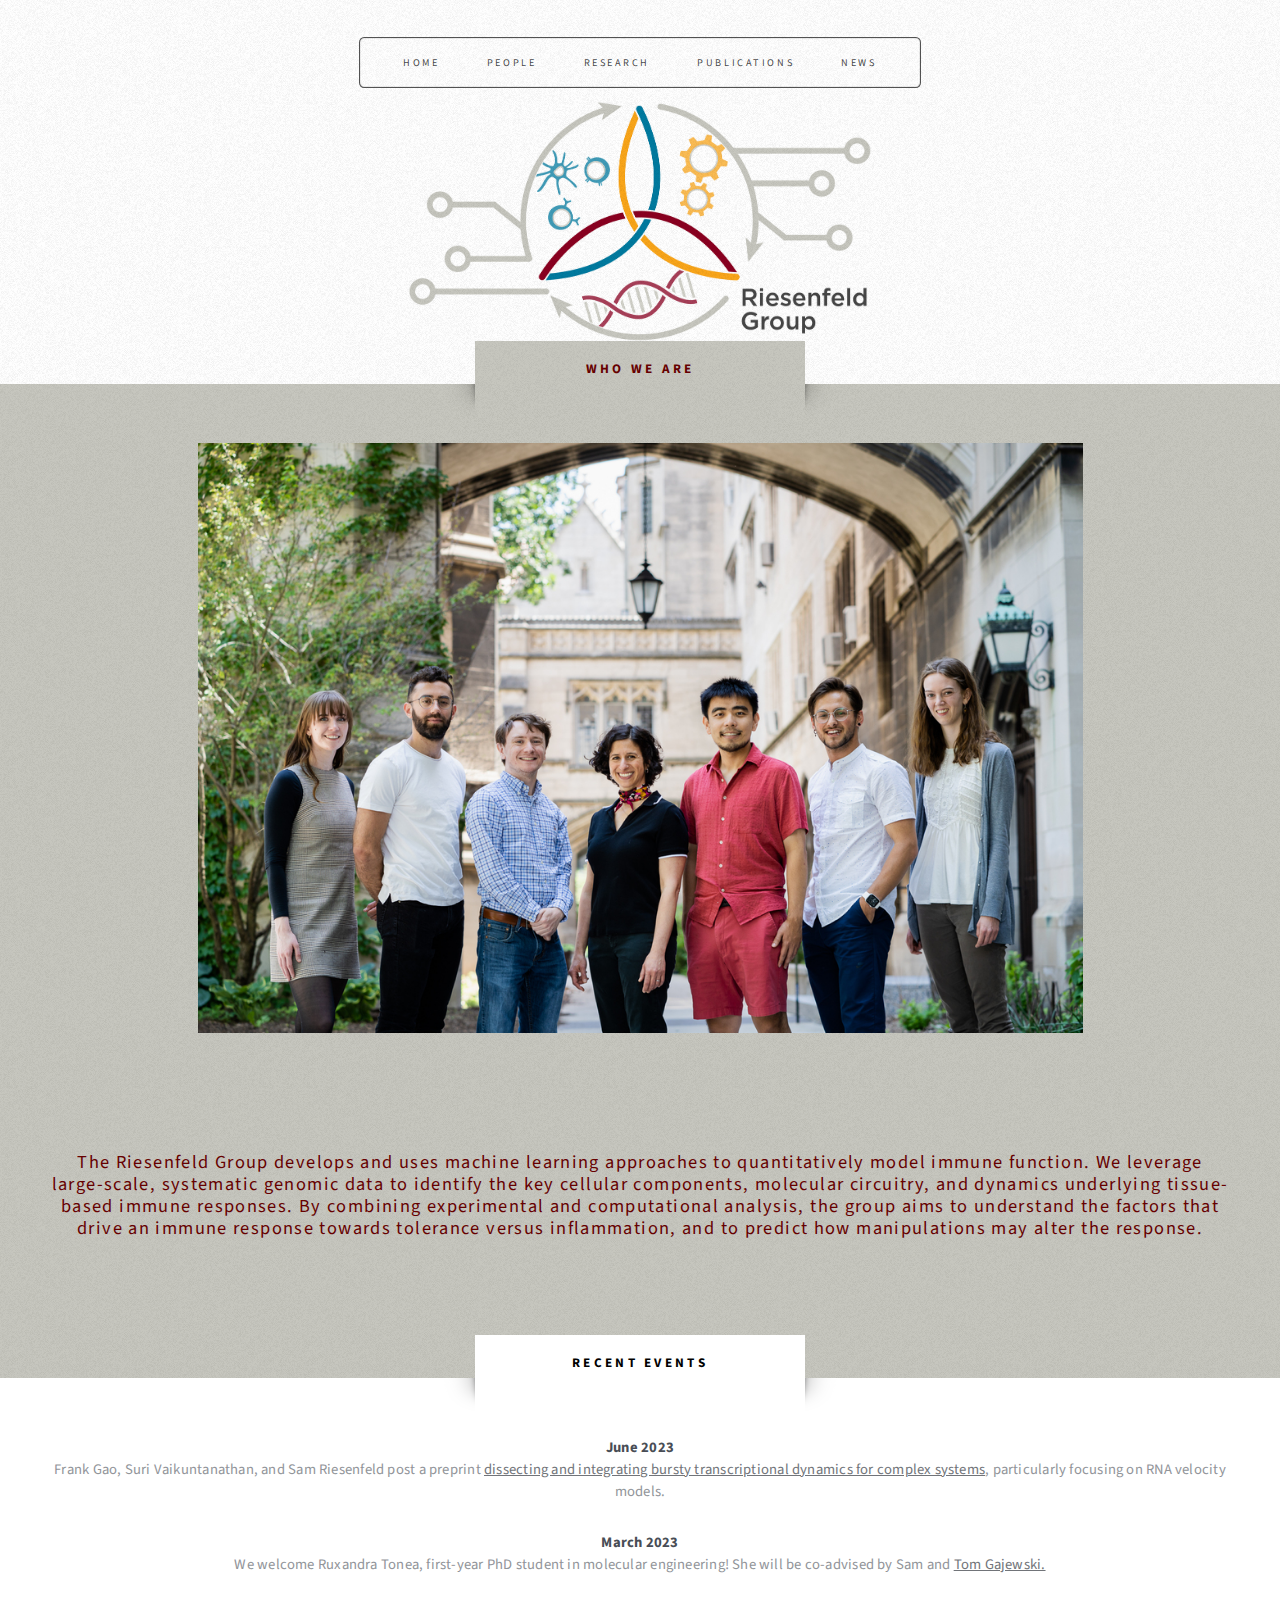
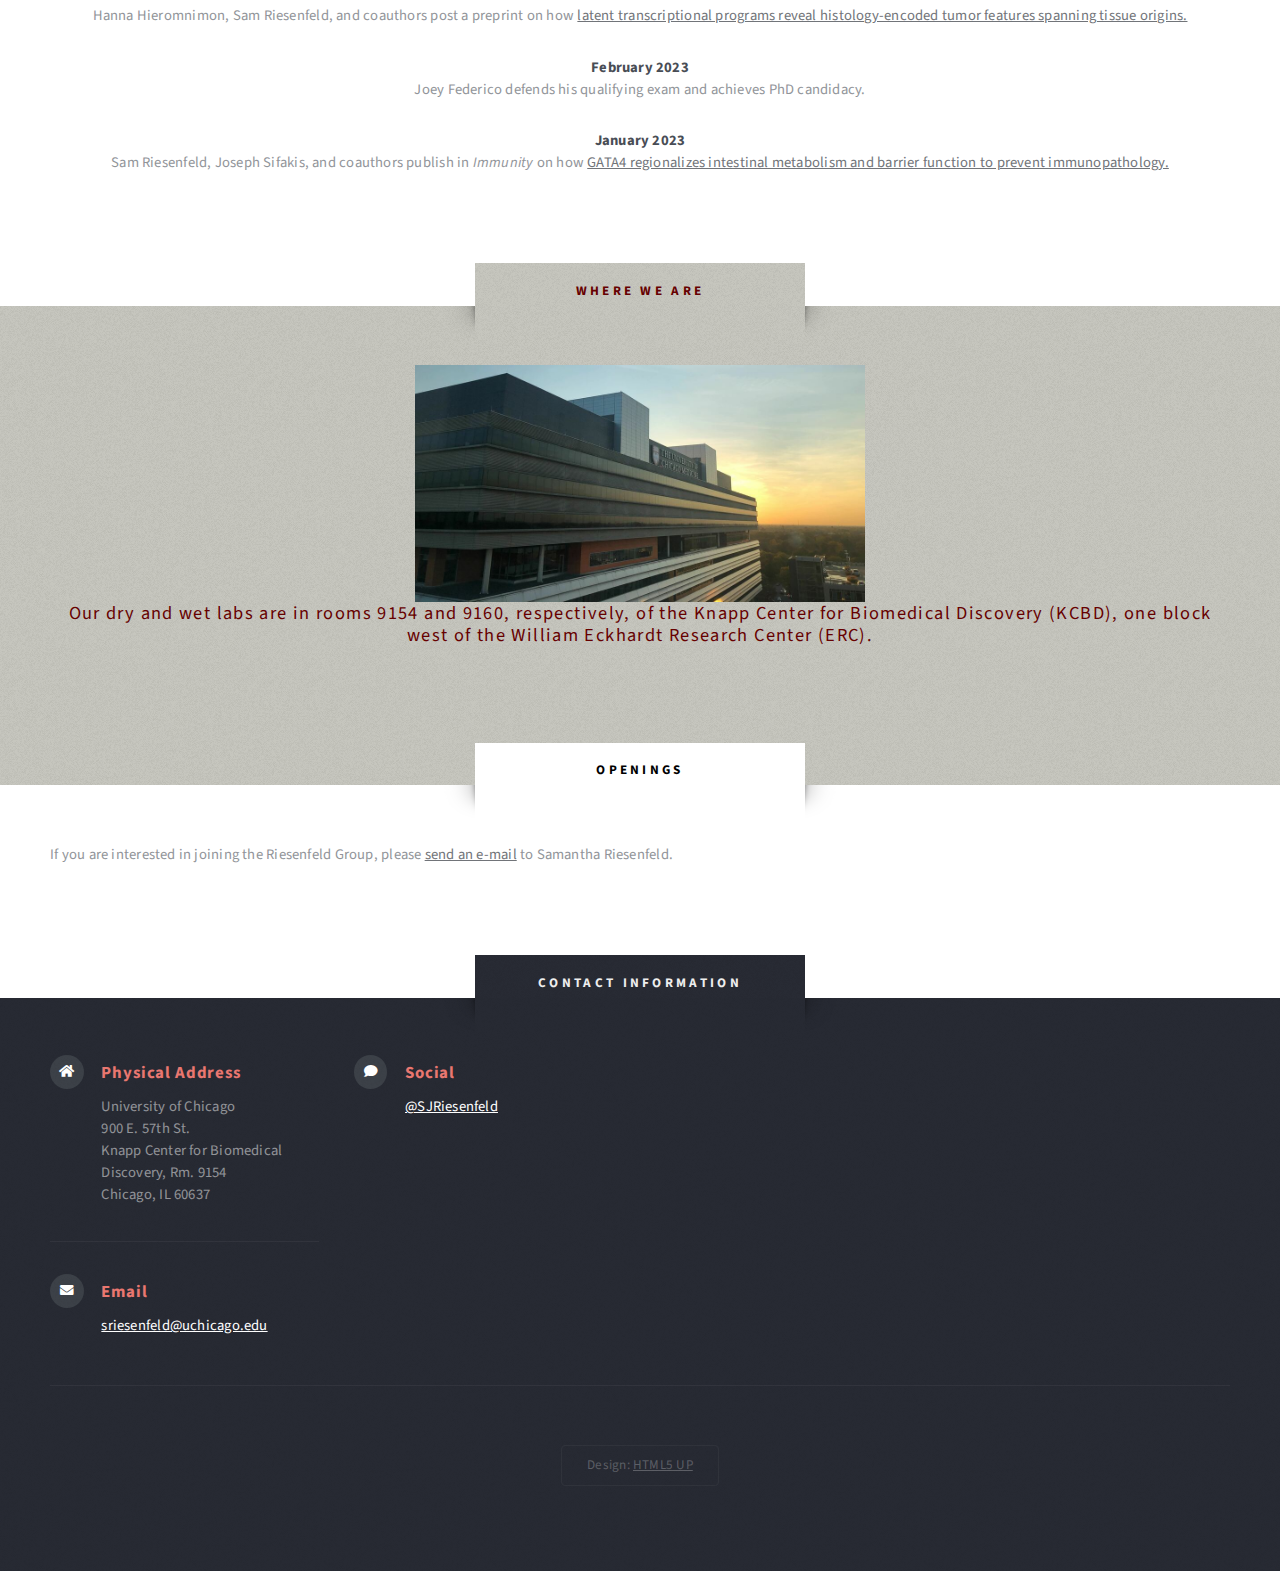
<file: index.html>
<!DOCTYPE HTML>
<!--
	Escape Velocity by HTML5 UP
	html5up.net | @ajlkn
	Free for personal and commercial use under the CCA 3.0 license (html5up.net/license)
-->
<html>
	<head>
		<title>The Riesenfeld Group at UChicago</title>
		<meta charset="utf-8" />
		<meta name="viewport" content="width=device-width, initial-scale=1, user-scalable=no" />
		<link rel="stylesheet" href="assets/css/main.css" />
		<link rel="icon" type="image/x-icon" href="favicon.ico">
	</head>
	<body class="homepage is-preload">
		<div id="page-wrapper">

			<!-- Header -->
				<section id="header" class="wrapper">

					<!-- Logo -->
						<div id="logo"></div>

					<!-- Nav -->
						<nav id="nav">
							<ul>
								<!-- comment out dropdown
								<li class="current"><a href="index.html">Home</a></li>
								<li>
									<a href="#">Dropdown</a>
									<ul>
										<li><a href="#">Lorem ipsum</a></li>
										<li><a href="#">Magna veroeros</a></li>
										<li><a href="#">Etiam nisl</a></li>
										<li>
											<a href="#">Sed consequat</a>
											<ul>
												<li><a href="#">Lorem dolor</a></li>
												<li><a href="#">Amet consequat</a></li>
												<li><a href="#">Magna phasellus</a></li>
												<li><a href="#">Etiam nisl</a></li>
												<li><a href="#">Sed feugiat</a></li>
											</ul>
										</li>
										<li><a href="#">Nisl tempus</a></li>
									</ul>
								</li>
								-->
								<li><a href="index.html">Home</a></li>
								<li><a href="people.html">People</a></li>
								<li><a href="research.html">Research</a></li>
								<li><a href="publications.html">Publications</a></li>
								<li><a href="news.html">News</a></li>
							</ul>
						</nav>

				</section>

			<!-- Intro -->
				<section id="intro" class="wrapper style1">
					<div class="title">Who we are</div>
					<div class="container">
						<div id="content">
							<article class="box post">
								<a class="image featured">
									<img src="images/group_smol.jpg" alt="" />
								</a>
							</article>
						</div>
						<p class="style1">The Riesenfeld Group develops and uses machine learning approaches to quantitatively model immune function. We leverage large-scale, systematic genomic data to identify the key cellular components, molecular circuitry, and dynamics underlying tissue-based immune responses. By combining experimental and computational analysis, the group aims to understand the factors that drive an immune response towards tolerance versus inflammation, and to predict how manipulations may alter the response.</p>
						<!-- remove excess text
						<p class="style2">
							Escape Velocity is a free responsive<br class="mobile-hide" />
							site template by <a href="http://html5up.net" class="nobr">HTML5 UP</a>
						</p>
						<p class="style3">It's <strong>responsive</strong>, built on <strong>HTML5</strong> and <strong>CSS3</strong>, and released for
						free under the <a href="http://html5up.net/license">Creative Commons Attribution 3.0 license</a>, so use it for any of
						your personal or commercial projects &ndash; just be sure to credit us!</p>
						-->

						<!-- remove button
						<ul class="actions">
							<li><a href="#" class="button style3 large">Proceed</a></li>
						</ul>
						--->
					</div>
				</section>

			<!-- Dynamically populated news-->
				<section id="intro" class="wrapper style2">
					<div class="title">Recent Events</div>
					<div class="container">
						<h2>June 2023</h2>
<p>Frank Gao, Suri Vaikuntanathan, and Sam Riesenfeld post a preprint <a href=https://doi.org/10.1101/2023.06.13.544828>dissecting and integrating bursty transcriptional dynamics for complex systems</a>, particularly focusing on RNA velocity models.</p>
<h2>March 2023</h2>
<p>We welcome Ruxandra Tonea, first-year PhD student in molecular engineering! She will be co-advised by Sam and <a href=https://pathology.uchicago.edu/faculty/thomas-f-gajewski-md-phd>Tom Gajewski.</a></p>
<p>Hanna Hieromnimon, Sam Riesenfeld, and coauthors post a preprint on how <a href=https://doi.org/10.1101/2023.03.22.533810>latent transcriptional programs reveal histology-encoded tumor features spanning tissue origins.</a></p>
<h2>February 2023</h2>
<p>Joey Federico defends his qualifying exam and achieves PhD candidacy.</p>
<h2>January 2023</h2>
<p>Sam Riesenfeld, Joseph Sifakis, and coauthors publish in <i>Immunity</i> on how <a href=https://www.cell.com/immunity/fulltext/S1074-7613(22)00645-8>GATA4 regionalizes intestinal metabolism and barrier function to prevent immunopathology.</a></p>

					</div>
				</section>

			<!-- Main -->
				<!-- Intro (not actually, but same style) -->
				<section id="intro" class="wrapper style1">
					<div class="title">Where we are</div>
					<div class="container">
						<!-- <a href="#" class="image left"> -->
						<a class="image centered">
							<img src="images/from_window_cropped.jpg" alt="" />
						</a>
						<p class="style1">Our dry and wet labs are in rooms 9154 and 9160, respectively, of the Knapp Center for Biomedical Discovery (KCBD), one block west of the William Eckhardt Research Center (ERC).</p>
					</div>
				</section>

				<!-- Main (not actually, but same style) -->
				<section id="main" class="wrapper style2">
					<div class="title">Openings</div>
					<div class="container">
						<p class="style1">If you are interested in joining the Riesenfeld Group, please <a href="mailto: sriesenfeld@uchicago.edu">send an e-mail</a> to Samantha Riesenfeld.</p>
					</div>
				</section>

			<!-- Highlights -->
			<!-- remove highlights
				<section id="highlights" class="wrapper style3">
					<div class="title">The Endorsements</div>
					<div class="container">
						<div class="row aln-center">
							<div class="col-4 col-12-medium">
								<section class="highlight">
									<a href="#" class="image featured"><img src="images/pic02.jpg" alt="" /></a>
									<h3><a href="#">Aliquam diam consequat</a></h3>
									<p>Eget mattis at, laoreet vel amet sed velit aliquam diam ante, dolor aliquet sit amet vulputate mattis amet laoreet lorem.</p>
									<ul class="actions">
										<li><a href="#" class="button style1">Learn More</a></li>
									</ul>
								</section>
							</div>
							<div class="col-4 col-12-medium">
								<section class="highlight">
									<a href="#" class="image featured"><img src="images/pic03.jpg" alt="" /></a>
									<h3><a href="#">Nisl adipiscing sed lorem</a></h3>
									<p>Eget mattis at, laoreet vel amet sed velit aliquam diam ante, dolor aliquet sit amet vulputate mattis amet laoreet lorem.</p>
									<ul class="actions">
										<li><a href="#" class="button style1">Learn More</a></li>
									</ul>
								</section>
							</div>
							<div class="col-4 col-12-medium">
								<section class="highlight">
									<a href="#" class="image featured"><img src="images/pic04.jpg" alt="" /></a>
									<h3><a href="#">Mattis tempus lorem</a></h3>
									<p>Eget mattis at, laoreet vel amet sed velit aliquam diam ante, dolor aliquet sit amet vulputate mattis amet laoreet lorem.</p>
									<ul class="actions">
										<li><a href="#" class="button style1">Learn More</a></li>
									</ul>
								</section>
							</div>
						</div>
					</div>
				</section>
			-->

			<!-- Footer -->
				<section id="footer" class="wrapper">
					<div class="title">Contact Information</div>
					<div class="container">
						<div class="row">
							<div class="col-6 col-12-medium">

								<!-- Contact -->
									<section class="feature-list small">
										<div class="row">
											<div class="col-6 col-12-small">
												<section>
													<h3 class="icon solid fa-home">Physical Address</h3>
													<p>
														University of Chicago<br />
														900 E. 57th St.<br />
														Knapp Center for Biomedical Discovery, Rm. 9154<br />
														Chicago, IL 60637
													</p>
												</section>
											</div>
											<div class="col-6 col-12-small">
												<section>
													<h3 class="icon solid fa-comment">Social</h3>
													<p>
														<a href="#">@SJRiesenfeld</a><br />
													</p>
												</section>
											</div>
											<div class="col-6 col-12-small">
												<section>
													<h3 class="icon solid fa-envelope">Email</h3>
													<p>
														<a href="mailto: sriesenfeld@uchicago.edu">sriesenfeld@uchicago.edu</a>
													</p>
												</section>
											</div>
											<div class="col-6 col-12-small">
											</div>
										</div>
									</section>

							</div>
						</div>
						<div id="copyright">
							<ul>
								<li>Design: <a href="http://html5up.net">HTML5 UP</a></li>
							</ul>
						</div>
					</div>
				</section>

		</div>

		<!-- Scripts -->
			<script src="assets/js/jquery.min.js"></script>
			<script src="assets/js/jquery.dropotron.min.js"></script>
			<script src="assets/js/browser.min.js"></script>
			<script src="assets/js/breakpoints.min.js"></script>
			<script src="assets/js/util.js"></script>
			<script src="assets/js/main.js"></script>

	</body>
</html>
</file>
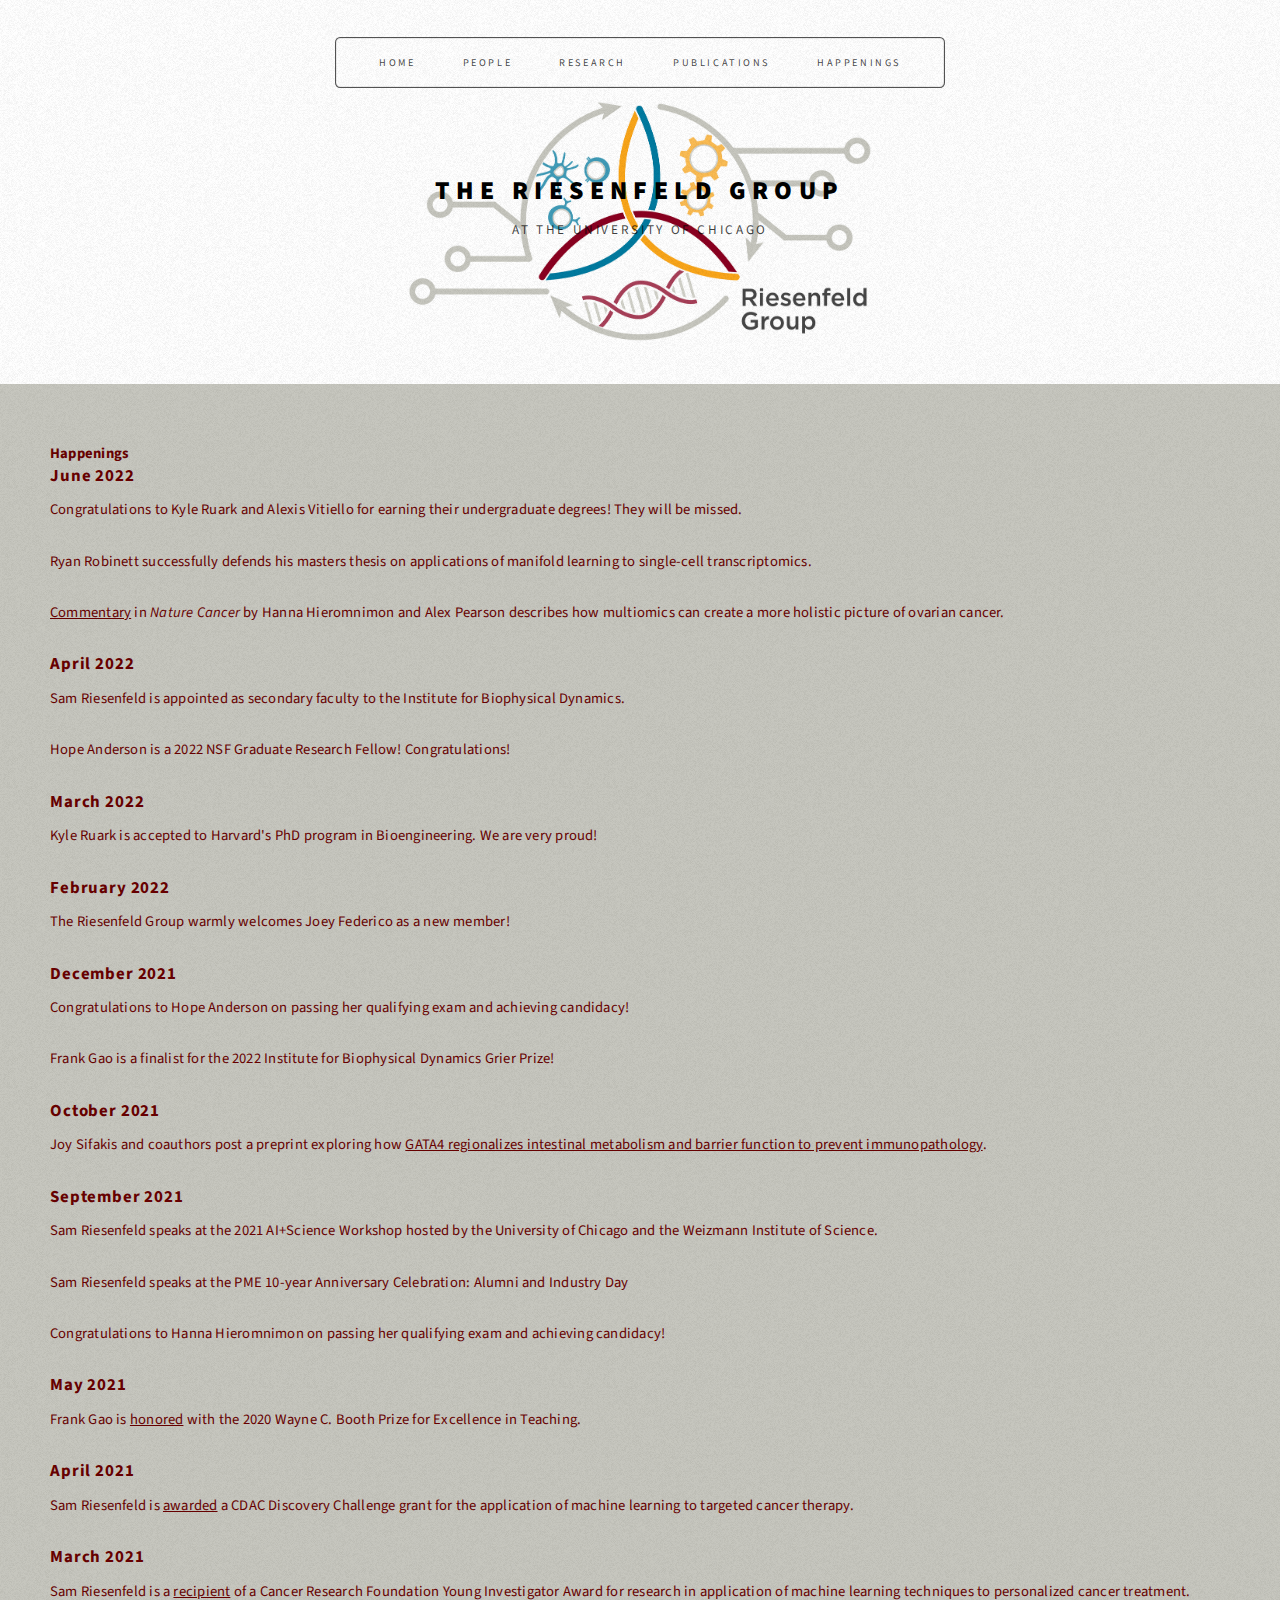
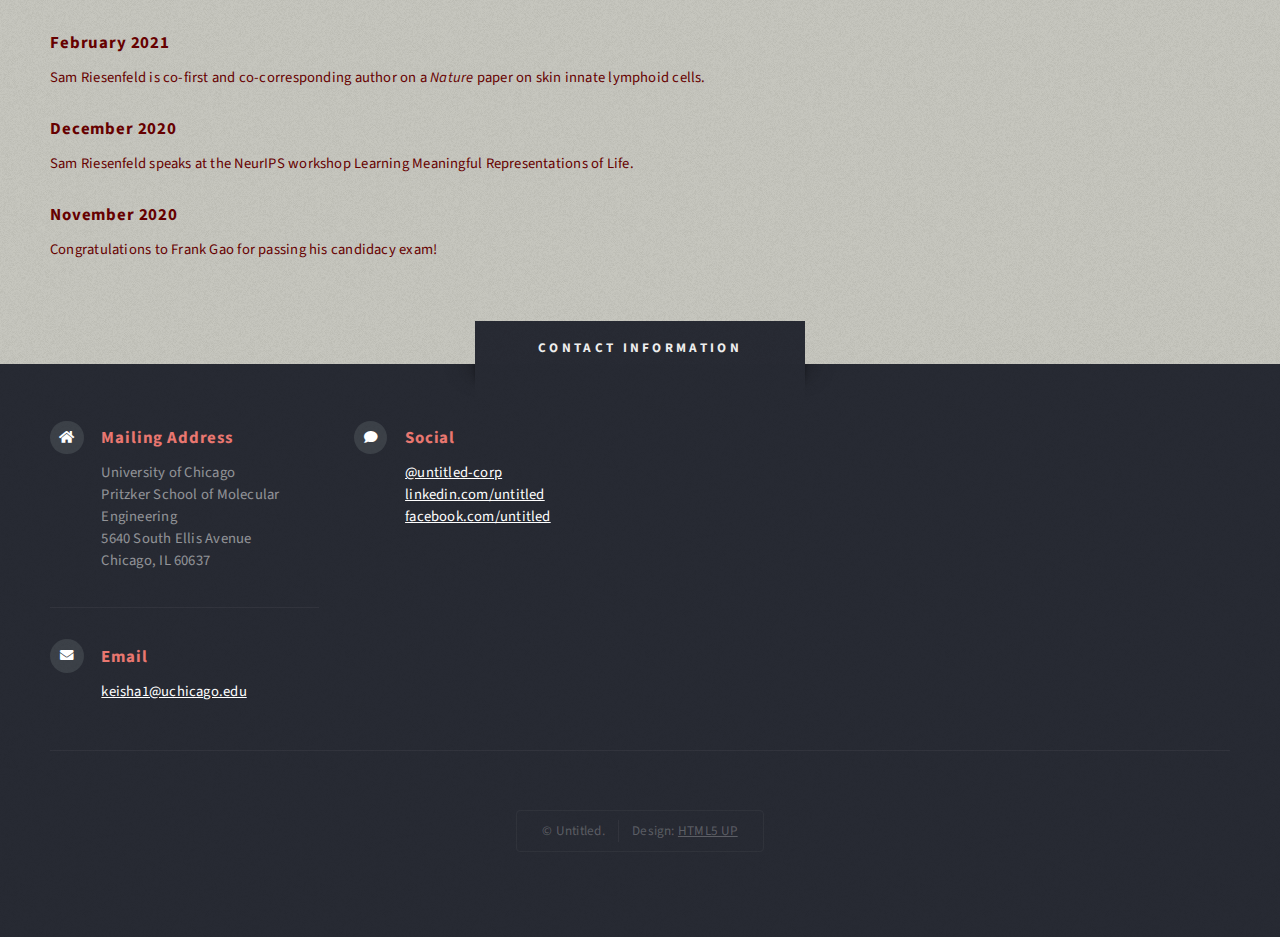
<file: happenings.html>
<!DOCTYPE HTML>
<!--
	Escape Velocity by HTML5 UP
	html5up.net | @ajlkn
	Free for personal and commercial use under the CCA 3.0 license (html5up.net/license)
-->
<html>
	<head>
		<title>The Riesenfeld Group at UChicago---Happenings</title>
		<meta charset="utf-8" />
		<meta name="viewport" content="width=device-width, initial-scale=1, user-scalable=no" />
		<link rel="stylesheet" href="assets/css/main.css" />
		<link rel="icon" type="image/x-icon" href="favicon.ico">
	</head>
	<body class="homepage is-preload">
		<div id="page-wrapper">

			<!-- Header -->
				<section id="header" class="wrapper">

					<!-- Logo -->
						<div id="logo">
							<h1><a href="index.html">The Riesenfeld Group</a></h1>
							<p>at the University of Chicago</p>
						</div>

					<!-- Nav -->
						<nav id="nav">
							<ul>
								<li><a href="index.html">Home</a></li>
								<li><a href="people.html">People</a></li>
								<li><a href="research.html">Research</a></li>
								<li><a href="publications.html">Publications</a></li>
								<li><a href="happenings.html">Happenings</a></li>
							</ul>
						</nav>

				</section>

			<!-- Main -->
				<div id="main" class="wrapper style1">
					<!--<div class="title">Happenings</div>-->
					<div class="container">
						<h1 class=style1>Happenings</h1>
						<!-- Content -->
							<div id="content">
								<article class="box post">
									<h2>June 2022</h2>
<p>Congratulations to Kyle Ruark and Alexis Vitiello for earning their undergraduate degrees! They will be missed.</p>
<p>Ryan Robinett successfully defends his masters thesis on applications of manifold learning to single-cell transcriptomics.</p>
<p><a href=https://www.nature.com/articles/s43018-022-00397-8>Commentary</a> in <i>Nature Cancer</i> by Hanna Hieromnimon and Alex Pearson describes how multiomics can create a more holistic picture of ovarian cancer.</p>
<h2>April 2022</h2>
<p>Sam Riesenfeld is appointed as secondary faculty to the Institute for Biophysical Dynamics.</p>
<p>Hope Anderson is a 2022 NSF Graduate Research Fellow! Congratulations!</p>
<h2>March 2022</h2>
<p>Kyle Ruark is accepted to Harvard's PhD program in Bioengineering. We are very proud!</p>
<h2>February 2022</h2>
<p>The Riesenfeld Group warmly welcomes Joey Federico as a new member!</p>
<h2>December 2021</h2>
<p>Congratulations to Hope Anderson on passing her qualifying exam and achieving candidacy!</p>
<p>Frank Gao is a finalist for the 2022 Institute for Biophysical Dynamics Grier Prize!</p>
<h2>October 2021</h2>
<p>Joy Sifakis and coauthors post a preprint exploring how <a href=https://www.biorxiv.org/content/10.1101/2021.10.28.466194v2>GATA4 regionalizes intestinal metabolism and barrier function to prevent immunopathology</a>.</p>
<h2>September 2021</h2>
<p>Sam Riesenfeld speaks at the 2021 AI+Science Workshop hosted by the University of Chicago and the Weizmann Institute of Science.</p>
<p>Sam Riesenfeld speaks at the PME 10-year Anniversary Celebration: Alumni and Industry Day</p>
<p>Congratulations to Hanna Hieromnimon on passing her qualifying exam and achieving candidacy!</p>
<h2>May 2021</h2>
<p>Frank Gao is <a href=https://physicalsciences.uchicago.edu/news/article/graduate-students-recognized-for-exceptional-teaching-of-undergraduates/>honored</a> with the 2020 Wayne C. Booth Prize for Excellence in Teaching.</p>
<h2>April 2021</h2>
<p>Sam Riesenfeld is <a href=https://datascience.uchicago.edu/news/cdac-discovery-challenge-awardees-train-data-science-on-medicine-clean-water-and-education/>awarded</a> a CDAC Discovery Challenge grant for the application of machine learning to targeted cancer therapy.</p>
<h2>March 2021</h2>
<p>Sam Riesenfeld is a <a href=https://pme.uchicago.edu/news/huanhuan-joyce-chen-and-samantha-riesenfeld-named-crf-young-investigators>recipient</a> of a Cancer Research Foundation Young Investigator Award for research in application of machine learning techniques to personalized cancer treatment.</p>
<h2>February 2021</h2>
<p>Sam Riesenfeld is co-first and co-corresponding author on a <i>Nature</i> paper on skin innate lymphoid cells.</p>
<h2>December 2020</h2>
<p>Sam Riesenfeld speaks at the NeurIPS workshop Learning Meaningful Representations of Life.</p>
<h2>November 2020</h2>
<p>Congratulations to Frank Gao for passing his candidacy exam!</p>

								</article>
							</div>

					</div>
				</div>

			<!-- Footer -->
				<section id="footer" class="wrapper">
					<div class="title">Contact Information</div>
					<div class="container">
						<div class="row">
							<div class="col-6 col-12-medium">

								<!-- Contact -->
									<section class="feature-list small">
										<div class="row">
											<div class="col-6 col-12-small">
												<section>
													<h3 class="icon solid fa-home">Mailing Address</h3>
													<p>
														University of Chicago<br />
														Pritzker School of Molecular Engineering<br />
														5640 South Ellis Avenue<br />
														Chicago, IL 60637
													</p>
												</section>
											</div>
											<div class="col-6 col-12-small">
												<section>
													<h3 class="icon solid fa-comment">Social</h3>
													<p>
														<a href="#">@untitled-corp</a><br />
														<a href="#">linkedin.com/untitled</a><br />
														<a href="#">facebook.com/untitled</a>
													</p>
												</section>
											</div>
											<div class="col-6 col-12-small">
												<section>
													<h3 class="icon solid fa-envelope">Email</h3>
													<p>
														<a href="#">keisha1@uchicago.edu</a>
													</p>
												</section>
											</div>
										</div>
									</section>

							</div>
						</div>
						<div id="copyright">
							<ul>
								<li>&copy; Untitled.</li><li>Design: <a href="http://html5up.net">HTML5 UP</a></li>
							</ul>
						</div>
					</div>
				</section>

		</div>

		<!-- Scripts -->
			<script src="assets/js/jquery.min.js"></script>
			<script src="assets/js/jquery.dropotron.min.js"></script>
			<script src="assets/js/browser.min.js"></script>
			<script src="assets/js/breakpoints.min.js"></script>
			<script src="assets/js/util.js"></script>
			<script src="assets/js/main.js"></script>

	</body>
</html>
</file>
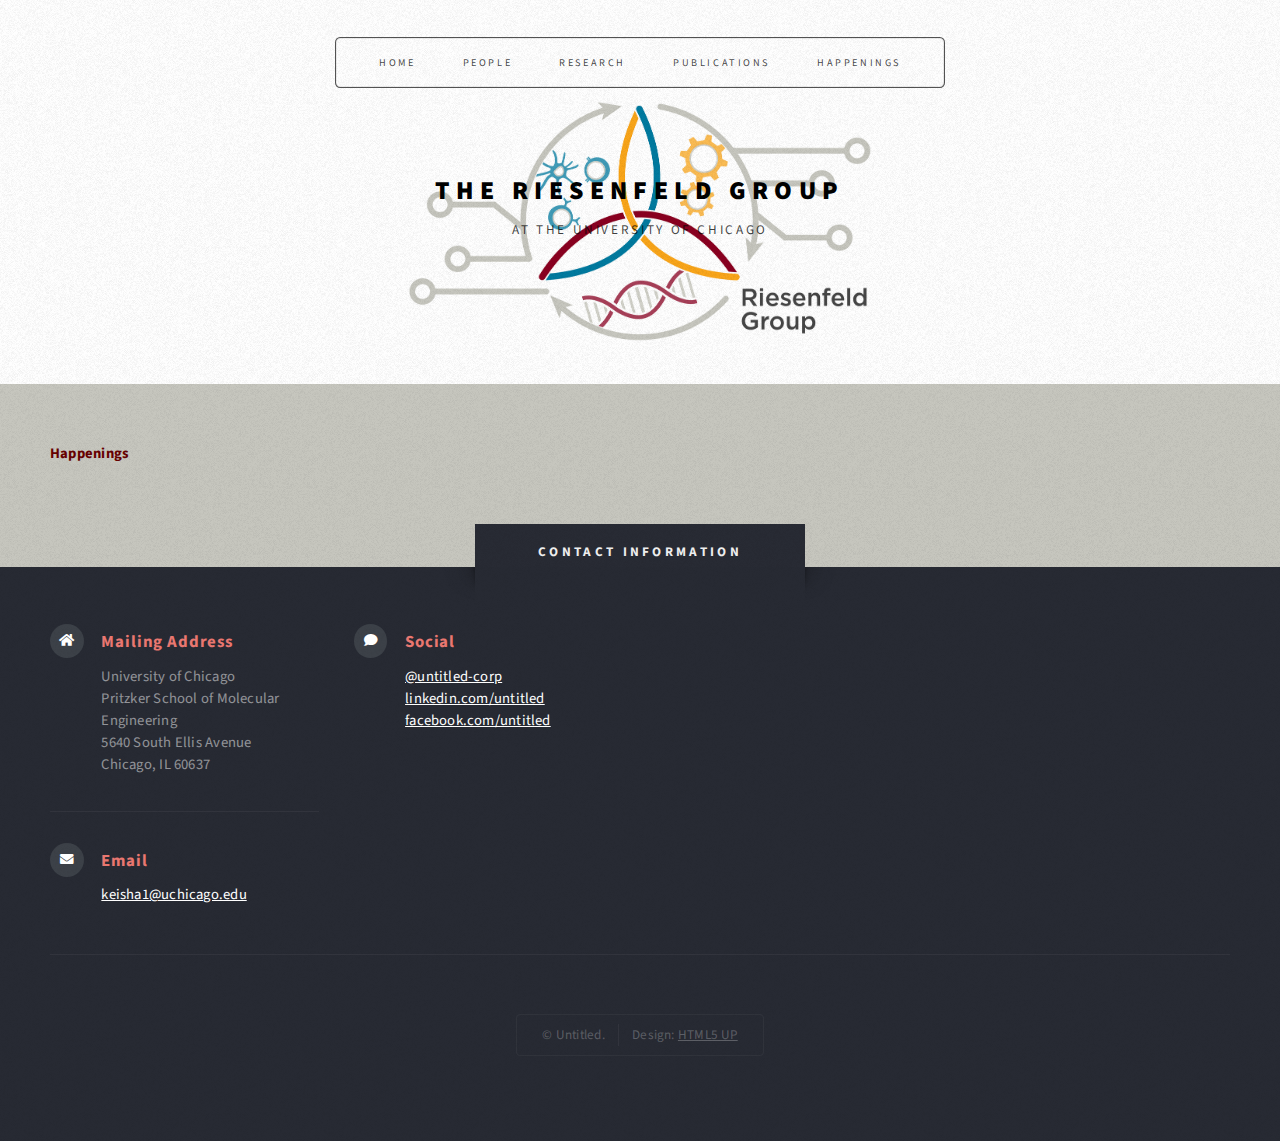
<file: happenings_pre.html>
<!DOCTYPE HTML>
<!--
	Escape Velocity by HTML5 UP
	html5up.net | @ajlkn
	Free for personal and commercial use under the CCA 3.0 license (html5up.net/license)
-->
<html>
	<head>
		<title>The Riesenfeld Group at UChicago---Happenings</title>
		<meta charset="utf-8" />
		<meta name="viewport" content="width=device-width, initial-scale=1, user-scalable=no" />
		<link rel="stylesheet" href="assets/css/main.css" />
		<link rel="icon" type="image/x-icon" href="favicon.ico">
	</head>
	<body class="homepage is-preload">
		<div id="page-wrapper">

			<!-- Header -->
				<section id="header" class="wrapper">

					<!-- Logo -->
						<div id="logo">
							<h1><a href="index.html">The Riesenfeld Group</a></h1>
							<p>at the University of Chicago</p>
						</div>

					<!-- Nav -->
						<nav id="nav">
							<ul>
								<li><a href="index.html">Home</a></li>
								<li><a href="people.html">People</a></li>
								<li><a href="research.html">Research</a></li>
								<li><a href="publications.html">Publications</a></li>
								<li><a href="happenings.html">Happenings</a></li>
							</ul>
						</nav>

				</section>

			<!-- Main -->
				<div id="main" class="wrapper style1">
					<!--<div class="title">Happenings</div>-->
					<div class="container">
						<h1 class=style1>Happenings</h1>
						<!-- Content -->
							<div id="content">
								<article class="box post">
									<!-- REPLACE ME -->
								</article>
							</div>

					</div>
				</div>

			<!-- Footer -->
				<section id="footer" class="wrapper">
					<div class="title">Contact Information</div>
					<div class="container">
						<div class="row">
							<div class="col-6 col-12-medium">

								<!-- Contact -->
									<section class="feature-list small">
										<div class="row">
											<div class="col-6 col-12-small">
												<section>
													<h3 class="icon solid fa-home">Mailing Address</h3>
													<p>
														University of Chicago<br />
														Pritzker School of Molecular Engineering<br />
														5640 South Ellis Avenue<br />
														Chicago, IL 60637
													</p>
												</section>
											</div>
											<div class="col-6 col-12-small">
												<section>
													<h3 class="icon solid fa-comment">Social</h3>
													<p>
														<a href="#">@untitled-corp</a><br />
														<a href="#">linkedin.com/untitled</a><br />
														<a href="#">facebook.com/untitled</a>
													</p>
												</section>
											</div>
											<div class="col-6 col-12-small">
												<section>
													<h3 class="icon solid fa-envelope">Email</h3>
													<p>
														<a href="#">keisha1@uchicago.edu</a>
													</p>
												</section>
											</div>
										</div>
									</section>

							</div>
						</div>
						<div id="copyright">
							<ul>
								<li>&copy; Untitled.</li><li>Design: <a href="http://html5up.net">HTML5 UP</a></li>
							</ul>
						</div>
					</div>
				</section>

		</div>

		<!-- Scripts -->
			<script src="assets/js/jquery.min.js"></script>
			<script src="assets/js/jquery.dropotron.min.js"></script>
			<script src="assets/js/browser.min.js"></script>
			<script src="assets/js/breakpoints.min.js"></script>
			<script src="assets/js/util.js"></script>
			<script src="assets/js/main.js"></script>

	</body>
</html>
</file>
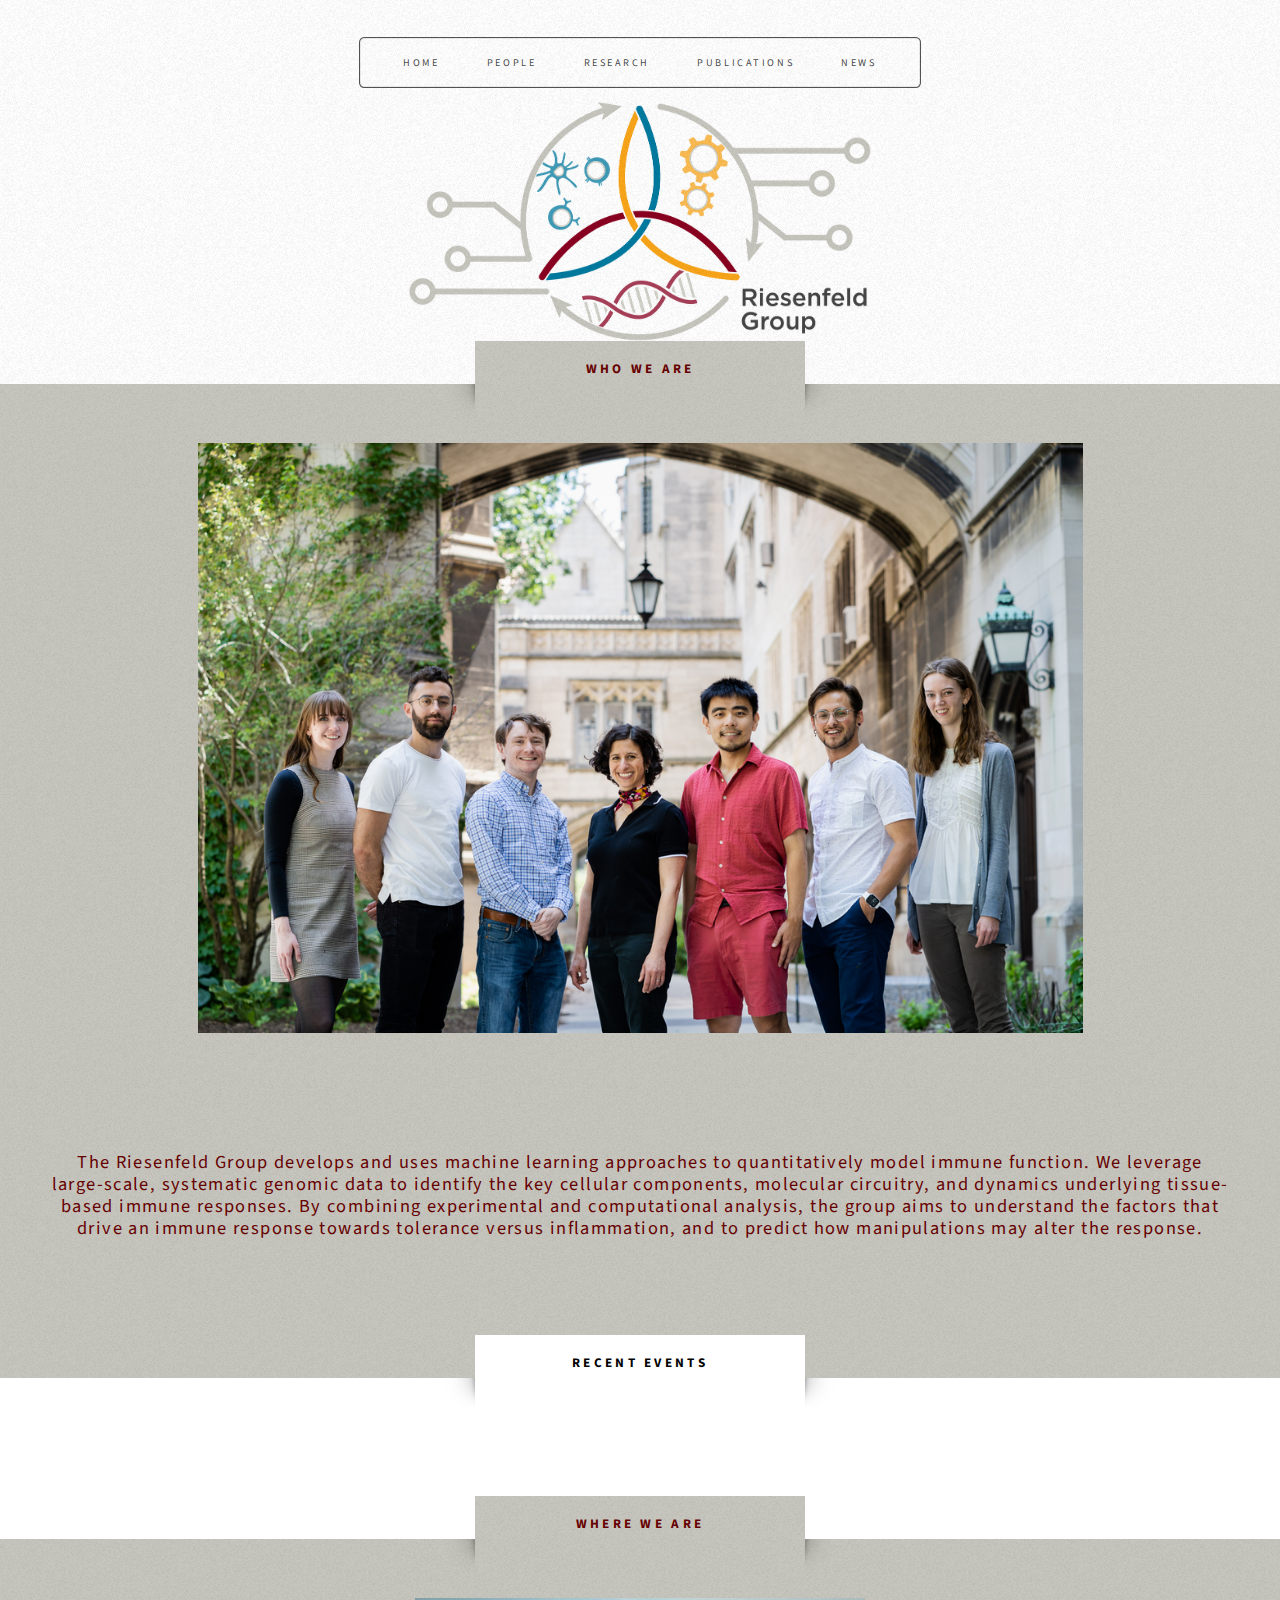
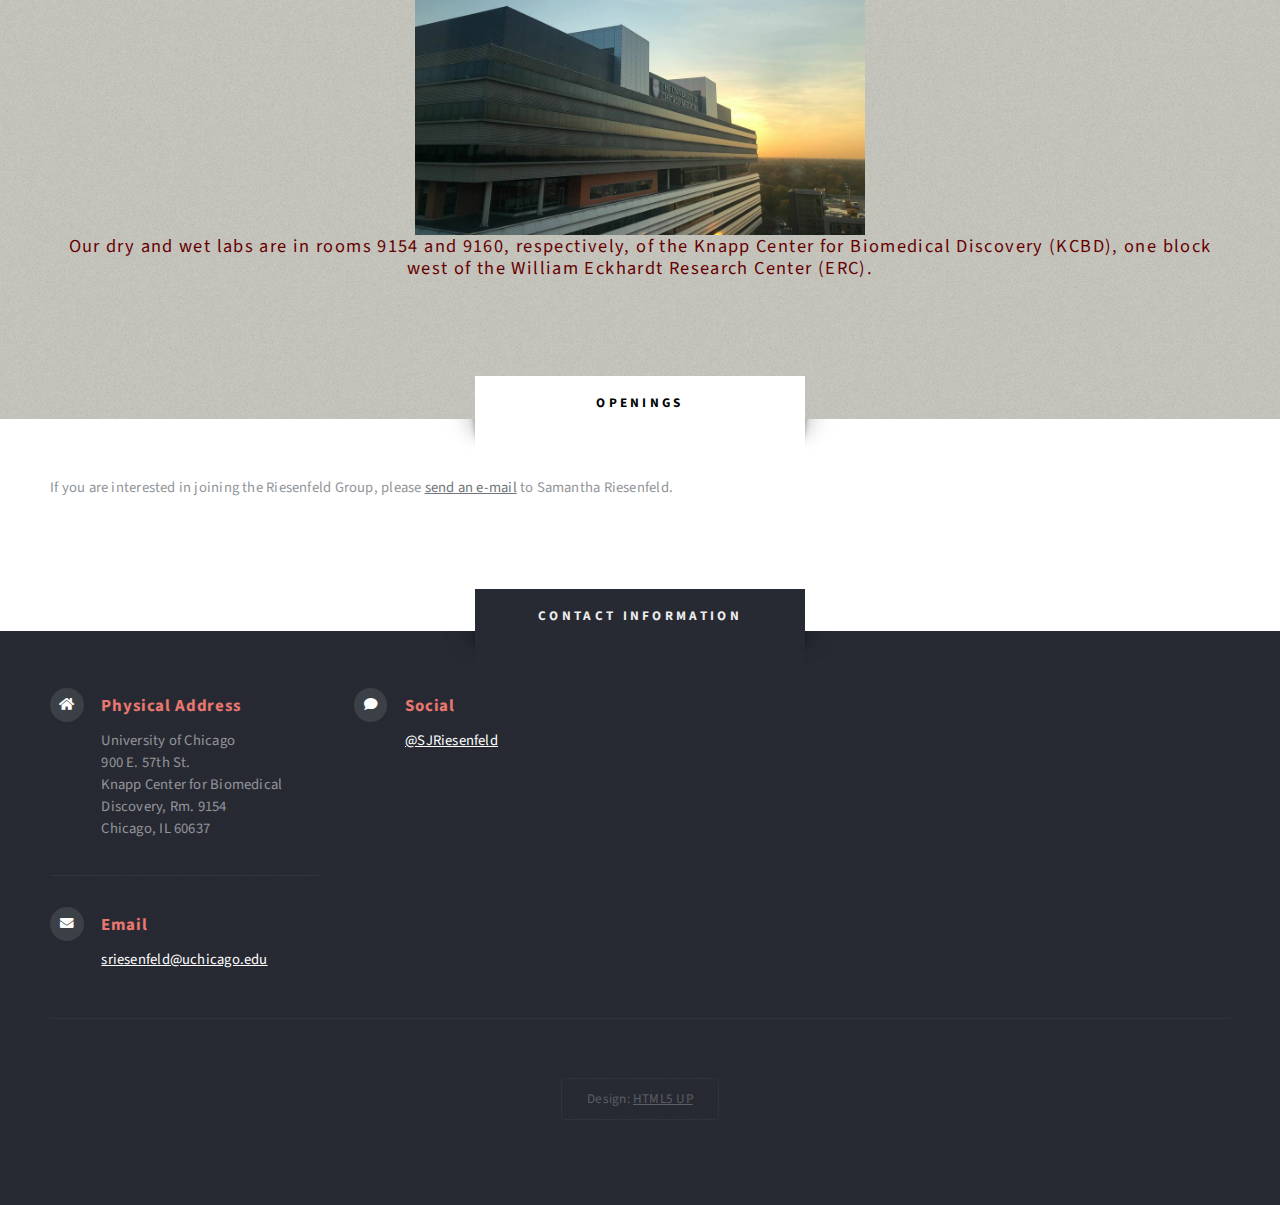
<file: index_pre.html>
<!DOCTYPE HTML>
<!--
	Escape Velocity by HTML5 UP
	html5up.net | @ajlkn
	Free for personal and commercial use under the CCA 3.0 license (html5up.net/license)
-->
<html>
	<head>
		<title>The Riesenfeld Group at UChicago</title>
		<meta charset="utf-8" />
		<meta name="viewport" content="width=device-width, initial-scale=1, user-scalable=no" />
		<link rel="stylesheet" href="assets/css/main.css" />
		<link rel="icon" type="image/x-icon" href="favicon.ico">
	</head>
	<body class="homepage is-preload">
		<div id="page-wrapper">

			<!-- Header -->
				<section id="header" class="wrapper">

					<!-- Logo -->
						<div id="logo"></div>

					<!-- Nav -->
						<nav id="nav">
							<ul>
								<!-- comment out dropdown
								<li class="current"><a href="index.html">Home</a></li>
								<li>
									<a href="#">Dropdown</a>
									<ul>
										<li><a href="#">Lorem ipsum</a></li>
										<li><a href="#">Magna veroeros</a></li>
										<li><a href="#">Etiam nisl</a></li>
										<li>
											<a href="#">Sed consequat</a>
											<ul>
												<li><a href="#">Lorem dolor</a></li>
												<li><a href="#">Amet consequat</a></li>
												<li><a href="#">Magna phasellus</a></li>
												<li><a href="#">Etiam nisl</a></li>
												<li><a href="#">Sed feugiat</a></li>
											</ul>
										</li>
										<li><a href="#">Nisl tempus</a></li>
									</ul>
								</li>
								-->
								<li><a href="index.html">Home</a></li>
								<li><a href="people.html">People</a></li>
								<li><a href="research.html">Research</a></li>
								<li><a href="publications.html">Publications</a></li>
								<li><a href="news.html">News</a></li>
							</ul>
						</nav>

				</section>

			<!-- Intro -->
				<section id="intro" class="wrapper style1">
					<div class="title">Who we are</div>
					<div class="container">
						<div id="content">
							<article class="box post">
								<a class="image featured">
									<img src="images/group_smol.jpg" alt="" />
								</a>
							</article>
						</div>
						<p class="style1">The Riesenfeld Group develops and uses machine learning approaches to quantitatively model immune function. We leverage large-scale, systematic genomic data to identify the key cellular components, molecular circuitry, and dynamics underlying tissue-based immune responses. By combining experimental and computational analysis, the group aims to understand the factors that drive an immune response towards tolerance versus inflammation, and to predict how manipulations may alter the response.</p>
						<!-- remove excess text
						<p class="style2">
							Escape Velocity is a free responsive<br class="mobile-hide" />
							site template by <a href="http://html5up.net" class="nobr">HTML5 UP</a>
						</p>
						<p class="style3">It's <strong>responsive</strong>, built on <strong>HTML5</strong> and <strong>CSS3</strong>, and released for
						free under the <a href="http://html5up.net/license">Creative Commons Attribution 3.0 license</a>, so use it for any of
						your personal or commercial projects &ndash; just be sure to credit us!</p>
						-->

						<!-- remove button
						<ul class="actions">
							<li><a href="#" class="button style3 large">Proceed</a></li>
						</ul>
						--->
					</div>
				</section>

			<!-- Dynamically populated news-->
				<section id="intro" class="wrapper style2">
					<div class="title">Recent Events</div>
					<div class="container">
						<!-- REPLACE ME -->
					</div>
				</section>

			<!-- Main -->
				<!-- Intro (not actually, but same style) -->
				<section id="intro" class="wrapper style1">
					<div class="title">Where we are</div>
					<div class="container">
						<!-- <a href="#" class="image left"> -->
						<a class="image centered">
							<img src="images/from_window_cropped.jpg" alt="" />
						</a>
						<p class="style1">Our dry and wet labs are in rooms 9154 and 9160, respectively, of the Knapp Center for Biomedical Discovery (KCBD), one block west of the William Eckhardt Research Center (ERC).</p>
					</div>
				</section>

				<!-- Main (not actually, but same style) -->
				<section id="main" class="wrapper style2">
					<div class="title">Openings</div>
					<div class="container">
						<p class="style1">If you are interested in joining the Riesenfeld Group, please <a href="mailto: sriesenfeld@uchicago.edu">send an e-mail</a> to Samantha Riesenfeld.</p>
					</div>
				</section>

			<!-- Highlights -->
			<!-- remove highlights
				<section id="highlights" class="wrapper style3">
					<div class="title">The Endorsements</div>
					<div class="container">
						<div class="row aln-center">
							<div class="col-4 col-12-medium">
								<section class="highlight">
									<a href="#" class="image featured"><img src="images/pic02.jpg" alt="" /></a>
									<h3><a href="#">Aliquam diam consequat</a></h3>
									<p>Eget mattis at, laoreet vel amet sed velit aliquam diam ante, dolor aliquet sit amet vulputate mattis amet laoreet lorem.</p>
									<ul class="actions">
										<li><a href="#" class="button style1">Learn More</a></li>
									</ul>
								</section>
							</div>
							<div class="col-4 col-12-medium">
								<section class="highlight">
									<a href="#" class="image featured"><img src="images/pic03.jpg" alt="" /></a>
									<h3><a href="#">Nisl adipiscing sed lorem</a></h3>
									<p>Eget mattis at, laoreet vel amet sed velit aliquam diam ante, dolor aliquet sit amet vulputate mattis amet laoreet lorem.</p>
									<ul class="actions">
										<li><a href="#" class="button style1">Learn More</a></li>
									</ul>
								</section>
							</div>
							<div class="col-4 col-12-medium">
								<section class="highlight">
									<a href="#" class="image featured"><img src="images/pic04.jpg" alt="" /></a>
									<h3><a href="#">Mattis tempus lorem</a></h3>
									<p>Eget mattis at, laoreet vel amet sed velit aliquam diam ante, dolor aliquet sit amet vulputate mattis amet laoreet lorem.</p>
									<ul class="actions">
										<li><a href="#" class="button style1">Learn More</a></li>
									</ul>
								</section>
							</div>
						</div>
					</div>
				</section>
			-->

			<!-- Footer -->
				<section id="footer" class="wrapper">
					<div class="title">Contact Information</div>
					<div class="container">
						<div class="row">
							<div class="col-6 col-12-medium">

								<!-- Contact -->
									<section class="feature-list small">
										<div class="row">
											<div class="col-6 col-12-small">
												<section>
													<h3 class="icon solid fa-home">Physical Address</h3>
													<p>
														University of Chicago<br />
														900 E. 57th St.<br />
														Knapp Center for Biomedical Discovery, Rm. 9154<br />
														Chicago, IL 60637
													</p>
												</section>
											</div>
											<div class="col-6 col-12-small">
												<section>
													<h3 class="icon solid fa-comment">Social</h3>
													<p>
														<a href="#">@SJRiesenfeld</a><br />
													</p>
												</section>
											</div>
											<div class="col-6 col-12-small">
												<section>
													<h3 class="icon solid fa-envelope">Email</h3>
													<p>
														<a href="mailto: sriesenfeld@uchicago.edu">sriesenfeld@uchicago.edu</a>
													</p>
												</section>
											</div>
											<div class="col-6 col-12-small">
											</div>
										</div>
									</section>

							</div>
						</div>
						<div id="copyright">
							<ul>
								<li>Design: <a href="http://html5up.net">HTML5 UP</a></li>
							</ul>
						</div>
					</div>
				</section>

		</div>

		<!-- Scripts -->
			<script src="assets/js/jquery.min.js"></script>
			<script src="assets/js/jquery.dropotron.min.js"></script>
			<script src="assets/js/browser.min.js"></script>
			<script src="assets/js/breakpoints.min.js"></script>
			<script src="assets/js/util.js"></script>
			<script src="assets/js/main.js"></script>

	</body>
</html>
</file>
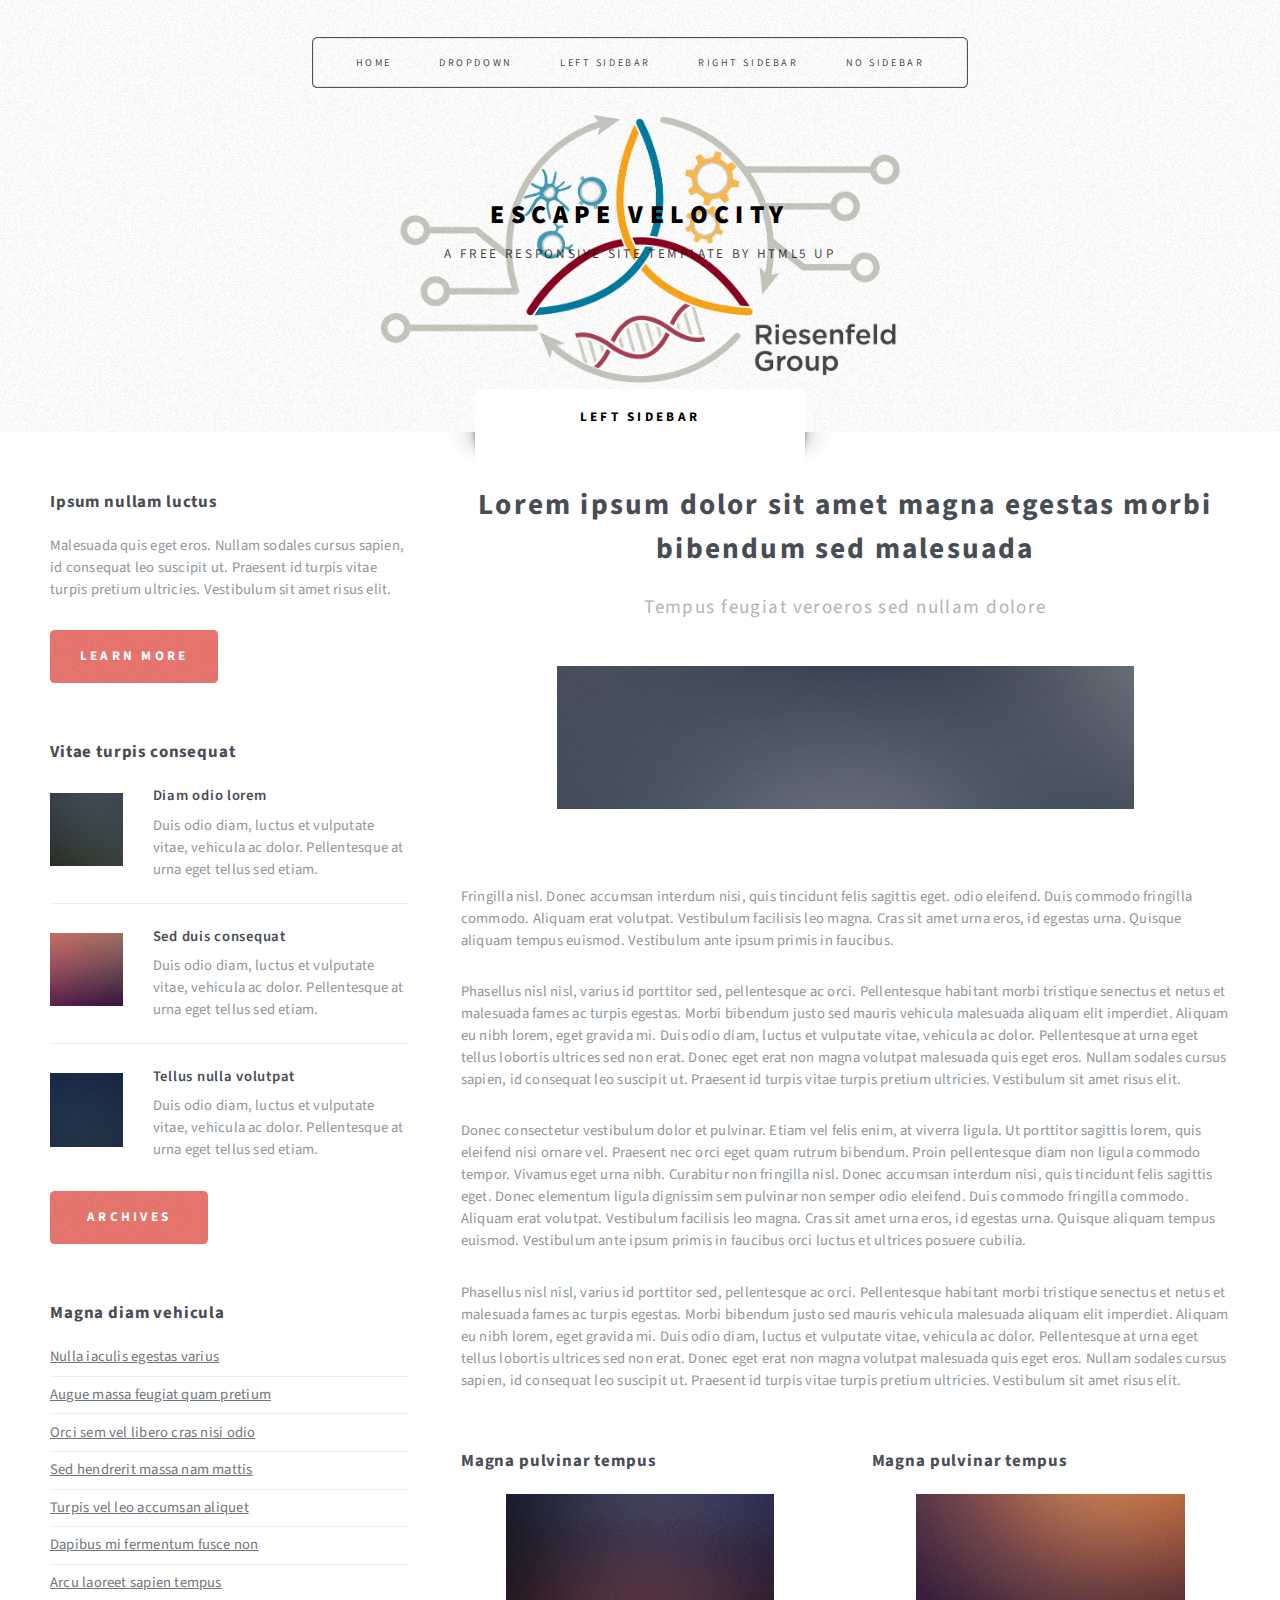
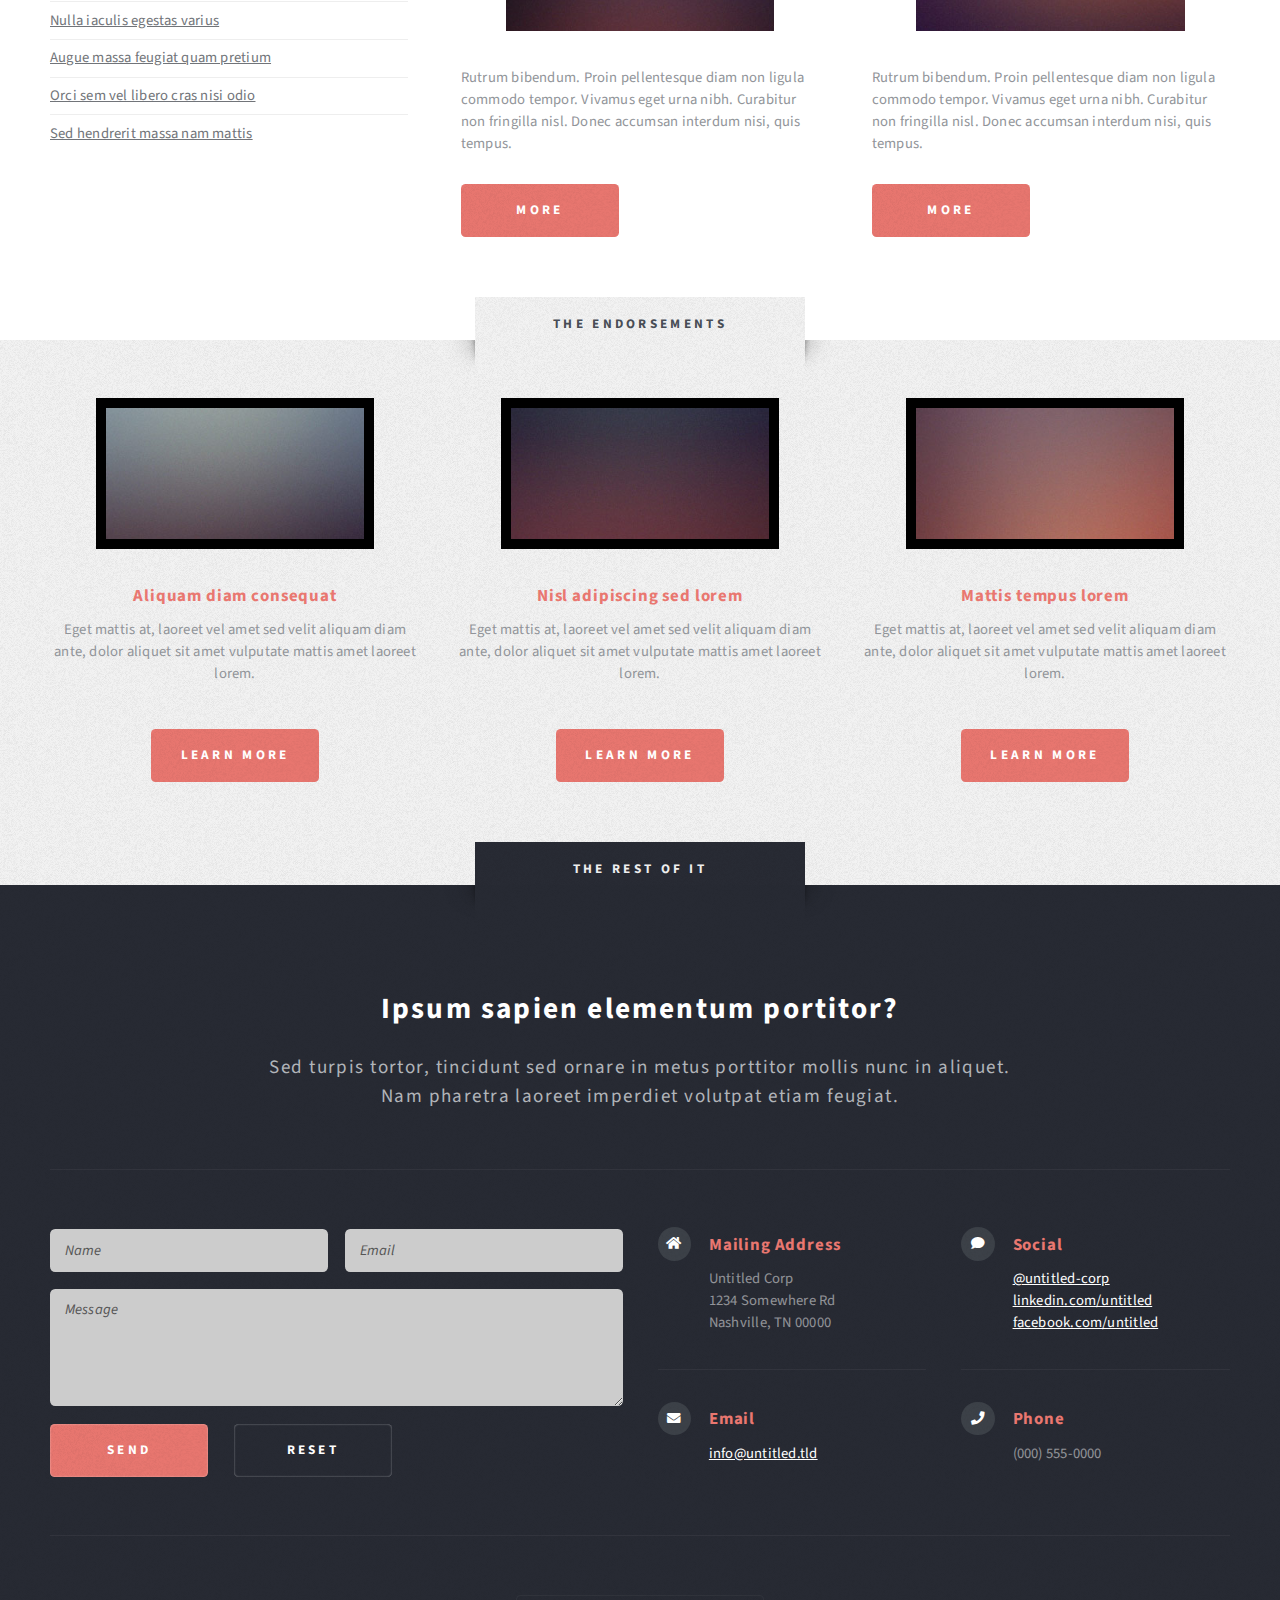
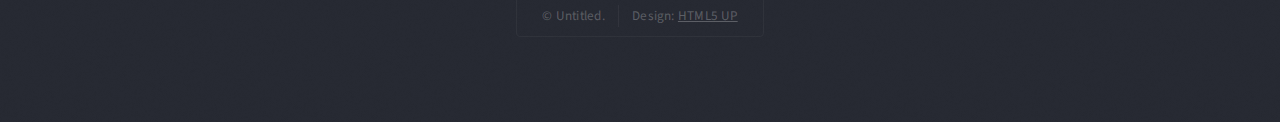
<file: left-sidebar.html>
<!DOCTYPE HTML>
<!--
	Escape Velocity by HTML5 UP
	html5up.net | @ajlkn
	Free for personal and commercial use under the CCA 3.0 license (html5up.net/license)
-->
<html>
	<head>
		<title>Left Sidebar - Escape Velocity by HTML5 UP</title>
		<meta charset="utf-8" />
		<meta name="viewport" content="width=device-width, initial-scale=1, user-scalable=no" />
		<link rel="stylesheet" href="assets/css/main.css" />
	</head>
	<body class="left-sidebar is-preload">
		<div id="page-wrapper">

			<!-- Header -->
				<section id="header" class="wrapper">

					<!-- Logo -->
						<div id="logo">
							<h1><a href="index.html">Escape Velocity</a></h1>
							<p>A free responsive site template by HTML5 UP</p>
						</div>

					<!-- Nav -->
						<nav id="nav">
							<ul>
								<li><a href="index.html">Home</a></li>
								<li>
									<a href="#">Dropdown</a>
									<ul>
										<li><a href="#">Lorem ipsum</a></li>
										<li><a href="#">Magna veroeros</a></li>
										<li><a href="#">Etiam nisl</a></li>
										<li>
											<a href="#">Sed consequat</a>
											<ul>
												<li><a href="#">Lorem dolor</a></li>
												<li><a href="#">Amet consequat</a></li>
												<li><a href="#">Magna phasellus</a></li>
												<li><a href="#">Etiam nisl</a></li>
												<li><a href="#">Sed feugiat</a></li>
											</ul>
										</li>
										<li><a href="#">Nisl tempus</a></li>
									</ul>
								</li>
								<li class="current"><a href="left-sidebar.html">Left Sidebar</a></li>
								<li><a href="right-sidebar.html">Right Sidebar</a></li>
								<li><a href="no-sidebar.html">No Sidebar</a></li>
							</ul>
						</nav>

				</section>

			<!-- Main -->
				<section id="main" class="wrapper style2">
					<div class="title">Left Sidebar</div>
					<div class="container">
						<div class="row gtr-150">
							<div class="col-4 col-12-medium">

								<!-- Sidebar -->
									<div id="sidebar">
										<section class="box">
											<header>
												<h2>Ipsum nullam luctus</h2>
											</header>
											<p>Malesuada quis eget eros. Nullam sodales cursus sapien, id consequat
											leo suscipit ut. Praesent id turpis vitae turpis pretium ultricies. Vestibulum sit
											amet risus elit.</p>
											<a href="#" class="button style1">Learn More</a>
										</section>
										<section class="box">
											<header>
												<h2>Vitae turpis consequat</h2>
											</header>
											<ul class="style2">
												<li>
													<article class="box post-excerpt">
														<a href="#" class="image left"><img src="images/pic08.jpg" alt="" /></a>
														<h3><a href="#">Diam odio lorem</a></h3>
														<p>Duis odio diam, luctus et vulputate vitae, vehicula ac dolor. Pellentesque at urna eget tellus sed etiam.</p>
													</article>
												</li>
												<li>
													<article class="box post-excerpt">
														<a href="#" class="image left"><img src="images/pic09.jpg" alt="" /></a>
														<h3><a href="#">Sed duis consequat</a></h3>
														<p>Duis odio diam, luctus et vulputate vitae, vehicula ac dolor. Pellentesque at urna eget tellus sed etiam.</p>
													</article>
												</li>
												<li>
													<article class="box post-excerpt">
														<a href="#" class="image left"><img src="images/pic10.jpg" alt="" /></a>
														<h3><a href="#">Tellus nulla volutpat</a></h3>
														<p>Duis odio diam, luctus et vulputate vitae, vehicula ac dolor. Pellentesque at urna eget tellus sed etiam.</p>
													</article>
												</li>
											</ul>
											<a href="#" class="button style1">Archives</a>
										</section>
										<section class="box">
											<header>
												<h2>Magna diam vehicula</h2>
											</header>
											<ul class="style3">
												<li><a href="#">Nulla iaculis egestas varius</a></li>
												<li><a href="#">Augue massa feugiat quam pretium</a></li>
												<li><a href="#">Orci sem vel libero cras nisi odio</a></li>
												<li><a href="#">Sed hendrerit massa nam mattis</a></li>
												<li><a href="#">Turpis vel leo accumsan aliquet</a></li>
												<li><a href="#">Dapibus mi fermentum fusce non</a></li>
												<li><a href="#">Arcu laoreet sapien tempus</a></li>
												<li><a href="#">Nulla iaculis egestas varius</a></li>
												<li><a href="#">Augue massa feugiat quam pretium</a></li>
												<li><a href="#">Orci sem vel libero cras nisi odio</a></li>
												<li><a href="#">Sed hendrerit massa nam mattis</a></li>
											</ul>
										</section>
									</div>

							</div>
							<div class="col-8 col-12-medium imp-medium">

								<!-- Content -->
									<div id="content">
										<article class="box post">
											<header class="style1">
												<h2>Lorem ipsum dolor sit amet magna egestas morbi bibendum sed malesuada</h2>
												<p>Tempus feugiat veroeros sed nullam dolore</p>
											</header>
											<a href="#" class="image featured">
												<img src="images/pic01.jpg" alt="" />
											</a>
											<p>Fringilla nisl. Donec accumsan interdum nisi, quis tincidunt felis sagittis eget.
											odio eleifend. Duis commodo fringilla commodo. Aliquam erat volutpat. Vestibulum
											facilisis leo magna. Cras sit amet urna eros, id egestas urna. Quisque aliquam
											tempus euismod. Vestibulum ante ipsum primis in faucibus.</p>
											<p>Phasellus nisl nisl, varius id porttitor sed, pellentesque ac orci. Pellentesque
											habitant morbi tristique senectus et netus et malesuada fames ac turpis egestas. Morbi
											bibendum justo sed mauris vehicula malesuada aliquam elit imperdiet. Aliquam eu nibh
											lorem, eget gravida mi. Duis odio diam, luctus et vulputate vitae, vehicula ac dolor.
											Pellentesque at urna eget tellus lobortis ultrices sed non erat. Donec eget erat non
											magna volutpat malesuada quis eget eros. Nullam sodales cursus sapien, id consequat
											leo suscipit ut. Praesent id turpis vitae turpis pretium ultricies. Vestibulum sit
											amet risus elit.</p>
											<p>Donec consectetur vestibulum dolor et pulvinar. Etiam vel felis enim, at viverra
											ligula. Ut porttitor sagittis lorem, quis eleifend nisi ornare vel. Praesent nec orci
											eget quam rutrum bibendum. Proin pellentesque diam non ligula commodo tempor. Vivamus
											eget urna nibh. Curabitur non fringilla nisl. Donec accumsan interdum nisi, quis
											tincidunt felis sagittis eget. Donec elementum ligula dignissim sem pulvinar non semper
											odio eleifend. Duis commodo fringilla commodo. Aliquam erat volutpat. Vestibulum
											facilisis leo magna. Cras sit amet urna eros, id egestas urna. Quisque aliquam
											tempus euismod. Vestibulum ante ipsum primis in faucibus orci luctus et ultrices
											posuere cubilia.</p>
											<p>Phasellus nisl nisl, varius id porttitor sed, pellentesque ac orci. Pellentesque
											habitant morbi tristique senectus et netus et malesuada fames ac turpis egestas. Morbi
											bibendum justo sed mauris vehicula malesuada aliquam elit imperdiet. Aliquam eu nibh
											lorem, eget gravida mi. Duis odio diam, luctus et vulputate vitae, vehicula ac dolor.
											Pellentesque at urna eget tellus lobortis ultrices sed non erat. Donec eget erat non
											magna volutpat malesuada quis eget eros. Nullam sodales cursus sapien, id consequat
											leo suscipit ut. Praesent id turpis vitae turpis pretium ultricies. Vestibulum sit
											amet risus elit.</p>
										</article>
										<div class="row gtr-150">
											<div class="col-6 col-12-small">
												<section class="box">
													<header>
														<h2>Magna pulvinar tempus</h2>
													</header>
													<a href="#" class="image featured"><img src="images/pic05.jpg" alt="" /></a>
													<p>Rutrum bibendum. Proin pellentesque diam non ligula commodo tempor. Vivamus
													eget urna nibh. Curabitur non fringilla nisl. Donec accumsan interdum nisi, quis
													tempus.</p>
													<a href="#" class="button style1">More</a>
												</section>
											</div>
											<div class="col-6 col-12-small">
												<section class="box">
													<header>
														<h2>Magna pulvinar tempus</h2>
													</header>
													<a href="#" class="image featured"><img src="images/pic06.jpg" alt="" /></a>
													<p>Rutrum bibendum. Proin pellentesque diam non ligula commodo tempor. Vivamus
													eget urna nibh. Curabitur non fringilla nisl. Donec accumsan interdum nisi, quis
													tempus.</p>
													<a href="#" class="button style1">More</a>
												</section>
											</div>
										</div>
									</div>

							</div>
						</div>
					</div>
				</section>

			<!-- Highlights -->
				<section id="highlights" class="wrapper style3">
					<div class="title">The Endorsements</div>
					<div class="container">
						<div class="row aln-center">
							<div class="col-4 col-12-medium">
								<section class="highlight">
									<a href="#" class="image featured"><img src="images/pic02.jpg" alt="" /></a>
									<h3><a href="#">Aliquam diam consequat</a></h3>
									<p>Eget mattis at, laoreet vel amet sed velit aliquam diam ante, dolor aliquet sit amet vulputate mattis amet laoreet lorem.</p>
									<ul class="actions">
										<li><a href="#" class="button style1">Learn More</a></li>
									</ul>
								</section>
							</div>
							<div class="col-4 col-12-medium">
								<section class="highlight">
									<a href="#" class="image featured"><img src="images/pic03.jpg" alt="" /></a>
									<h3><a href="#">Nisl adipiscing sed lorem</a></h3>
									<p>Eget mattis at, laoreet vel amet sed velit aliquam diam ante, dolor aliquet sit amet vulputate mattis amet laoreet lorem.</p>
									<ul class="actions">
										<li><a href="#" class="button style1">Learn More</a></li>
									</ul>
								</section>
							</div>
							<div class="col-4 col-12-medium">
								<section class="highlight">
									<a href="#" class="image featured"><img src="images/pic04.jpg" alt="" /></a>
									<h3><a href="#">Mattis tempus lorem</a></h3>
									<p>Eget mattis at, laoreet vel amet sed velit aliquam diam ante, dolor aliquet sit amet vulputate mattis amet laoreet lorem.</p>
									<ul class="actions">
										<li><a href="#" class="button style1">Learn More</a></li>
									</ul>
								</section>
							</div>
						</div>
					</div>
				</section>

			<!-- Footer -->
				<section id="footer" class="wrapper">
					<div class="title">The Rest Of It</div>
					<div class="container">
						<header class="style1">
							<h2>Ipsum sapien elementum portitor?</h2>
							<p>
								Sed turpis tortor, tincidunt sed ornare in metus porttitor mollis nunc in aliquet.<br />
								Nam pharetra laoreet imperdiet volutpat etiam feugiat.
							</p>
						</header>
						<div class="row">
							<div class="col-6 col-12-medium">

								<!-- Contact Form -->
									<section>
										<form method="post" action="#">
											<div class="row gtr-50">
												<div class="col-6 col-12-small">
													<input type="text" name="name" id="contact-name" placeholder="Name" />
												</div>
												<div class="col-6 col-12-small">
													<input type="text" name="email" id="contact-email" placeholder="Email" />
												</div>
												<div class="col-12">
													<textarea name="message" id="contact-message" placeholder="Message" rows="4"></textarea>
												</div>
												<div class="col-12">
													<ul class="actions">
														<li><input type="submit" class="style1" value="Send" /></li>
														<li><input type="reset" class="style2" value="Reset" /></li>
													</ul>
												</div>
											</div>
										</form>
									</section>

							</div>
							<div class="col-6 col-12-medium">

								<!-- Contact -->
									<section class="feature-list small">
										<div class="row">
											<div class="col-6 col-12-small">
												<section>
													<h3 class="icon solid fa-home">Mailing Address</h3>
													<p>
														Untitled Corp<br />
														1234 Somewhere Rd<br />
														Nashville, TN 00000
													</p>
												</section>
											</div>
											<div class="col-6 col-12-small">
												<section>
													<h3 class="icon solid fa-comment">Social</h3>
													<p>
														<a href="#">@untitled-corp</a><br />
														<a href="#">linkedin.com/untitled</a><br />
														<a href="#">facebook.com/untitled</a>
													</p>
												</section>
											</div>
											<div class="col-6 col-12-small">
												<section>
													<h3 class="icon solid fa-envelope">Email</h3>
													<p>
														<a href="#">info@untitled.tld</a>
													</p>
												</section>
											</div>
											<div class="col-6 col-12-small">
												<section>
													<h3 class="icon solid fa-phone">Phone</h3>
													<p>
														(000) 555-0000
													</p>
												</section>
											</div>
										</div>
									</section>

							</div>
						</div>
						<div id="copyright">
							<ul>
								<li>&copy; Untitled.</li><li>Design: <a href="http://html5up.net">HTML5 UP</a></li>
							</ul>
						</div>
					</div>
				</section>

		</div>

		<!-- Scripts -->
			<script src="assets/js/jquery.min.js"></script>
			<script src="assets/js/jquery.dropotron.min.js"></script>
			<script src="assets/js/browser.min.js"></script>
			<script src="assets/js/breakpoints.min.js"></script>
			<script src="assets/js/util.js"></script>
			<script src="assets/js/main.js"></script>

	</body>
</html>
</file>
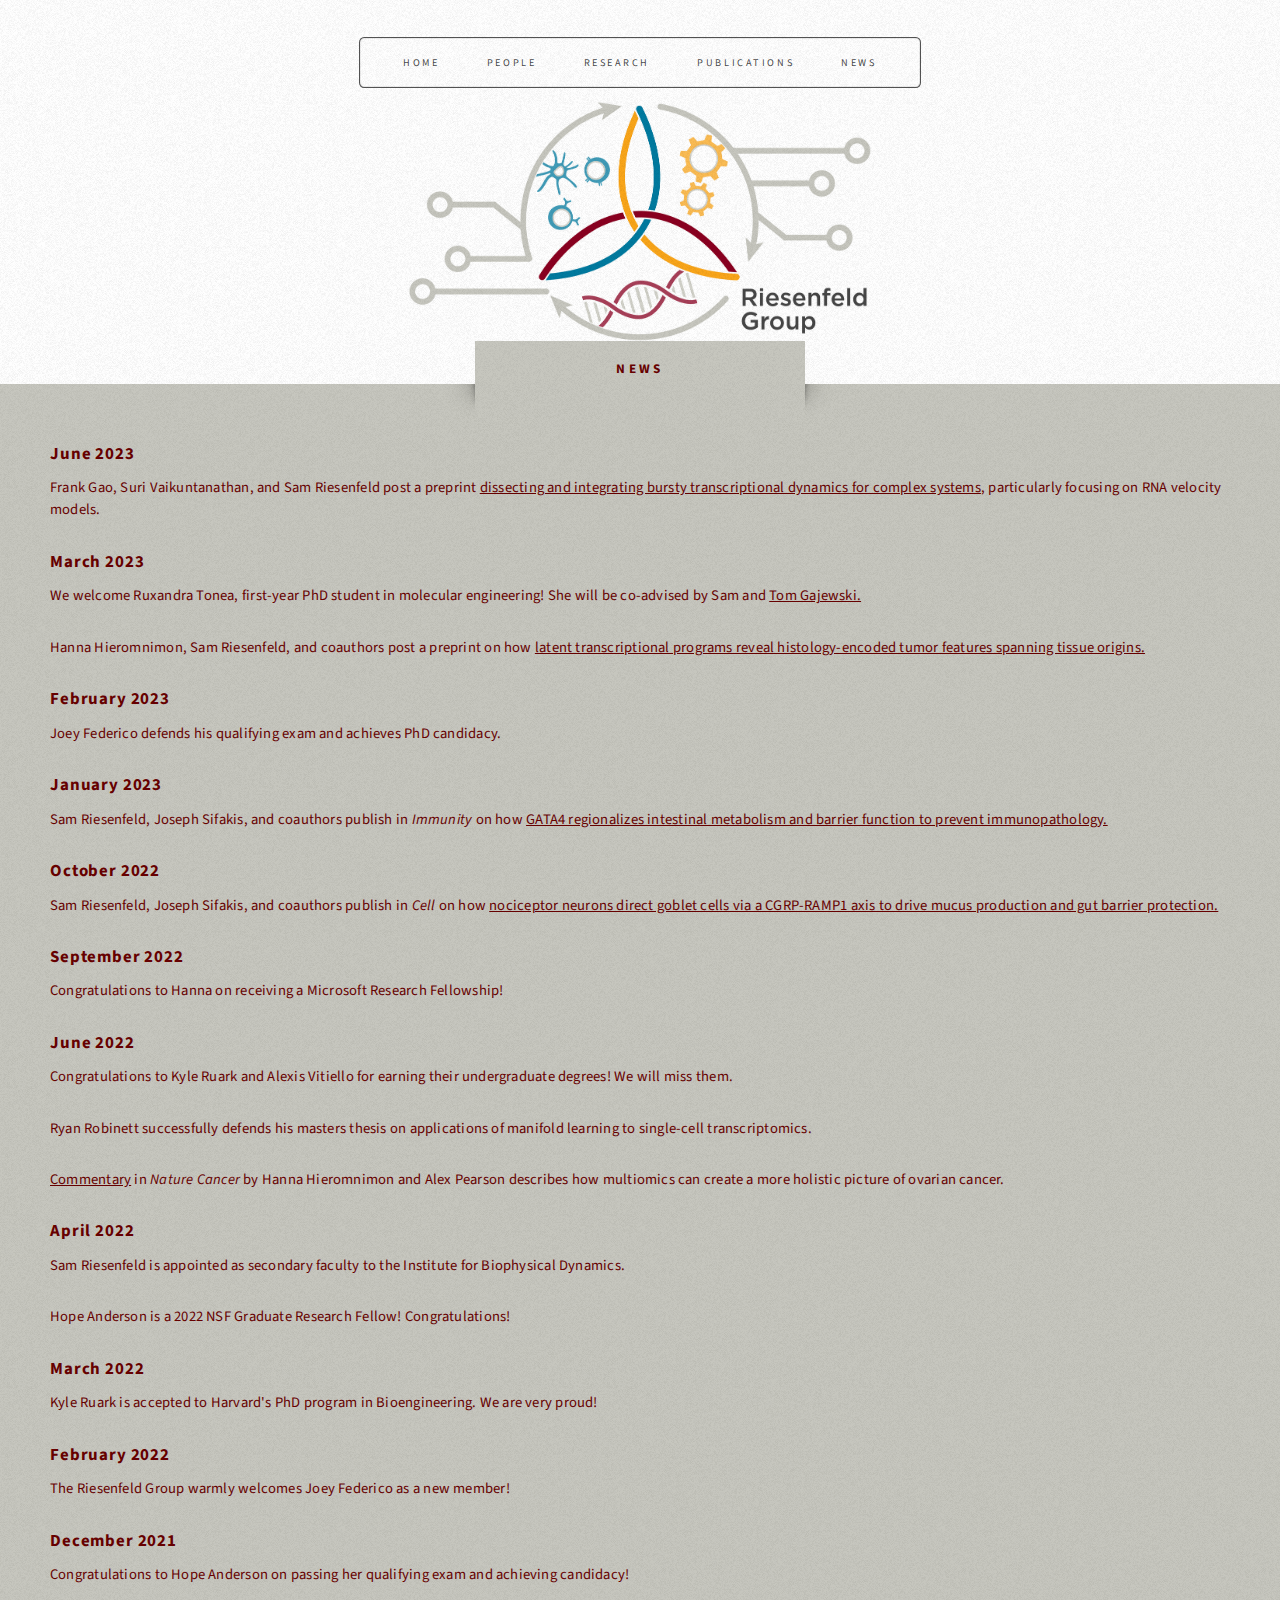
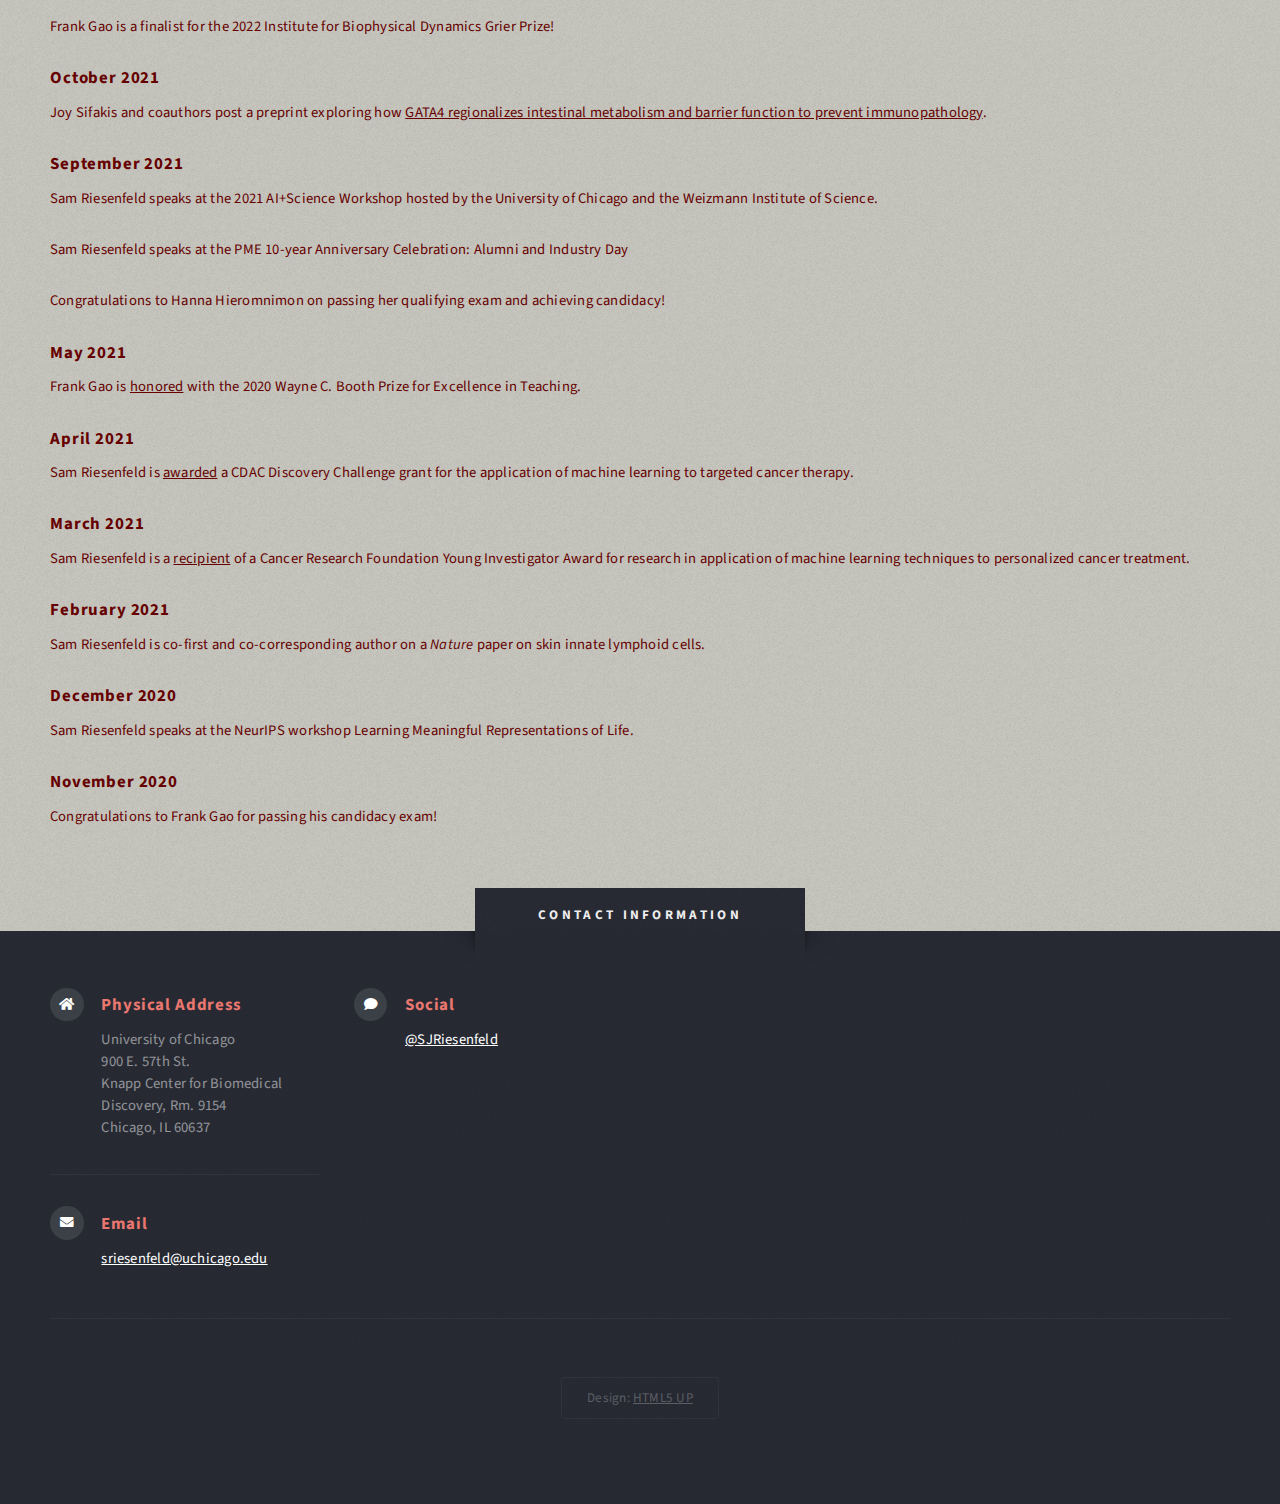
<file: news.html>
<!DOCTYPE HTML>
<!--
	Escape Velocity by HTML5 UP
	html5up.net | @ajlkn
	Free for personal and commercial use under the CCA 3.0 license (html5up.net/license)
-->
<html>
	<head>
		<title>The Riesenfeld Group at UChicago---News</title>
		<meta charset="utf-8" />
		<meta name="viewport" content="width=device-width, initial-scale=1, user-scalable=no" />
		<link rel="stylesheet" href="assets/css/main.css" />
		<link rel="icon" type="image/x-icon" href="favicon.ico">
	</head>
	<body class="homepage is-preload">
		<div id="page-wrapper">

			<!-- Header -->
				<section id="header" class="wrapper">

					<!-- Logo -->
						<div id="logo"></div>

					<!-- Nav -->
						<nav id="nav">
							<ul>
								<li><a href="index.html">Home</a></li>
								<li><a href="people.html">People</a></li>
								<li><a href="research.html">Research</a></li>
								<li><a href="publications.html">Publications</a></li>
								<li><a href="news.html">News</a></li>
							</ul>
						</nav>

				</section>

			<!-- Main -->
				<div id="main" class="wrapper style1">
					<div class="title">News</div>
					<div class="container">
						<!-- <h1 class=style1>Happenings</h1> -->
						<!-- Content -->
							<div id="content">
								<article class="box post">
									<h2>June 2023</h2>
<p>Frank Gao, Suri Vaikuntanathan, and Sam Riesenfeld post a preprint <a href=https://doi.org/10.1101/2023.06.13.544828>dissecting and integrating bursty transcriptional dynamics for complex systems</a>, particularly focusing on RNA velocity models.</p>
<h2>March 2023</h2>
<p>We welcome Ruxandra Tonea, first-year PhD student in molecular engineering! She will be co-advised by Sam and <a href=https://pathology.uchicago.edu/faculty/thomas-f-gajewski-md-phd>Tom Gajewski.</a></p>
<p>Hanna Hieromnimon, Sam Riesenfeld, and coauthors post a preprint on how <a href=https://doi.org/10.1101/2023.03.22.533810>latent transcriptional programs reveal histology-encoded tumor features spanning tissue origins.</a></p>
<h2>February 2023</h2>
<p>Joey Federico defends his qualifying exam and achieves PhD candidacy.</p>
<h2>January 2023</h2>
<p>Sam Riesenfeld, Joseph Sifakis, and coauthors publish in <i>Immunity</i> on how <a href=https://www.cell.com/immunity/fulltext/S1074-7613(22)00645-8>GATA4 regionalizes intestinal metabolism and barrier function to prevent immunopathology.</a></p>
<h2>October 2022</h2>
<p>Sam Riesenfeld, Joseph Sifakis, and coauthors publish in <i>Cell</i> on how <a href=https://doi.org/10.1016/j.cell.2022.09.024>nociceptor neurons direct goblet cells via a CGRP-RAMP1 axis to drive mucus production and gut barrier protection.</a></p>
<h2>September 2022</h2>
<p>Congratulations to Hanna on receiving a Microsoft Research Fellowship!</p>
<h2>June 2022</h2>
<p>Congratulations to Kyle Ruark and Alexis Vitiello for earning their undergraduate degrees! We will miss them.</p>
<p>Ryan Robinett successfully defends his masters thesis on applications of manifold learning to single-cell transcriptomics.</p>
<p><a href=https://www.nature.com/articles/s43018-022-00397-8>Commentary</a> in <i>Nature Cancer</i> by Hanna Hieromnimon and Alex Pearson describes how multiomics can create a more holistic picture of ovarian cancer.</p>
<h2>April 2022</h2>
<p>Sam Riesenfeld is appointed as secondary faculty to the Institute for Biophysical Dynamics.</p>
<p>Hope Anderson is a 2022 NSF Graduate Research Fellow! Congratulations!</p>
<h2>March 2022</h2>
<p>Kyle Ruark is accepted to Harvard's PhD program in Bioengineering. We are very proud!</p>
<h2>February 2022</h2>
<p>The Riesenfeld Group warmly welcomes Joey Federico as a new member!</p>
<h2>December 2021</h2>
<p>Congratulations to Hope Anderson on passing her qualifying exam and achieving candidacy!</p>
<p>Frank Gao is a finalist for the 2022 Institute for Biophysical Dynamics Grier Prize!</p>
<h2>October 2021</h2>
<p>Joy Sifakis and coauthors post a preprint exploring how <a href=https://www.biorxiv.org/content/10.1101/2021.10.28.466194v2>GATA4 regionalizes intestinal metabolism and barrier function to prevent immunopathology</a>.</p>
<h2>September 2021</h2>
<p>Sam Riesenfeld speaks at the 2021 AI+Science Workshop hosted by the University of Chicago and the Weizmann Institute of Science.</p>
<p>Sam Riesenfeld speaks at the PME 10-year Anniversary Celebration: Alumni and Industry Day</p>
<p>Congratulations to Hanna Hieromnimon on passing her qualifying exam and achieving candidacy!</p>
<h2>May 2021</h2>
<p>Frank Gao is <a href=https://physicalsciences.uchicago.edu/news/article/graduate-students-recognized-for-exceptional-teaching-of-undergraduates/>honored</a> with the 2020 Wayne C. Booth Prize for Excellence in Teaching.</p>
<h2>April 2021</h2>
<p>Sam Riesenfeld is <a href=https://datascience.uchicago.edu/news/cdac-discovery-challenge-awardees-train-data-science-on-medicine-clean-water-and-education/>awarded</a> a CDAC Discovery Challenge grant for the application of machine learning to targeted cancer therapy.</p>
<h2>March 2021</h2>
<p>Sam Riesenfeld is a <a href=https://pme.uchicago.edu/news/huanhuan-joyce-chen-and-samantha-riesenfeld-named-crf-young-investigators>recipient</a> of a Cancer Research Foundation Young Investigator Award for research in application of machine learning techniques to personalized cancer treatment.</p>
<h2>February 2021</h2>
<p>Sam Riesenfeld is co-first and co-corresponding author on a <i>Nature</i> paper on skin innate lymphoid cells.</p>
<h2>December 2020</h2>
<p>Sam Riesenfeld speaks at the NeurIPS workshop Learning Meaningful Representations of Life.</p>
<h2>November 2020</h2>
<p>Congratulations to Frank Gao for passing his candidacy exam!</p>

								</article>
							</div>

					</div>
				</div>

			<!-- Footer -->
				<section id="footer" class="wrapper">
					<div class="title">Contact Information</div>
					<div class="container">
						<div class="row">
							<div class="col-6 col-12-medium">

								<!-- Contact -->
									<section class="feature-list small">
										<div class="row">
											<div class="col-6 col-12-small">
												<section>
													<h3 class="icon solid fa-home">Physical Address</h3>
													<p>
														University of Chicago<br />
														900 E. 57th St.<br />
														Knapp Center for Biomedical Discovery, Rm. 9154<br />
														Chicago, IL 60637
													</p>
												</section>
											</div>
											<div class="col-6 col-12-small">
												<section>
													<h3 class="icon solid fa-comment">Social</h3>
													<p>
														<a href="#">@SJRiesenfeld</a><br />
													</p>
												</section>
											</div>
											<div class="col-6 col-12-small">
												<section>
													<h3 class="icon solid fa-envelope">Email</h3>
													<p>
														<a href="mailto: sriesenfeld@uchicago.edu">sriesenfeld@uchicago.edu</a>
													</p>
												</section>
											</div>
										</div>
									</section>

							</div>
						</div>
						<div id="copyright">
							<ul>
								<li>Design: <a href="http://html5up.net">HTML5 UP</a></li>
							</ul>
						</div>
					</div>
				</section>

		</div>

		<!-- Scripts -->
			<script src="assets/js/jquery.min.js"></script>
			<script src="assets/js/jquery.dropotron.min.js"></script>
			<script src="assets/js/browser.min.js"></script>
			<script src="assets/js/breakpoints.min.js"></script>
			<script src="assets/js/util.js"></script>
			<script src="assets/js/main.js"></script>

	</body>
</html>
</file>
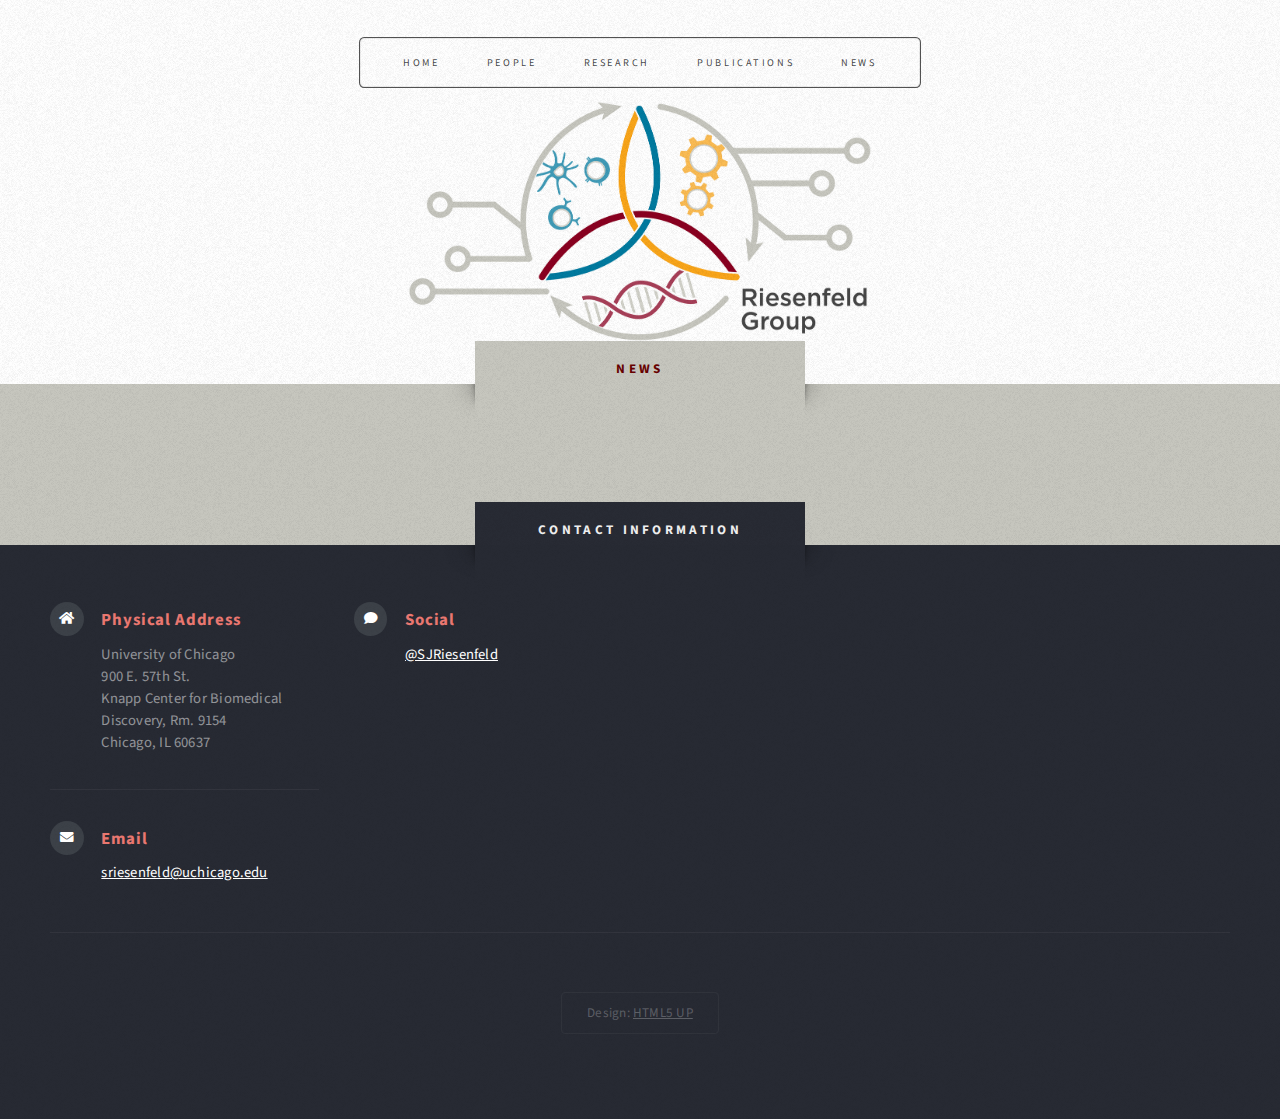
<file: news_pre.html>
<!DOCTYPE HTML>
<!--
	Escape Velocity by HTML5 UP
	html5up.net | @ajlkn
	Free for personal and commercial use under the CCA 3.0 license (html5up.net/license)
-->
<html>
	<head>
		<title>The Riesenfeld Group at UChicago---News</title>
		<meta charset="utf-8" />
		<meta name="viewport" content="width=device-width, initial-scale=1, user-scalable=no" />
		<link rel="stylesheet" href="assets/css/main.css" />
		<link rel="icon" type="image/x-icon" href="favicon.ico">
	</head>
	<body class="homepage is-preload">
		<div id="page-wrapper">

			<!-- Header -->
				<section id="header" class="wrapper">

					<!-- Logo -->
						<div id="logo"></div>

					<!-- Nav -->
						<nav id="nav">
							<ul>
								<li><a href="index.html">Home</a></li>
								<li><a href="people.html">People</a></li>
								<li><a href="research.html">Research</a></li>
								<li><a href="publications.html">Publications</a></li>
								<li><a href="news.html">News</a></li>
							</ul>
						</nav>

				</section>

			<!-- Main -->
				<div id="main" class="wrapper style1">
					<div class="title">News</div>
					<div class="container">
						<!-- <h1 class=style1>Happenings</h1> -->
						<!-- Content -->
							<div id="content">
								<article class="box post">
									<!-- REPLACE ME -->
								</article>
							</div>

					</div>
				</div>

			<!-- Footer -->
				<section id="footer" class="wrapper">
					<div class="title">Contact Information</div>
					<div class="container">
						<div class="row">
							<div class="col-6 col-12-medium">

								<!-- Contact -->
									<section class="feature-list small">
										<div class="row">
											<div class="col-6 col-12-small">
												<section>
													<h3 class="icon solid fa-home">Physical Address</h3>
													<p>
														University of Chicago<br />
														900 E. 57th St.<br />
														Knapp Center for Biomedical Discovery, Rm. 9154<br />
														Chicago, IL 60637
													</p>
												</section>
											</div>
											<div class="col-6 col-12-small">
												<section>
													<h3 class="icon solid fa-comment">Social</h3>
													<p>
														<a href="#">@SJRiesenfeld</a><br />
													</p>
												</section>
											</div>
											<div class="col-6 col-12-small">
												<section>
													<h3 class="icon solid fa-envelope">Email</h3>
													<p>
														<a href="mailto: sriesenfeld@uchicago.edu">sriesenfeld@uchicago.edu</a>
													</p>
												</section>
											</div>
										</div>
									</section>

							</div>
						</div>
						<div id="copyright">
							<ul>
								<li>Design: <a href="http://html5up.net">HTML5 UP</a></li>
							</ul>
						</div>
					</div>
				</section>

		</div>

		<!-- Scripts -->
			<script src="assets/js/jquery.min.js"></script>
			<script src="assets/js/jquery.dropotron.min.js"></script>
			<script src="assets/js/browser.min.js"></script>
			<script src="assets/js/breakpoints.min.js"></script>
			<script src="assets/js/util.js"></script>
			<script src="assets/js/main.js"></script>

	</body>
</html>
</file>
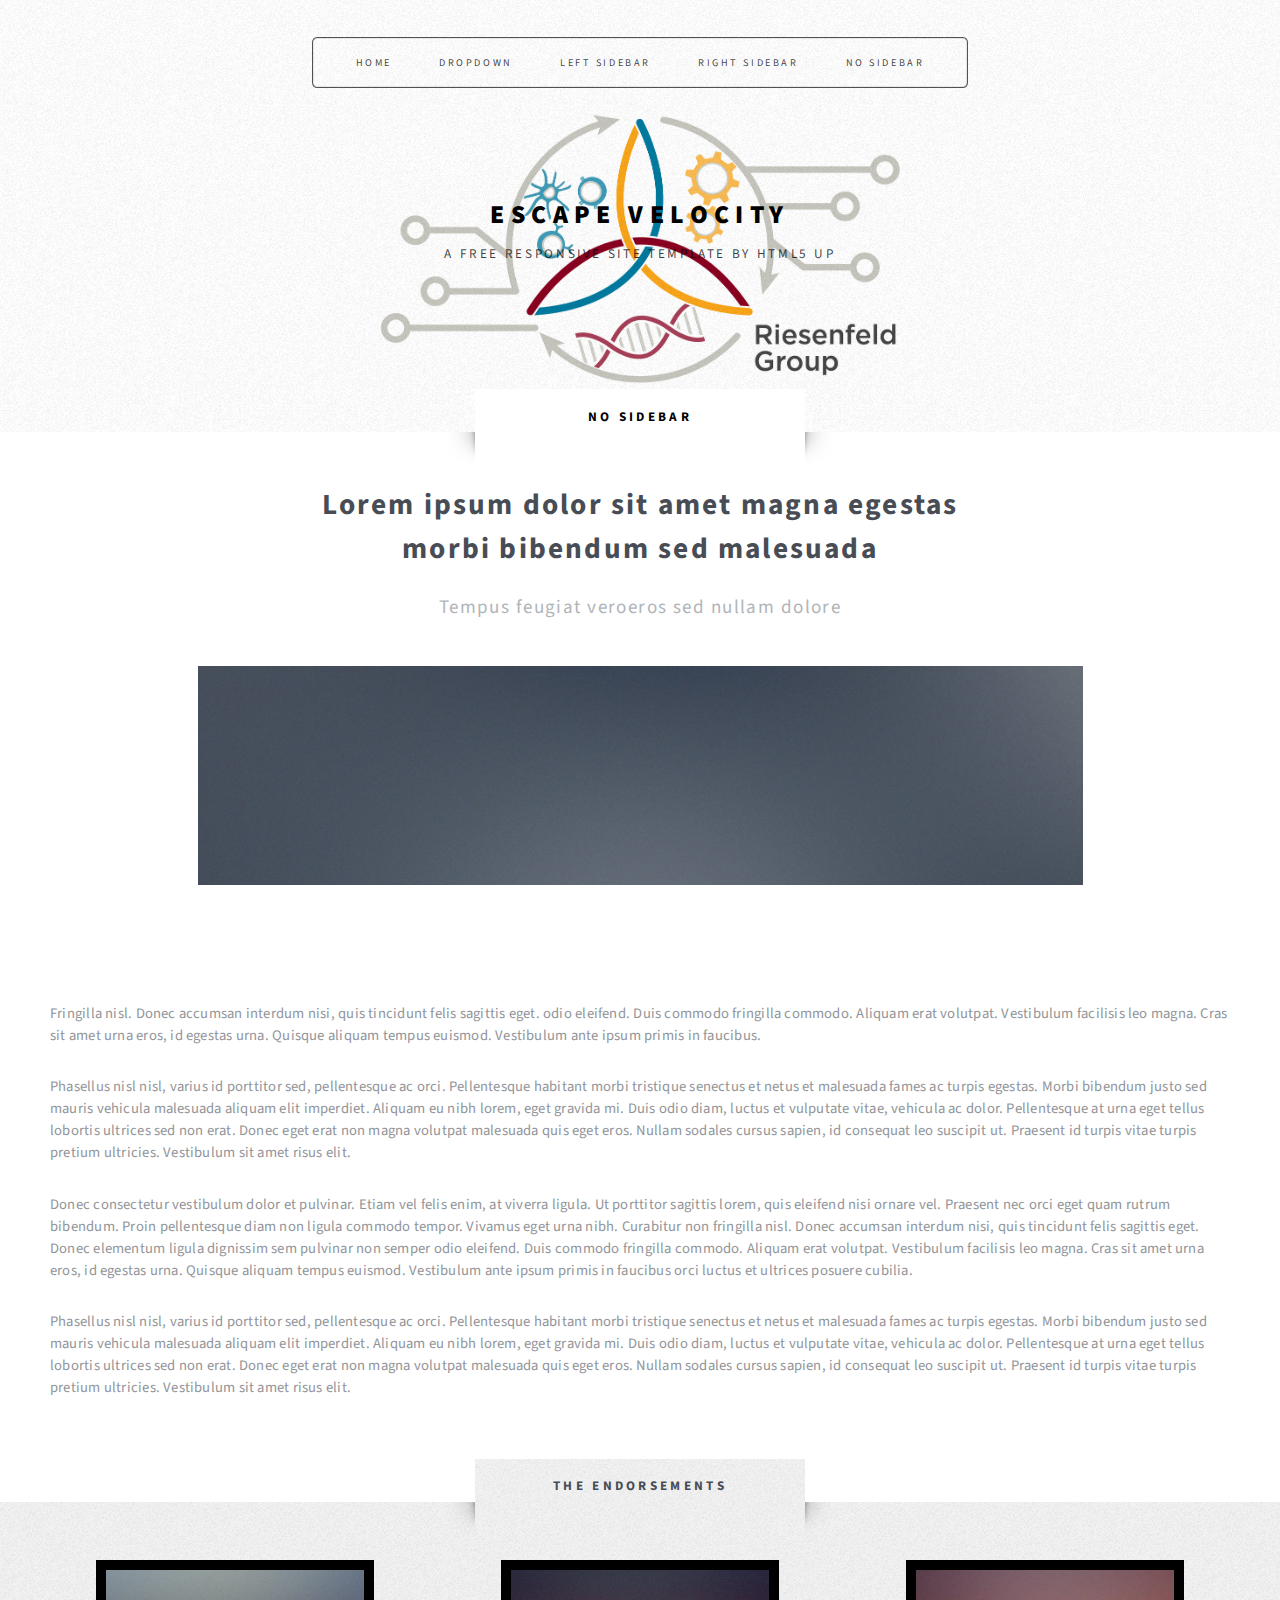
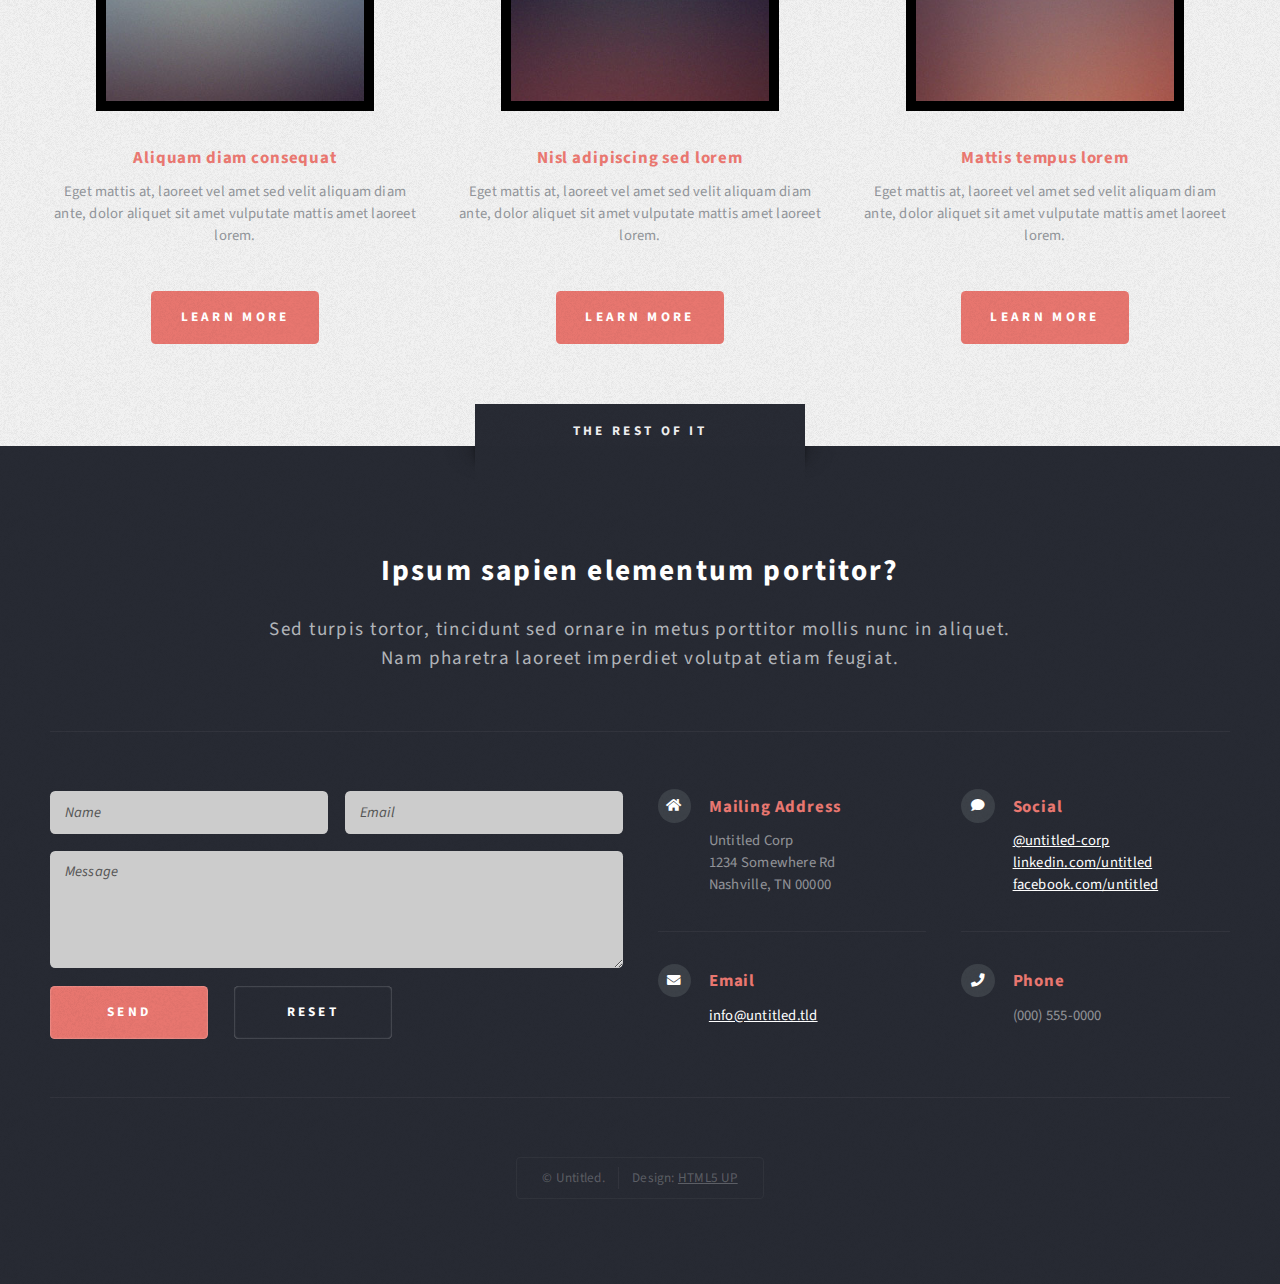
<file: no-sidebar.html>
<!DOCTYPE HTML>
<!--
	Escape Velocity by HTML5 UP
	html5up.net | @ajlkn
	Free for personal and commercial use under the CCA 3.0 license (html5up.net/license)
-->
<html>
	<head>
		<title>No Sidebar - Escape Velocity by HTML5 UP</title>
		<meta charset="utf-8" />
		<meta name="viewport" content="width=device-width, initial-scale=1, user-scalable=no" />
		<link rel="stylesheet" href="assets/css/main.css" />
	</head>
	<body class="no-sidebar is-preload">
		<div id="page-wrapper">

			<!-- Header -->
				<section id="header" class="wrapper">

					<!-- Logo -->
						<div id="logo">
							<h1><a href="index.html">Escape Velocity</a></h1>
							<p>A free responsive site template by HTML5 UP</p>
						</div>

					<!-- Nav -->
						<nav id="nav">
							<ul>
								<li><a href="index.html">Home</a></li>
								<li>
									<a href="#">Dropdown</a>
									<ul>
										<li><a href="#">Lorem ipsum</a></li>
										<li><a href="#">Magna veroeros</a></li>
										<li><a href="#">Etiam nisl</a></li>
										<li>
											<a href="#">Sed consequat</a>
											<ul>
												<li><a href="#">Lorem dolor</a></li>
												<li><a href="#">Amet consequat</a></li>
												<li><a href="#">Magna phasellus</a></li>
												<li><a href="#">Etiam nisl</a></li>
												<li><a href="#">Sed feugiat</a></li>
											</ul>
										</li>
										<li><a href="#">Nisl tempus</a></li>
									</ul>
								</li>
								<li><a href="left-sidebar.html">Left Sidebar</a></li>
								<li><a href="right-sidebar.html">Right Sidebar</a></li>
								<li class="current"><a href="no-sidebar.html">No Sidebar</a></li>
							</ul>
						</nav>

				</section>

			<!-- Main -->
				<div id="main" class="wrapper style2">
					<div class="title">No Sidebar</div>
					<div class="container">

						<!-- Content -->
							<div id="content">
								<article class="box post">
									<header class="style1">
										<h2>Lorem ipsum dolor sit amet magna egestas<br class="mobile-hide" />
										morbi bibendum sed malesuada</h2>
										<p>Tempus feugiat veroeros sed nullam dolore</p>
									</header>
									<a href="#" class="image featured">
										<img src="images/pic01.jpg" alt="" />
									</a>
									<p>Fringilla nisl. Donec accumsan interdum nisi, quis tincidunt felis sagittis eget.
									odio eleifend. Duis commodo fringilla commodo. Aliquam erat volutpat. Vestibulum
									facilisis leo magna. Cras sit amet urna eros, id egestas urna. Quisque aliquam
									tempus euismod. Vestibulum ante ipsum primis in faucibus.</p>
									<p>Phasellus nisl nisl, varius id porttitor sed, pellentesque ac orci. Pellentesque
									habitant morbi tristique senectus et netus et malesuada fames ac turpis egestas. Morbi
									bibendum justo sed mauris vehicula malesuada aliquam elit imperdiet. Aliquam eu nibh
									lorem, eget gravida mi. Duis odio diam, luctus et vulputate vitae, vehicula ac dolor.
									Pellentesque at urna eget tellus lobortis ultrices sed non erat. Donec eget erat non
									magna volutpat malesuada quis eget eros. Nullam sodales cursus sapien, id consequat
									leo suscipit ut. Praesent id turpis vitae turpis pretium ultricies. Vestibulum sit
									amet risus elit.</p>
									<p>Donec consectetur vestibulum dolor et pulvinar. Etiam vel felis enim, at viverra
									ligula. Ut porttitor sagittis lorem, quis eleifend nisi ornare vel. Praesent nec orci
									eget quam rutrum bibendum. Proin pellentesque diam non ligula commodo tempor. Vivamus
									eget urna nibh. Curabitur non fringilla nisl. Donec accumsan interdum nisi, quis
									tincidunt felis sagittis eget. Donec elementum ligula dignissim sem pulvinar non semper
									odio eleifend. Duis commodo fringilla commodo. Aliquam erat volutpat. Vestibulum
									facilisis leo magna. Cras sit amet urna eros, id egestas urna. Quisque aliquam
									tempus euismod. Vestibulum ante ipsum primis in faucibus orci luctus et ultrices
									posuere cubilia.</p>
									<p>Phasellus nisl nisl, varius id porttitor sed, pellentesque ac orci. Pellentesque
									habitant morbi tristique senectus et netus et malesuada fames ac turpis egestas. Morbi
									bibendum justo sed mauris vehicula malesuada aliquam elit imperdiet. Aliquam eu nibh
									lorem, eget gravida mi. Duis odio diam, luctus et vulputate vitae, vehicula ac dolor.
									Pellentesque at urna eget tellus lobortis ultrices sed non erat. Donec eget erat non
									magna volutpat malesuada quis eget eros. Nullam sodales cursus sapien, id consequat
									leo suscipit ut. Praesent id turpis vitae turpis pretium ultricies. Vestibulum sit
									amet risus elit.</p>
								</article>
							</div>

					</div>
				</div>

			<!-- Highlights -->
				<section id="highlights" class="wrapper style3">
					<div class="title">The Endorsements</div>
					<div class="container">
						<div class="row aln-center">
							<div class="col-4 col-12-medium">
								<section class="highlight">
									<a href="#" class="image featured"><img src="images/pic02.jpg" alt="" /></a>
									<h3><a href="#">Aliquam diam consequat</a></h3>
									<p>Eget mattis at, laoreet vel amet sed velit aliquam diam ante, dolor aliquet sit amet vulputate mattis amet laoreet lorem.</p>
									<ul class="actions">
										<li><a href="#" class="button style1">Learn More</a></li>
									</ul>
								</section>
							</div>
							<div class="col-4 col-12-medium">
								<section class="highlight">
									<a href="#" class="image featured"><img src="images/pic03.jpg" alt="" /></a>
									<h3><a href="#">Nisl adipiscing sed lorem</a></h3>
									<p>Eget mattis at, laoreet vel amet sed velit aliquam diam ante, dolor aliquet sit amet vulputate mattis amet laoreet lorem.</p>
									<ul class="actions">
										<li><a href="#" class="button style1">Learn More</a></li>
									</ul>
								</section>
							</div>
							<div class="col-4 col-12-medium">
								<section class="highlight">
									<a href="#" class="image featured"><img src="images/pic04.jpg" alt="" /></a>
									<h3><a href="#">Mattis tempus lorem</a></h3>
									<p>Eget mattis at, laoreet vel amet sed velit aliquam diam ante, dolor aliquet sit amet vulputate mattis amet laoreet lorem.</p>
									<ul class="actions">
										<li><a href="#" class="button style1">Learn More</a></li>
									</ul>
								</section>
							</div>
						</div>
					</div>
				</section>

			<!-- Footer -->
				<section id="footer" class="wrapper">
					<div class="title">The Rest Of It</div>
					<div class="container">
						<header class="style1">
							<h2>Ipsum sapien elementum portitor?</h2>
							<p>
								Sed turpis tortor, tincidunt sed ornare in metus porttitor mollis nunc in aliquet.<br />
								Nam pharetra laoreet imperdiet volutpat etiam feugiat.
							</p>
						</header>
						<div class="row">
							<div class="col-6 col-12-medium">

								<!-- Contact Form -->
									<section>
										<form method="post" action="#">
											<div class="row gtr-50">
												<div class="col-6 col-12-small">
													<input type="text" name="name" id="contact-name" placeholder="Name" />
												</div>
												<div class="col-6 col-12-small">
													<input type="text" name="email" id="contact-email" placeholder="Email" />
												</div>
												<div class="col-12">
													<textarea name="message" id="contact-message" placeholder="Message" rows="4"></textarea>
												</div>
												<div class="col-12">
													<ul class="actions">
														<li><input type="submit" class="style1" value="Send" /></li>
														<li><input type="reset" class="style2" value="Reset" /></li>
													</ul>
												</div>
											</div>
										</form>
									</section>

							</div>
							<div class="col-6 col-12-medium">

								<!-- Contact -->
									<section class="feature-list small">
										<div class="row">
											<div class="col-6 col-12-small">
												<section>
													<h3 class="icon solid fa-home">Mailing Address</h3>
													<p>
														Untitled Corp<br />
														1234 Somewhere Rd<br />
														Nashville, TN 00000
													</p>
												</section>
											</div>
											<div class="col-6 col-12-small">
												<section>
													<h3 class="icon solid fa-comment">Social</h3>
													<p>
														<a href="#">@untitled-corp</a><br />
														<a href="#">linkedin.com/untitled</a><br />
														<a href="#">facebook.com/untitled</a>
													</p>
												</section>
											</div>
											<div class="col-6 col-12-small">
												<section>
													<h3 class="icon solid fa-envelope">Email</h3>
													<p>
														<a href="#">info@untitled.tld</a>
													</p>
												</section>
											</div>
											<div class="col-6 col-12-small">
												<section>
													<h3 class="icon solid fa-phone">Phone</h3>
													<p>
														(000) 555-0000
													</p>
												</section>
											</div>
										</div>
									</section>

							</div>
						</div>
						<div id="copyright">
							<ul>
								<li>&copy; Untitled.</li><li>Design: <a href="http://html5up.net">HTML5 UP</a></li>
							</ul>
						</div>
					</div>
				</section>

		</div>

		<!-- Scripts -->
			<script src="assets/js/jquery.min.js"></script>
			<script src="assets/js/jquery.dropotron.min.js"></script>
			<script src="assets/js/browser.min.js"></script>
			<script src="assets/js/breakpoints.min.js"></script>
			<script src="assets/js/util.js"></script>
			<script src="assets/js/main.js"></script>

	</body>
</html>
</file>
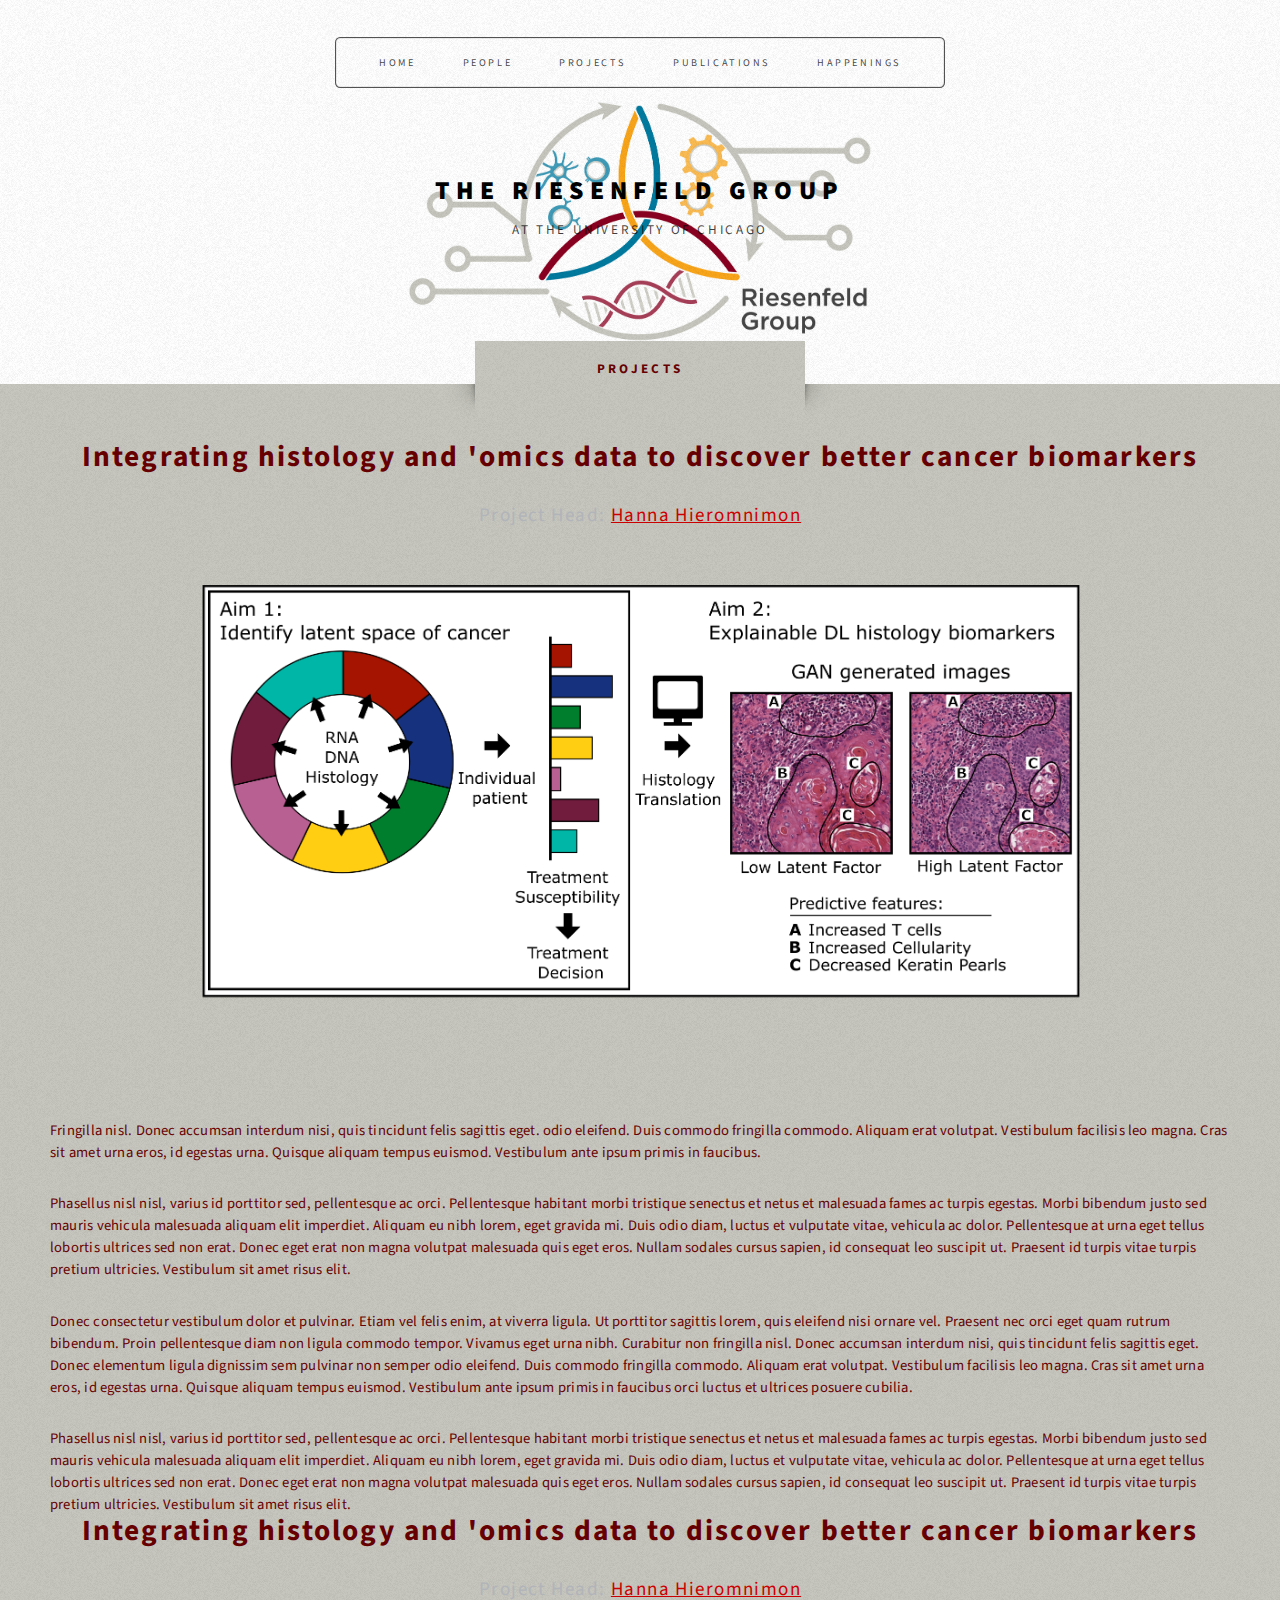
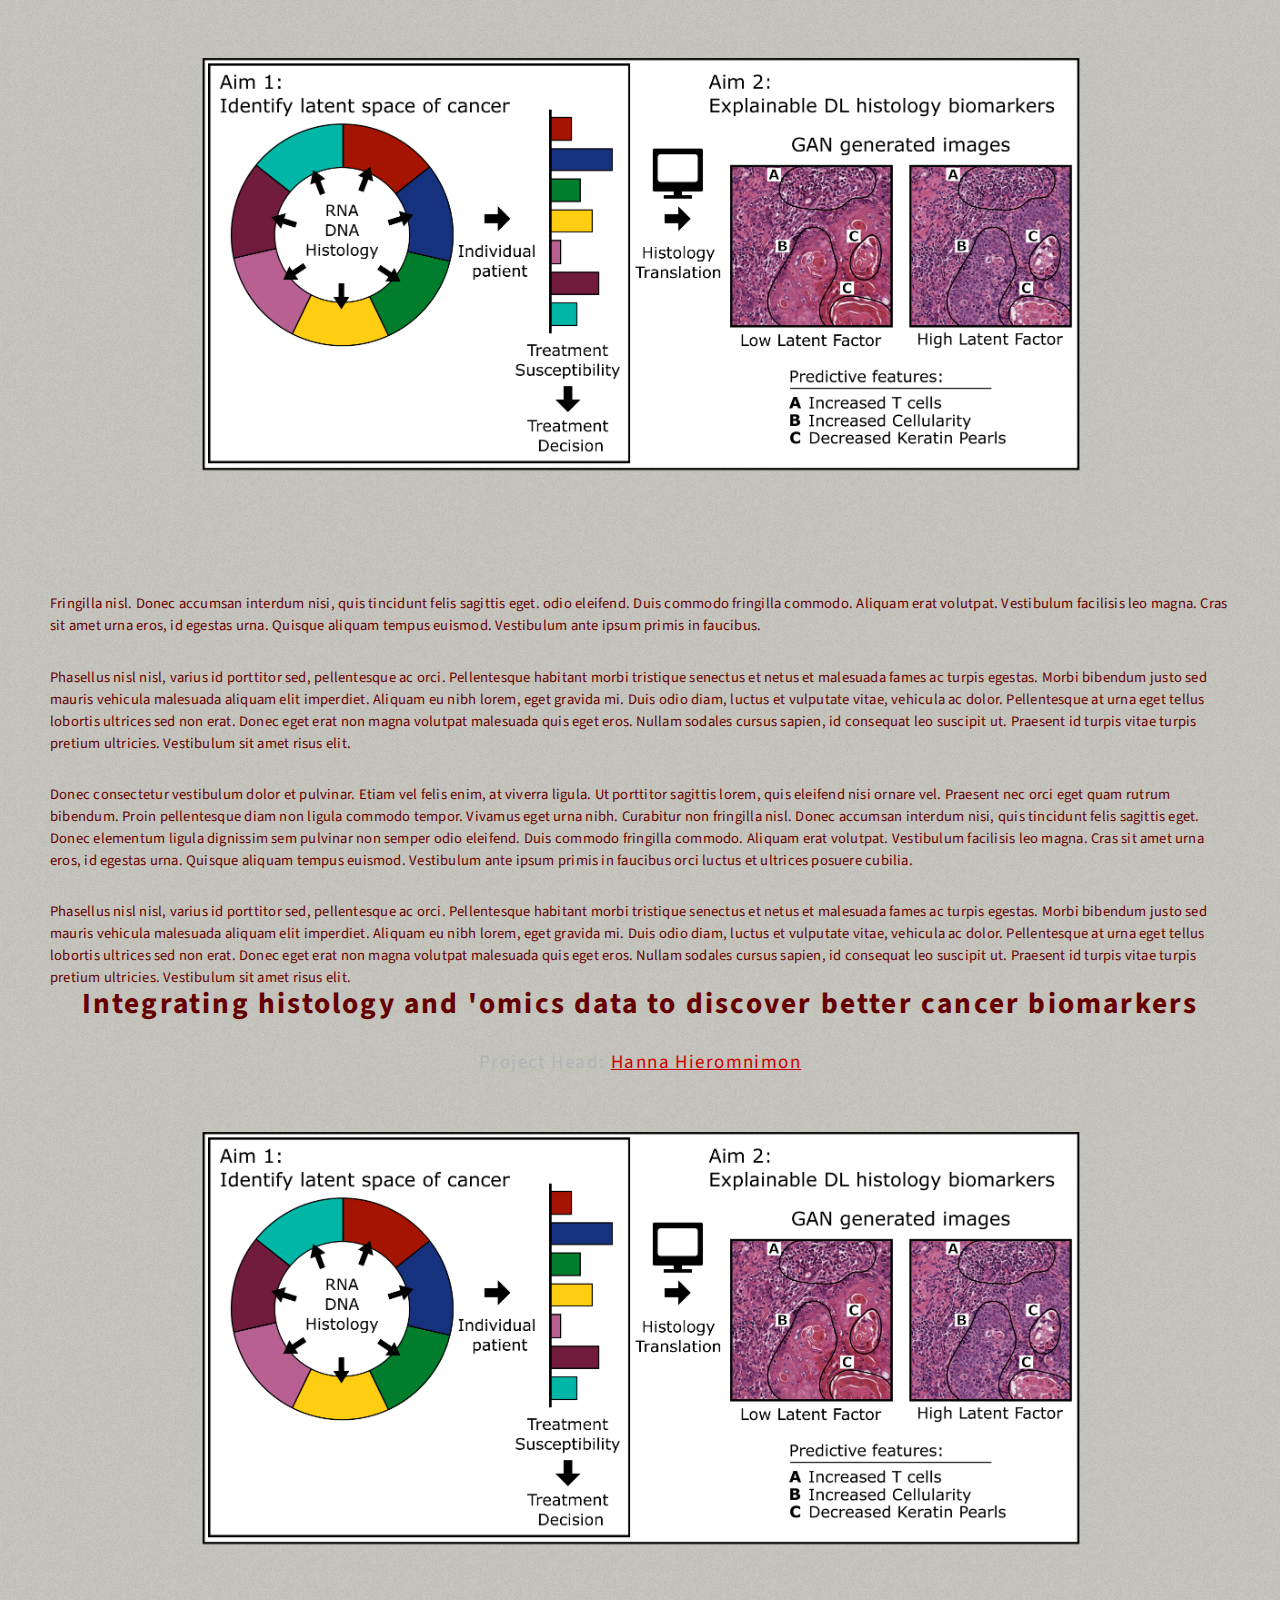
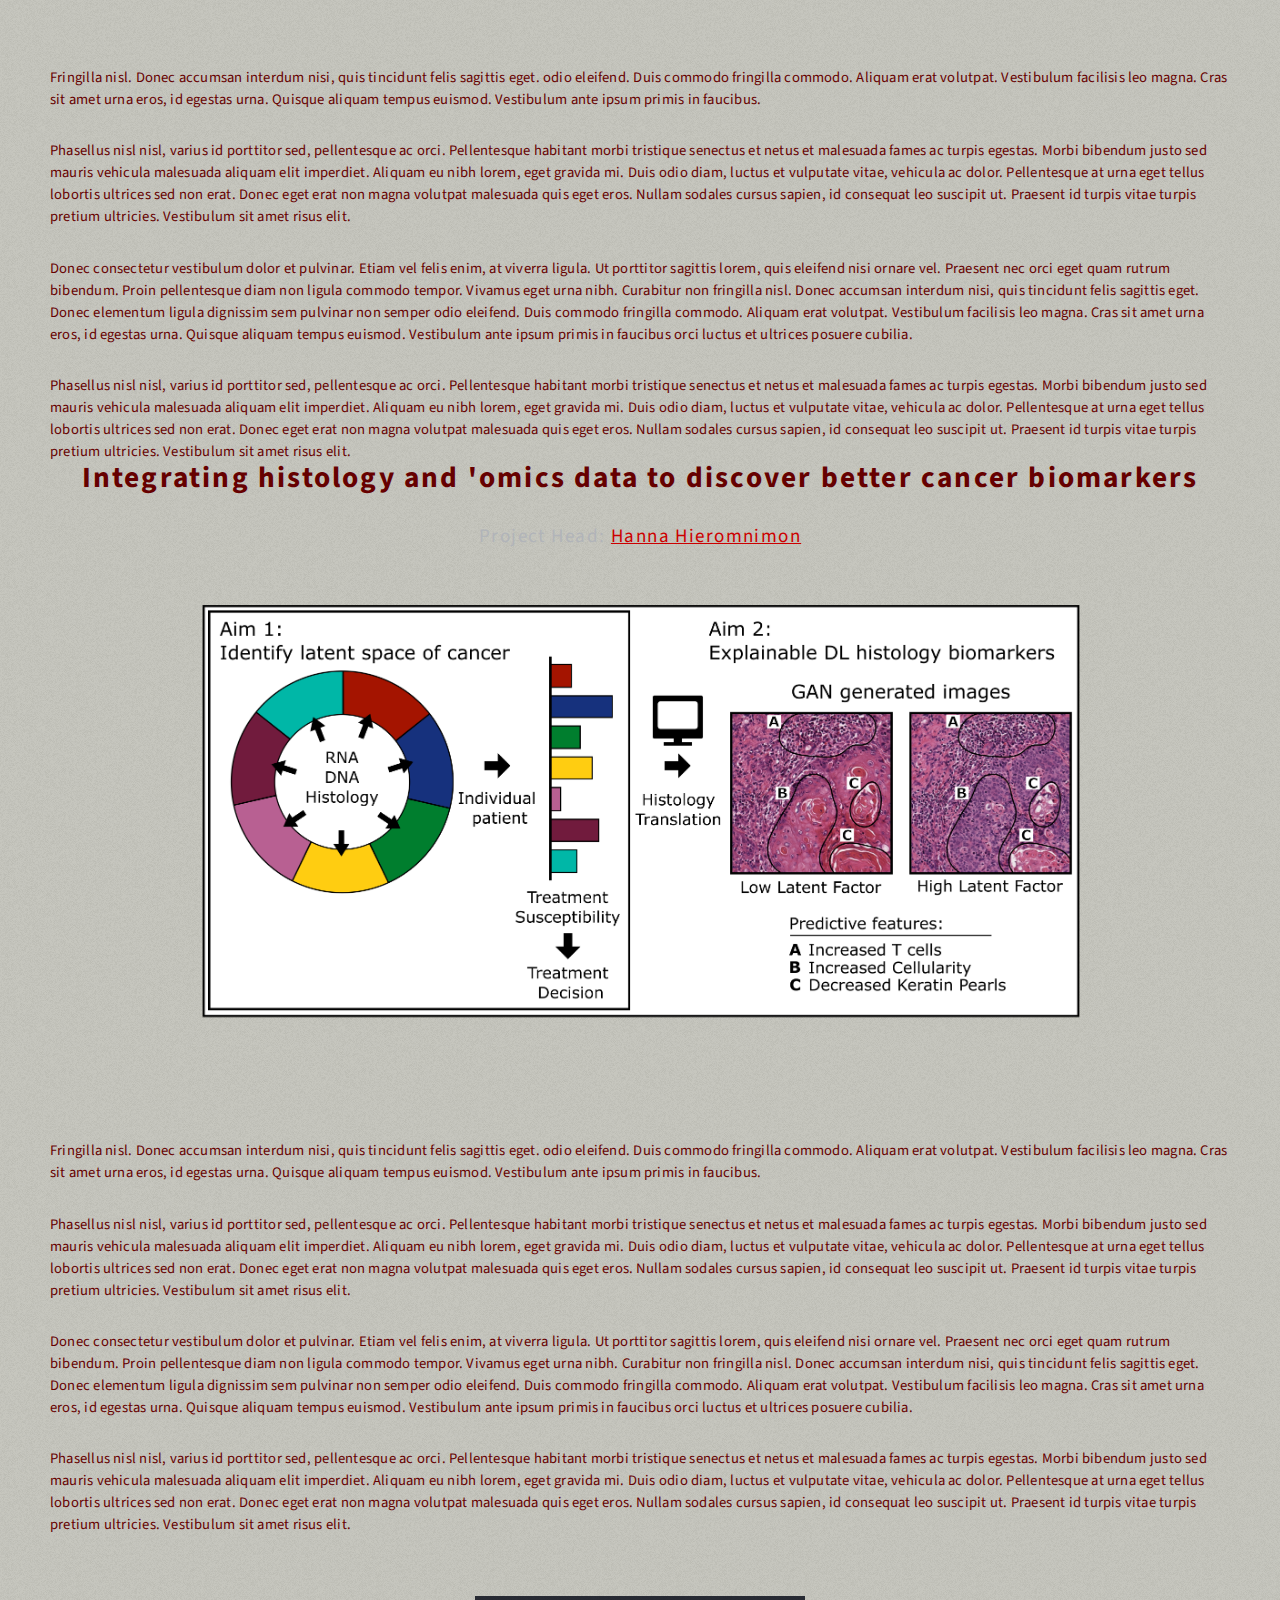
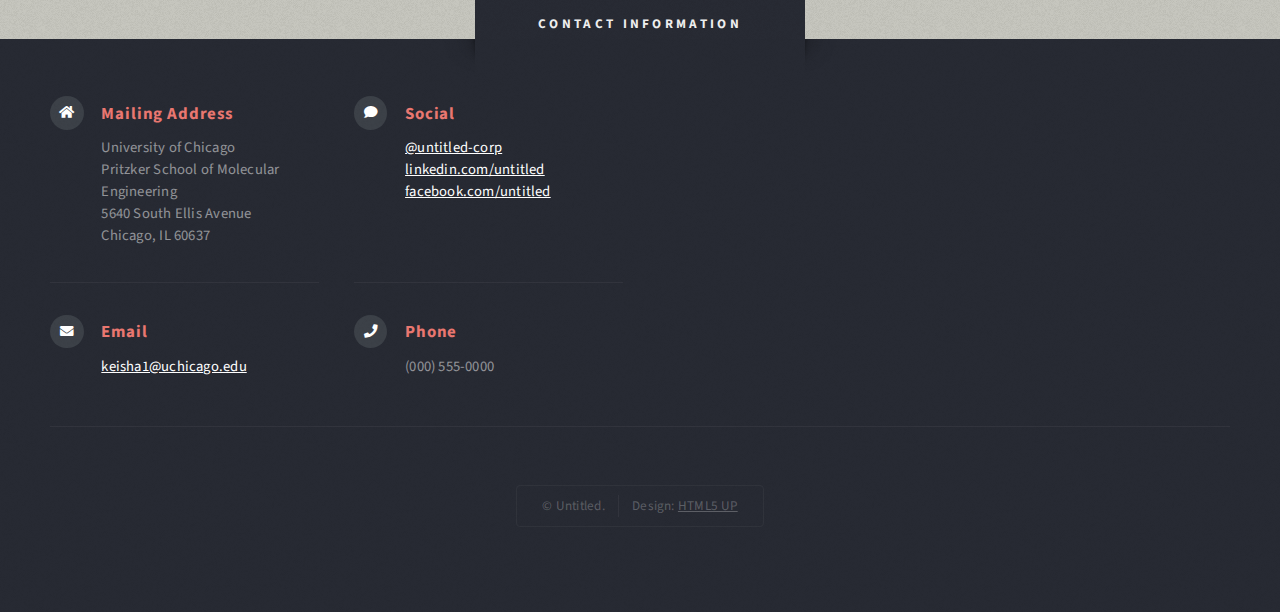
<file: projects.html>
<!DOCTYPE HTML>
<!--
	Escape Velocity by HTML5 UP
	html5up.net | @ajlkn
	Free for personal and commercial use under the CCA 3.0 license (html5up.net/license)
-->
<html>
	<head>
		<title>The Riesenfeld Group at UChicago---Projects</title>
		<meta charset="utf-8" />
		<meta name="viewport" content="width=device-width, initial-scale=1, user-scalable=no" />
		<link rel="stylesheet" href="assets/css/main.css" />
		<link rel="icon" type="image/x-icon" href="favicon.ico">
	</head>
	<body class="homepage is-preload">
		<div id="page-wrapper">

			<!-- Header -->
				<section id="header" class="wrapper">

					<!-- Logo -->
						<div id="logo">
							<h1><a href="index.html">The Riesenfeld Group</a></h1>
							<p>at the University of Chicago</p>
						</div>

					<!-- Nav -->
						<nav id="nav">
							<ul>
								<li><a href="index.html">Home</a></li>
								<li><a href="people.html">People</a></li>
								<li><a href="projects.html">Projects</a></li>
								<li><a href="publications.html">Publications</a></li>
								<li><a href="happenings.html">Happenings</a></li>
							</ul>
						</nav>

				</section>

			<!-- Main -->
				<div id="main" class="wrapper style1">
					<div class="title">Projects</div>
					<div class="container">

						<!-- Content -->
							<!-- Integrating histology and 'omics data to discover better cancer biomarkers  -->
							<div id="content">
								<article class="box post">
									<header class="style1">
										<h2>Integrating histology and 'omics data to discover better cancer biomarkers</h2>
										<!-- <br class="mobile-hide" /> -->
										<p>Project Head: <a href="people.html" style="color: #cc0000">Hanna Hieromnimon</p>
									</header>
									<a href="#" class="image featured">
										<img src="images/MRF_graphabs.png" alt="" />
									</a>
									<p>Fringilla nisl. Donec accumsan interdum nisi, quis tincidunt felis sagittis eget.
									odio eleifend. Duis commodo fringilla commodo. Aliquam erat volutpat. Vestibulum
									facilisis leo magna. Cras sit amet urna eros, id egestas urna. Quisque aliquam
									tempus euismod. Vestibulum ante ipsum primis in faucibus.</p>
									<p>Phasellus nisl nisl, varius id porttitor sed, pellentesque ac orci. Pellentesque
									habitant morbi tristique senectus et netus et malesuada fames ac turpis egestas. Morbi
									bibendum justo sed mauris vehicula malesuada aliquam elit imperdiet. Aliquam eu nibh
									lorem, eget gravida mi. Duis odio diam, luctus et vulputate vitae, vehicula ac dolor.
									Pellentesque at urna eget tellus lobortis ultrices sed non erat. Donec eget erat non
									magna volutpat malesuada quis eget eros. Nullam sodales cursus sapien, id consequat
									leo suscipit ut. Praesent id turpis vitae turpis pretium ultricies. Vestibulum sit
									amet risus elit.</p>
									<p>Donec consectetur vestibulum dolor et pulvinar. Etiam vel felis enim, at viverra
									ligula. Ut porttitor sagittis lorem, quis eleifend nisi ornare vel. Praesent nec orci
									eget quam rutrum bibendum. Proin pellentesque diam non ligula commodo tempor. Vivamus
									eget urna nibh. Curabitur non fringilla nisl. Donec accumsan interdum nisi, quis
									tincidunt felis sagittis eget. Donec elementum ligula dignissim sem pulvinar non semper
									odio eleifend. Duis commodo fringilla commodo. Aliquam erat volutpat. Vestibulum
									facilisis leo magna. Cras sit amet urna eros, id egestas urna. Quisque aliquam
									tempus euismod. Vestibulum ante ipsum primis in faucibus orci luctus et ultrices
									posuere cubilia.</p>
									<p>Phasellus nisl nisl, varius id porttitor sed, pellentesque ac orci. Pellentesque
									habitant morbi tristique senectus et netus et malesuada fames ac turpis egestas. Morbi
									bibendum justo sed mauris vehicula malesuada aliquam elit imperdiet. Aliquam eu nibh
									lorem, eget gravida mi. Duis odio diam, luctus et vulputate vitae, vehicula ac dolor.
									Pellentesque at urna eget tellus lobortis ultrices sed non erat. Donec eget erat non
									magna volutpat malesuada quis eget eros. Nullam sodales cursus sapien, id consequat
									leo suscipit ut. Praesent id turpis vitae turpis pretium ultricies. Vestibulum sit
									amet risus elit.</p>
								</article>
							</div>

							<!-- Hope and Joey's immune topic -->
							<div id="content">
								<article class="box post">
									<header class="style1">
										<h2>Integrating histology and 'omics data to discover better cancer biomarkers</h2>
										<!-- <br class="mobile-hide" /> -->
										<p>Project Head: <a href="people.html" style="color: #cc0000">Hanna Hieromnimon</p>
									</header>
									<a href="#" class="image featured">
										<img src="images/MRF_graphabs.png" alt="" />
									</a>
									<p>Fringilla nisl. Donec accumsan interdum nisi, quis tincidunt felis sagittis eget.
									odio eleifend. Duis commodo fringilla commodo. Aliquam erat volutpat. Vestibulum
									facilisis leo magna. Cras sit amet urna eros, id egestas urna. Quisque aliquam
									tempus euismod. Vestibulum ante ipsum primis in faucibus.</p>
									<p>Phasellus nisl nisl, varius id porttitor sed, pellentesque ac orci. Pellentesque
									habitant morbi tristique senectus et netus et malesuada fames ac turpis egestas. Morbi
									bibendum justo sed mauris vehicula malesuada aliquam elit imperdiet. Aliquam eu nibh
									lorem, eget gravida mi. Duis odio diam, luctus et vulputate vitae, vehicula ac dolor.
									Pellentesque at urna eget tellus lobortis ultrices sed non erat. Donec eget erat non
									magna volutpat malesuada quis eget eros. Nullam sodales cursus sapien, id consequat
									leo suscipit ut. Praesent id turpis vitae turpis pretium ultricies. Vestibulum sit
									amet risus elit.</p>
									<p>Donec consectetur vestibulum dolor et pulvinar. Etiam vel felis enim, at viverra
									ligula. Ut porttitor sagittis lorem, quis eleifend nisi ornare vel. Praesent nec orci
									eget quam rutrum bibendum. Proin pellentesque diam non ligula commodo tempor. Vivamus
									eget urna nibh. Curabitur non fringilla nisl. Donec accumsan interdum nisi, quis
									tincidunt felis sagittis eget. Donec elementum ligula dignissim sem pulvinar non semper
									odio eleifend. Duis commodo fringilla commodo. Aliquam erat volutpat. Vestibulum
									facilisis leo magna. Cras sit amet urna eros, id egestas urna. Quisque aliquam
									tempus euismod. Vestibulum ante ipsum primis in faucibus orci luctus et ultrices
									posuere cubilia.</p>
									<p>Phasellus nisl nisl, varius id porttitor sed, pellentesque ac orci. Pellentesque
									habitant morbi tristique senectus et netus et malesuada fames ac turpis egestas. Morbi
									bibendum justo sed mauris vehicula malesuada aliquam elit imperdiet. Aliquam eu nibh
									lorem, eget gravida mi. Duis odio diam, luctus et vulputate vitae, vehicula ac dolor.
									Pellentesque at urna eget tellus lobortis ultrices sed non erat. Donec eget erat non
									magna volutpat malesuada quis eget eros. Nullam sodales cursus sapien, id consequat
									leo suscipit ut. Praesent id turpis vitae turpis pretium ultricies. Vestibulum sit
									amet risus elit.</p>
								</article>
							</div>

							<!-- Dynamics -->
							<div id="content">
								<article class="box post">
									<header class="style1">
										<h2>Integrating histology and 'omics data to discover better cancer biomarkers</h2>
										<!-- <br class="mobile-hide" /> -->
										<p>Project Head: <a href="people.html" style="color: #cc0000">Hanna Hieromnimon</p>
									</header>
									<a href="#" class="image featured">
										<img src="images/MRF_graphabs.png" alt="" />
									</a>
									<p>Fringilla nisl. Donec accumsan interdum nisi, quis tincidunt felis sagittis eget.
									odio eleifend. Duis commodo fringilla commodo. Aliquam erat volutpat. Vestibulum
									facilisis leo magna. Cras sit amet urna eros, id egestas urna. Quisque aliquam
									tempus euismod. Vestibulum ante ipsum primis in faucibus.</p>
									<p>Phasellus nisl nisl, varius id porttitor sed, pellentesque ac orci. Pellentesque
									habitant morbi tristique senectus et netus et malesuada fames ac turpis egestas. Morbi
									bibendum justo sed mauris vehicula malesuada aliquam elit imperdiet. Aliquam eu nibh
									lorem, eget gravida mi. Duis odio diam, luctus et vulputate vitae, vehicula ac dolor.
									Pellentesque at urna eget tellus lobortis ultrices sed non erat. Donec eget erat non
									magna volutpat malesuada quis eget eros. Nullam sodales cursus sapien, id consequat
									leo suscipit ut. Praesent id turpis vitae turpis pretium ultricies. Vestibulum sit
									amet risus elit.</p>
									<p>Donec consectetur vestibulum dolor et pulvinar. Etiam vel felis enim, at viverra
									ligula. Ut porttitor sagittis lorem, quis eleifend nisi ornare vel. Praesent nec orci
									eget quam rutrum bibendum. Proin pellentesque diam non ligula commodo tempor. Vivamus
									eget urna nibh. Curabitur non fringilla nisl. Donec accumsan interdum nisi, quis
									tincidunt felis sagittis eget. Donec elementum ligula dignissim sem pulvinar non semper
									odio eleifend. Duis commodo fringilla commodo. Aliquam erat volutpat. Vestibulum
									facilisis leo magna. Cras sit amet urna eros, id egestas urna. Quisque aliquam
									tempus euismod. Vestibulum ante ipsum primis in faucibus orci luctus et ultrices
									posuere cubilia.</p>
									<p>Phasellus nisl nisl, varius id porttitor sed, pellentesque ac orci. Pellentesque
									habitant morbi tristique senectus et netus et malesuada fames ac turpis egestas. Morbi
									bibendum justo sed mauris vehicula malesuada aliquam elit imperdiet. Aliquam eu nibh
									lorem, eget gravida mi. Duis odio diam, luctus et vulputate vitae, vehicula ac dolor.
									Pellentesque at urna eget tellus lobortis ultrices sed non erat. Donec eget erat non
									magna volutpat malesuada quis eget eros. Nullam sodales cursus sapien, id consequat
									leo suscipit ut. Praesent id turpis vitae turpis pretium ultricies. Vestibulum sit
									amet risus elit.</p>
								</article>
							</div>

							<!-- Learning latent structure in 'omics data  -->
							<div id="content">
								<article class="box post">
									<header class="style1">
										<h2>Integrating histology and 'omics data to discover better cancer biomarkers</h2>
										<!-- <br class="mobile-hide" /> -->
										<p>Project Head: <a href="people.html" style="color: #cc0000">Hanna Hieromnimon</p>
									</header>
									<a href="#" class="image featured">
										<img src="images/MRF_graphabs.png" alt="" />
									</a>
									<p>Fringilla nisl. Donec accumsan interdum nisi, quis tincidunt felis sagittis eget.
									odio eleifend. Duis commodo fringilla commodo. Aliquam erat volutpat. Vestibulum
									facilisis leo magna. Cras sit amet urna eros, id egestas urna. Quisque aliquam
									tempus euismod. Vestibulum ante ipsum primis in faucibus.</p>
									<p>Phasellus nisl nisl, varius id porttitor sed, pellentesque ac orci. Pellentesque
									habitant morbi tristique senectus et netus et malesuada fames ac turpis egestas. Morbi
									bibendum justo sed mauris vehicula malesuada aliquam elit imperdiet. Aliquam eu nibh
									lorem, eget gravida mi. Duis odio diam, luctus et vulputate vitae, vehicula ac dolor.
									Pellentesque at urna eget tellus lobortis ultrices sed non erat. Donec eget erat non
									magna volutpat malesuada quis eget eros. Nullam sodales cursus sapien, id consequat
									leo suscipit ut. Praesent id turpis vitae turpis pretium ultricies. Vestibulum sit
									amet risus elit.</p>
									<p>Donec consectetur vestibulum dolor et pulvinar. Etiam vel felis enim, at viverra
									ligula. Ut porttitor sagittis lorem, quis eleifend nisi ornare vel. Praesent nec orci
									eget quam rutrum bibendum. Proin pellentesque diam non ligula commodo tempor. Vivamus
									eget urna nibh. Curabitur non fringilla nisl. Donec accumsan interdum nisi, quis
									tincidunt felis sagittis eget. Donec elementum ligula dignissim sem pulvinar non semper
									odio eleifend. Duis commodo fringilla commodo. Aliquam erat volutpat. Vestibulum
									facilisis leo magna. Cras sit amet urna eros, id egestas urna. Quisque aliquam
									tempus euismod. Vestibulum ante ipsum primis in faucibus orci luctus et ultrices
									posuere cubilia.</p>
									<p>Phasellus nisl nisl, varius id porttitor sed, pellentesque ac orci. Pellentesque
									habitant morbi tristique senectus et netus et malesuada fames ac turpis egestas. Morbi
									bibendum justo sed mauris vehicula malesuada aliquam elit imperdiet. Aliquam eu nibh
									lorem, eget gravida mi. Duis odio diam, luctus et vulputate vitae, vehicula ac dolor.
									Pellentesque at urna eget tellus lobortis ultrices sed non erat. Donec eget erat non
									magna volutpat malesuada quis eget eros. Nullam sodales cursus sapien, id consequat
									leo suscipit ut. Praesent id turpis vitae turpis pretium ultricies. Vestibulum sit
									amet risus elit.</p>
								</article>
							</div>
					</div>
				</div>

			<!-- Footer -->
				<section id="footer" class="wrapper">
					<div class="title">Contact Information</div>
					<div class="container">
						<div class="row">
							<div class="col-6 col-12-medium">

								<!-- Contact -->
									<section class="feature-list small">
										<div class="row">
											<div class="col-6 col-12-small">
												<section>
													<h3 class="icon solid fa-home">Mailing Address</h3>
													<p>
														University of Chicago<br />
														Pritzker School of Molecular Engineering<br />
														5640 South Ellis Avenue<br />
														Chicago, IL 60637
													</p>
												</section>
											</div>
											<div class="col-6 col-12-small">
												<section>
													<h3 class="icon solid fa-comment">Social</h3>
													<p>
														<a href="#">@untitled-corp</a><br />
														<a href="#">linkedin.com/untitled</a><br />
														<a href="#">facebook.com/untitled</a>
													</p>
												</section>
											</div>
											<div class="col-6 col-12-small">
												<section>
													<h3 class="icon solid fa-envelope">Email</h3>
													<p>
														<a href="#">keisha1@uchicago.edu</a>
													</p>
												</section>
											</div>
											<div class="col-6 col-12-small">
												<section>
													<h3 class="icon solid fa-phone">Phone</h3>
													<p>
														(000) 555-0000
													</p>
												</section>
											</div>
										</div>
									</section>

							</div>
						</div>
						<div id="copyright">
							<ul>
								<li>&copy; Untitled.</li><li>Design: <a href="http://html5up.net">HTML5 UP</a></li>
							</ul>
						</div>
					</div>
				</section>

		</div>

		<!-- Scripts -->
			<script src="assets/js/jquery.min.js"></script>
			<script src="assets/js/jquery.dropotron.min.js"></script>
			<script src="assets/js/browser.min.js"></script>
			<script src="assets/js/breakpoints.min.js"></script>
			<script src="assets/js/util.js"></script>
			<script src="assets/js/main.js"></script>

	</body>
</html>
</file>
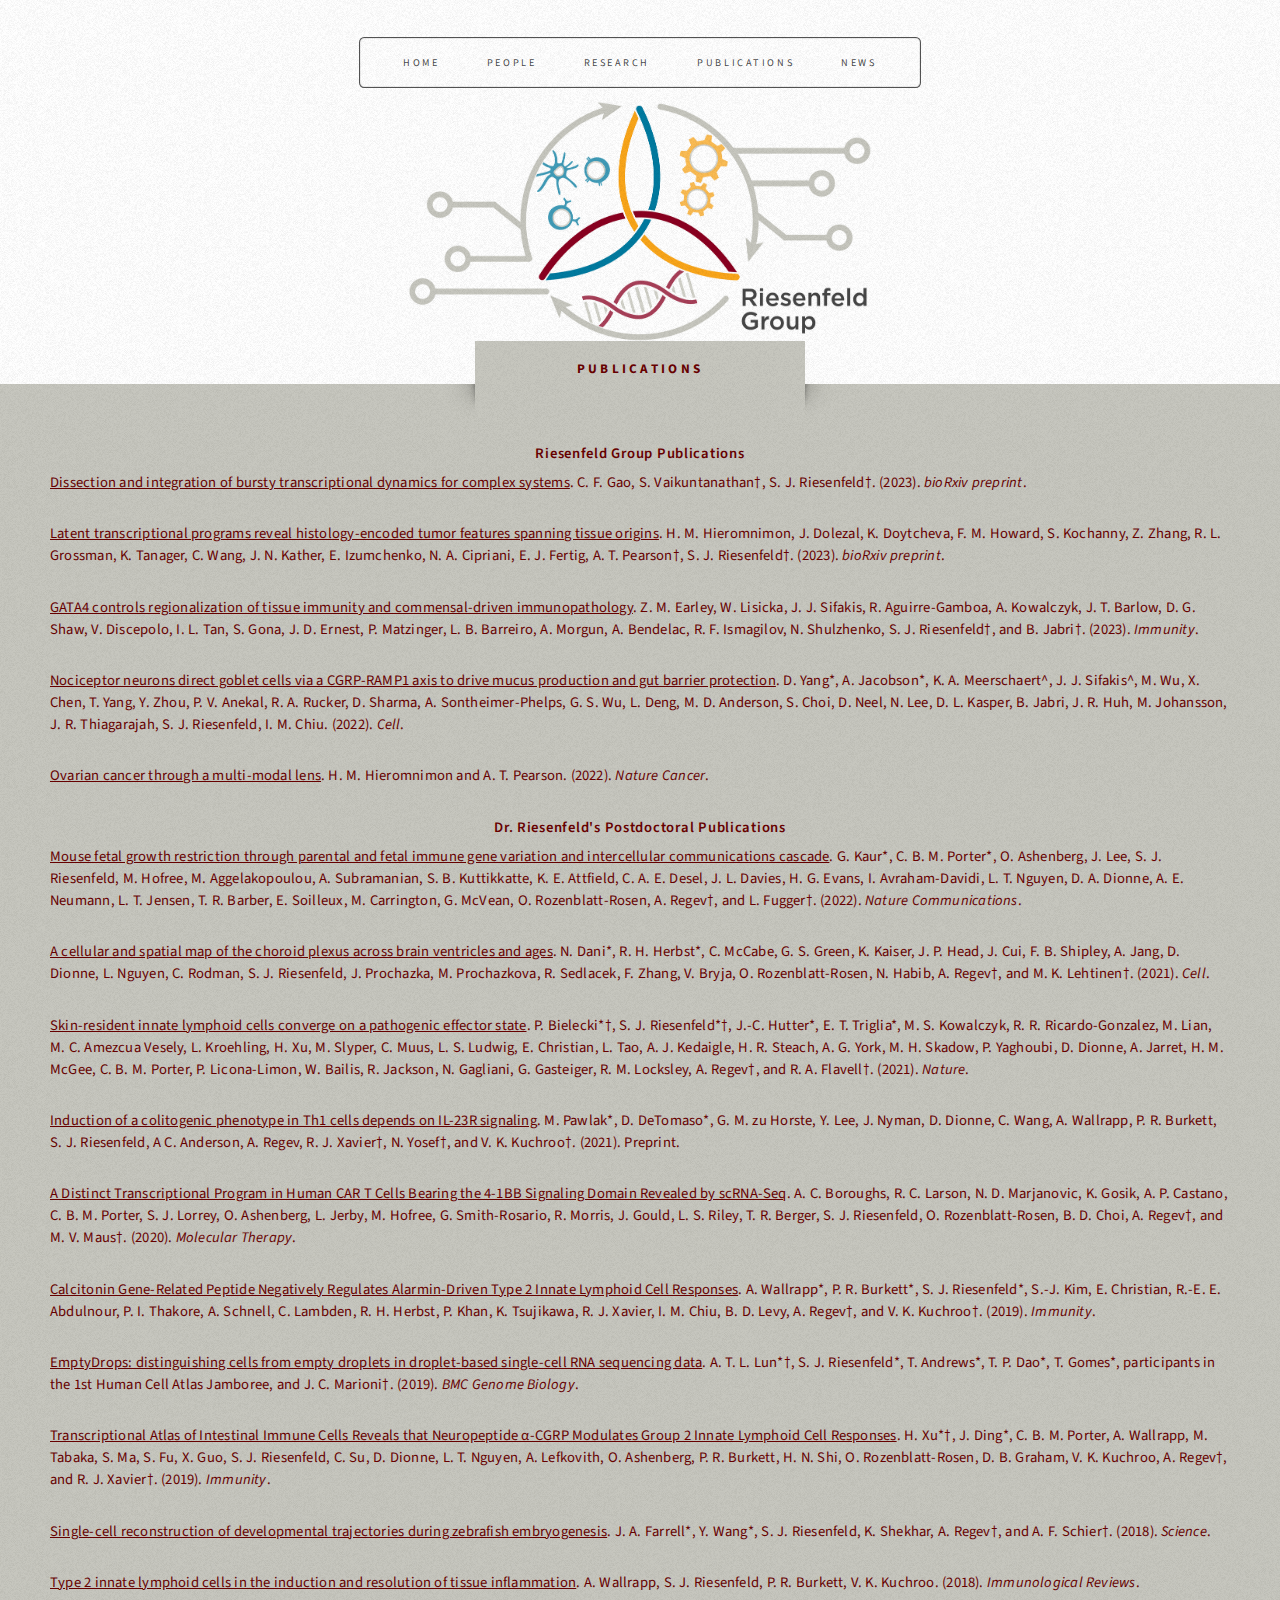
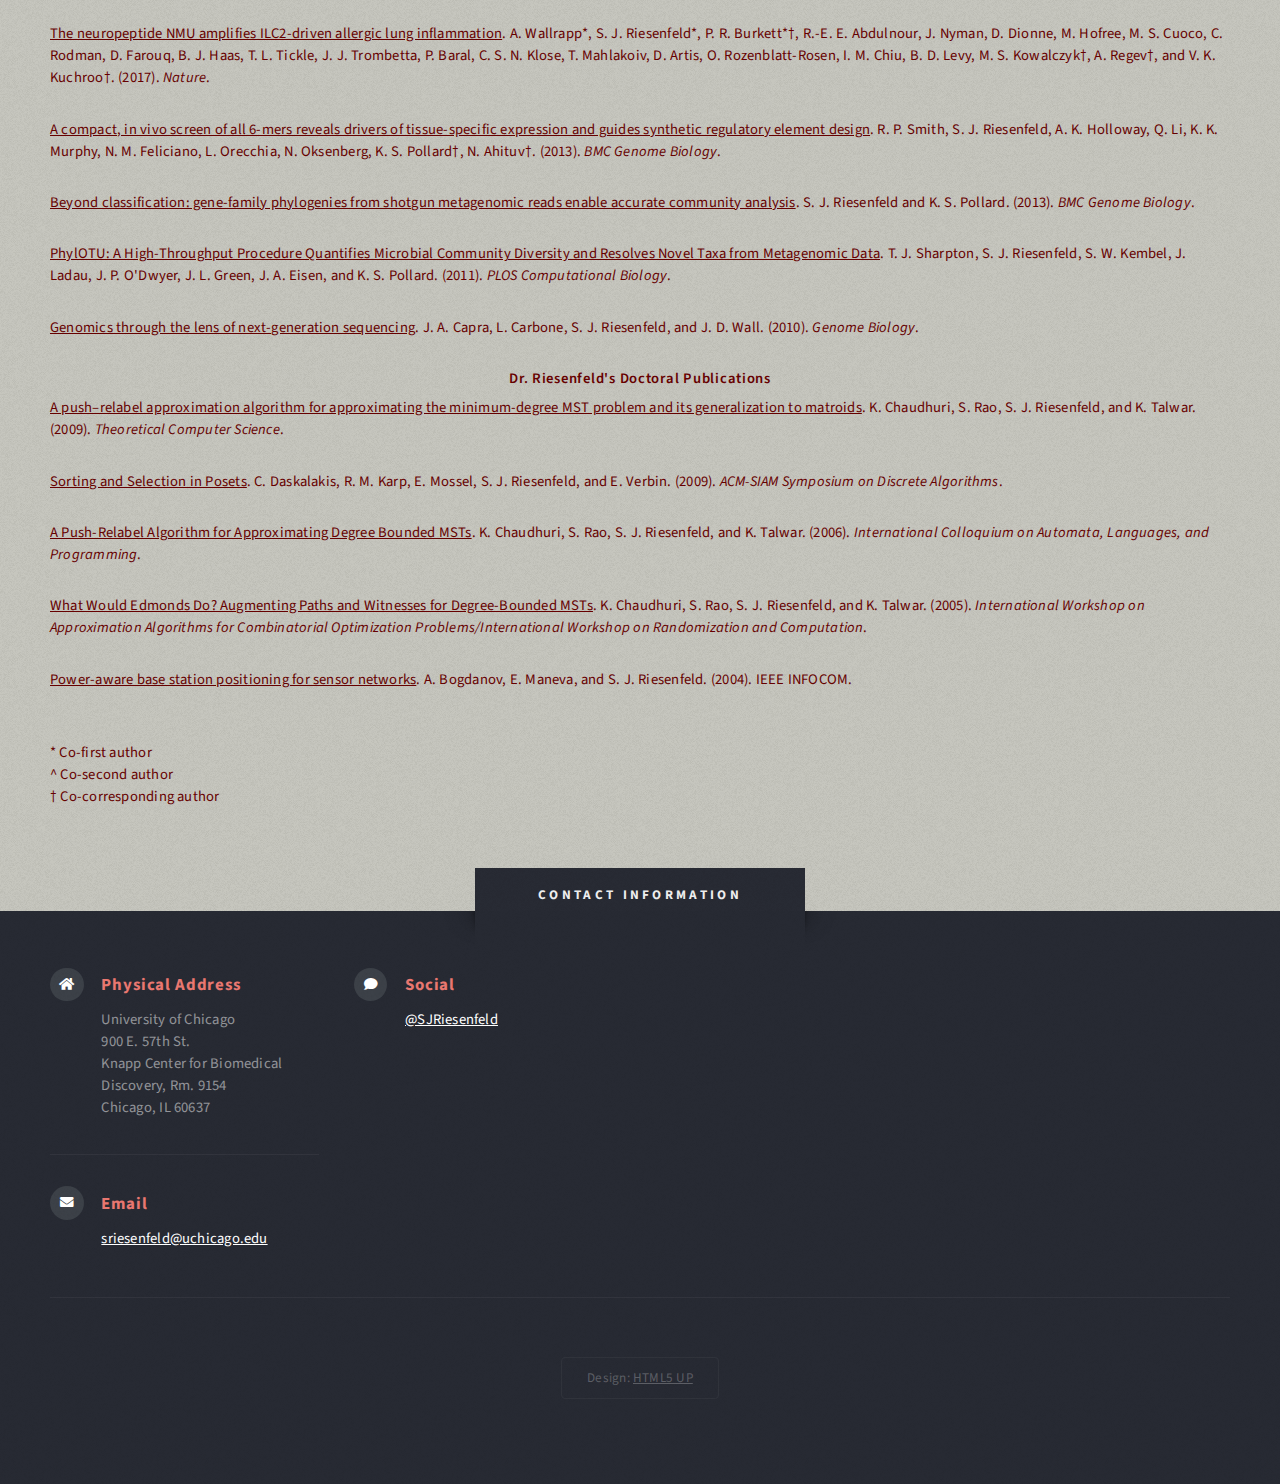
<file: publications.html>
<!DOCTYPE HTML>
<!--
	Escape Velocity by HTML5 UP
	html5up.net | @ajlkn
	Free for personal and commercial use under the CCA 3.0 license (html5up.net/license)
-->
<html>
	<head>
		<title>The Riesenfeld Group at UChicago---Publications</title>
		<meta charset="utf-8" />
		<meta name="viewport" content="width=device-width, initial-scale=1, user-scalable=no" />
		<link rel="stylesheet" href="assets/css/main.css" />
		<link rel="icon" type="image/x-icon" href="favicon.ico">
	</head>
	<body class="homepage is-preload">
		<div id="page-wrapper">

			<!-- Header -->
				<section id="header" class="wrapper">

					<!-- Logo -->
						<div id="logo"></div>

					<!-- Nav -->
						<nav id="nav">
							<ul>
								<li><a href="index.html">Home</a></li>
								<li><a href="people.html">People</a></li>
								<li><a href="research.html">Research</a></li>
								<li><a href="publications.html">Publications</a></li>
								<li><a href="news.html">News</a></li>
							</ul>
						</nav>

				</section>

			<!-- Main -->
				<div id="main" class="wrapper style1">
					<div class="title">Publications</div>
					<div class="container">

						<!-- Content -->
						
						<!-- Riesenfeld Group Publications -->
							<div id="content">
								<article class="box post">
									<center> <h3>Riesenfeld Group Publications</h3> </center>
										<!-- <br class="mobile-hide" /> -->
									<p><a href=https://doi.org/10.1101/2023.06.13.544828>Dissection and integration of bursty transcriptional dynamics for complex systems</a>. C. F. Gao, S. Vaikuntanathan†, S. J. Riesenfeld†. (2023). <i>bioRxiv preprint</i>.</p>
									<p><a href=https://doi.org/10.1101/2023.03.22.533810>Latent transcriptional programs reveal histology-encoded tumor features spanning tissue origins</a>. H. M. Hieromnimon, J. Dolezal, K. Doytcheva, F. M. Howard, S. Kochanny, Z. Zhang, R. L. Grossman, K. Tanager, C. Wang, J. N. Kather, E. Izumchenko, N. A. Cipriani, E. J. Fertig, A. T. Pearson†, S. J. Riesenfeld†. (2023). <i>bioRxiv preprint</i>.</p>
									<p><a href=https://www.cell.com/immunity/fulltext/S1074-7613(22)00645-8> GATA4 controls regionalization of tissue immunity and commensal-driven immunopathology</a>. Z. M. Earley, W. Lisicka, J. J. Sifakis, R. Aguirre-Gamboa, A. Kowalczyk, J. T. Barlow, D. G. Shaw, V. Discepolo, I. L. Tan, S. Gona, J. D. Ernest, P. Matzinger, L. B. Barreiro, A. Morgun, A. Bendelac, R. F. Ismagilov, N. Shulzhenko, S. J. Riesenfeld†, and B. Jabri†. (2023). <i>Immunity</i>.</p>
									<p><a href=https://doi.org/10.1016/j.cell.2022.09.024>Nociceptor neurons direct goblet cells via a CGRP-RAMP1 axis to drive mucus production and gut barrier protection</a>. D. Yang*, A. Jacobson*, K. A. Meerschaert^, J. J. Sifakis^, M. Wu, X. Chen, T. Yang, Y. Zhou, P. V. Anekal, R. A. Rucker, D. Sharma, A. Sontheimer-Phelps, G. S. Wu, L. Deng, M. D. Anderson, S. Choi, D. Neel, N. Lee, D. L. Kasper, B. Jabri, J. R. Huh, M. Johansson, J. R. Thiagarajah, S. J. Riesenfeld, I. M. Chiu. (2022). <i>Cell</i>.</p>
									<p><a href=https://www.nature.com/articles/s43018-022-00397-8>Ovarian cancer through a multi-modal lens</a>. H. M. Hieromnimon and A. T. Pearson. (2022). <i>Nature Cancer</i>.</p>
									<p></p>
									<p></p>
									<p></p>
									<p></p>
								</article>
							</div>
						
						
						<!-- Sam's postdoc publications -->
						<div id="content">
								<article class="box post">
									<center> <h3>Dr. Riesenfeld's Postdoctoral Publications</h3> </center>
										<!-- <br class="mobile-hide" /> -->
									<p><a href=https://www.nature.com/articles/s41467-022-32171-w>Mouse fetal growth restriction through parental and fetal immune gene variation and intercellular communications cascade</a>. G. Kaur*, C. B. M. Porter*, O. Ashenberg, J. Lee, S. J. Riesenfeld, M. Hofree, M. Aggelakopoulou, A. Subramanian, S. B. Kuttikkatte, K. E. Attfield, C. A. E. Desel, J. L. Davies, H. G. Evans, I. Avraham-Davidi, L. T. Nguyen, D. A. Dionne, A. E. Neumann, L. T. Jensen, T. R. Barber, E. Soilleux, M. Carrington, G. McVean, O. Rozenblatt-Rosen, A. Regev†, and L. Fugger†. (2022). <i>Nature Communications</i>.</p>
									<p><a href=https://www.cell.com/cell/fulltext/S0092-8674(21)00438-4>A cellular and spatial map of the choroid plexus across brain ventricles and ages</a>. N. Dani*, R. H. Herbst*, C. McCabe, G. S. Green, K. Kaiser, J. P. Head, J. Cui, F. B. Shipley, A. Jang, D. Dionne, L. Nguyen, C. Rodman, S. J. Riesenfeld, J. Prochazka, M. Prochazkova, R. Sedlacek, F. Zhang, V. Bryja, O. Rozenblatt-Rosen, N. Habib, A. Regev†, and M. K. Lehtinen†. (2021). <i>Cell</i>.</p>
									<p><a href=https://www.nature.com/articles/s41586-021-03188-w>Skin-resident innate lymphoid cells converge on a pathogenic effector state</a>. P. Bielecki*†, S. J. Riesenfeld*†, J.-C. Hutter*, E. T. Triglia*, M. S. Kowalczyk, R. R. Ricardo-Gonzalez, M. Lian, M. C. Amezcua Vesely, L. Kroehling, H. Xu, M. Slyper, C. Muus, L. S. Ludwig, E. Christian, L. Tao, A. J. Kedaigle, H. R. Steach, A. G. York, M. H. Skadow, P. Yaghoubi, D. Dionne, A. Jarret, H. M. McGee, C. B. M. Porter, P. Licona-Limon, W. Bailis, R. Jackson, N. Gagliani, G. Gasteiger, R. M. Locksley, A. Regev†, and R. A. Flavell†. (2021). <i>Nature</i>.</p>
									<p><a href=https://www.biorxiv.org/content/10.1101/2021.01.24.426445v1>Induction of a colitogenic phenotype in Th1 cells depends on IL-23R signaling</a>. M. Pawlak*, D. DeTomaso*, G. M. zu Horste, Y. Lee, J. Nyman, D. Dionne, C. Wang, A. Wallrapp, P. R. Burkett, S. J. Riesenfeld, A C. Anderson, A. Regev, R. J. Xavier†, N. Yosef†, and V. K. Kuchroo†. (2021). Preprint.</p>
									<p><a href=https://www.cell.com/molecular-therapy-family/molecular-therapy/fulltext/S1525-0016(20)30374-9>A Distinct Transcriptional Program in Human CAR T Cells Bearing the 4-1BB Signaling Domain Revealed by scRNA-Seq</a>. A. C. Boroughs, R. C. Larson, N. D. Marjanovic, K. Gosik, A. P. Castano, C. B. M. Porter, S. J. Lorrey, O. Ashenberg, L. Jerby, M. Hofree, G. Smith-Rosario, R. Morris, J. Gould, L. S. Riley, T. R. Berger, S. J. Riesenfeld, O. Rozenblatt-Rosen, B. D. Choi, A. Regev†, and M. V. Maus†. (2020). <i>Molecular Therapy</i>.</p>
									<p><a href=https://www.cell.com/immunity/fulltext/S1074-7613(19)30376-0>Calcitonin Gene-Related Peptide Negatively Regulates Alarmin-Driven Type 2 Innate Lymphoid Cell Responses</a>. A. Wallrapp*, P. R. Burkett*, S. J. Riesenfeld*, S.-J. Kim, E. Christian, R.-E. E. Abdulnour, P. I. Thakore, A. Schnell, C. Lambden, R. H. Herbst, P. Khan, K. Tsujikawa, R. J. Xavier, I. M. Chiu, B. D. Levy, A. Regev†, and V. K. Kuchroo†. (2019). <i>Immunity</i>.</p>
									<p><a href=https://genomebiology.biomedcentral.com/articles/10.1186/s13059-019-1662-y>EmptyDrops: distinguishing cells from empty droplets in droplet-based single-cell RNA sequencing data</a>. A. T. L. Lun*†, S. J. Riesenfeld*, T. Andrews*, T. P. Dao*, T. Gomes*, participants in the 1st Human Cell Atlas Jamboree, and J. C. Marioni†. (2019). <i>BMC Genome Biology</i>.</p>
									<p><a href=https://www.cell.com/immunity/fulltext/S1074-7613(19)30375-9>Transcriptional Atlas of Intestinal Immune Cells Reveals that Neuropeptide α-CGRP Modulates Group 2 Innate Lymphoid Cell Responses</a>. H. Xu*†, J. Ding*, C. B. M. Porter, A. Wallrapp, M. Tabaka, S. Ma, S. Fu, X. Guo, S. J. Riesenfeld, C. Su, D. Dionne, L. T. Nguyen, A. Lefkovith, O. Ashenberg, P. R. Burkett, H. N. Shi, O. Rozenblatt-Rosen, D. B. Graham, V. K. Kuchroo, A. Regev†, and R. J. Xavier†. (2019). <i>Immunity</i>.</p>
									<p><a href=https://www.science.org/doi/10.1126/science.aar3131>Single-cell reconstruction of developmental trajectories during zebrafish embryogenesis</a>. J. A. Farrell*, Y. Wang*, S. J. Riesenfeld, K. Shekhar, A. Regev†, and A. F. Schier†. (2018). <i>Science</i>.</p>
									<p><a href=https://onlinelibrary.wiley.com/doi/10.1111/imr.12702>Type 2 innate lymphoid cells in the induction and resolution of tissue inflammation</a>. A. Wallrapp, S. J. Riesenfeld, P. R. Burkett, V. K. Kuchroo. (2018). <i>Immunological Reviews</i>.</p>
									<p><a href=https://www.nature.com/articles/nature24029>The neuropeptide NMU amplifies ILC2-driven allergic lung inflammation</a>. A. Wallrapp*, S. J. Riesenfeld*, P. R. Burkett*†, R.-E. E. Abdulnour, J. Nyman, D. Dionne, M. Hofree, M. S. Cuoco, C. Rodman, D. Farouq, B. J. Haas, T. L. Tickle, J. J. Trombetta, P. Baral, C. S. N. Klose, T. Mahlakoiv, D. Artis, O. Rozenblatt-Rosen, I. M. Chiu, B. D. Levy, M. S. Kowalczyk†, A. Regev†, and V. K. Kuchroo†. (2017). <i>Nature</i>.</p>
									<p><a href=https://genomebiology.biomedcentral.com/articles/10.1186/gb-2013-14-7-r72>A compact, in vivo screen of all 6-mers reveals drivers of tissue-specific expression and guides synthetic regulatory element design</a>. R. P. Smith, S. J. Riesenfeld, A. K. Holloway, Q. Li, K. K. Murphy, N. M. Feliciano, L. Orecchia, N. Oksenberg, K. S. Pollard†, N. Ahituv†. (2013). <i>BMC Genome Biology</i>.</p>
									<p><a href=https://bmcgenomics.biomedcentral.com/articles/10.1186/1471-2164-14-419>Beyond classification: gene-family phylogenies from shotgun metagenomic reads enable accurate community analysis</a>. S. J. Riesenfeld and K. S. Pollard. (2013). <i>BMC Genome Biology</i>.</p>
									<p><a href=https://journals.plos.org/ploscompbiol/article?id=10.1371/journal.pcbi.1001061>PhylOTU: A High-Throughput Procedure Quantifies Microbial Community Diversity and Resolves Novel Taxa from Metagenomic Data</a>. T. J. Sharpton, S. J. Riesenfeld, S. W. Kembel, J. Ladau, J. P. O'Dwyer, J. L. Green, J. A. Eisen, and K. S. Pollard. (2011). <i>PLOS Computational Biology</i>.</p>
									<p><a href=https://genomebiology.biomedcentral.com/articles/10.1186/gb-2010-11-6-306>Genomics through the lens of next-generation sequencing</a>. J. A. Capra, L. Carbone, S. J. Riesenfeld, and J. D. Wall. (2010). <i>Genome Biology</i>.</p>
									<p></p>
									<p></p>
									<p></p>
									<p></p>
								</article>
							</div>
						
						<!-- Sam's PhD publications -->
							<div id="content">
								<article class="box post">
									<center><h3>Dr. Riesenfeld's Doctoral Publications</h3></center>
										<!-- <br class="mobile-hide" /> -->
									<p><a href=https://www.sciencedirect.com/science/article/pii/S0304397509005143?via%3Dihub>A push–relabel approximation algorithm for approximating the minimum-degree MST problem and its generalization to matroids</a>. K. Chaudhuri, S. Rao, S. J. Riesenfeld, and K. Talwar. (2009). <i>Theoretical Computer Science</i>.<p>
									<p><a href=https://epubs.siam.org/doi/10.1137/1.9781611973068.44>Sorting and Selection in Posets</a>. C. Daskalakis, R. M. Karp, E. Mossel, S. J. Riesenfeld, and E. Verbin. (2009). <i>ACM-SIAM Symposium on Discrete Algorithms</i>.</p>
									<p><a href=https://link.springer.com/chapter/10.1007/11786986_18>A Push-Relabel Algorithm for Approximating Degree Bounded MSTs</a>. K. Chaudhuri, S. Rao, S. J. Riesenfeld, and  K. Talwar. (2006). <i>International Colloquium on Automata, Languages, and Programming</i>.</p>
									<p><a href=https://link.springer.com/chapter/10.1007/11538462_3>What Would Edmonds Do? Augmenting Paths and Witnesses for Degree-Bounded MSTs</a>. K. Chaudhuri, S. Rao, S. J. Riesenfeld, and K. Talwar. (2005). <i>International Workshop on Approximation Algorithms for Combinatorial Optimization Problems/International Workshop on Randomization and Computation</i>.</p>
									<p><a href=https://ieeexplore.ieee.org/document/1354529>Power-aware base station positioning for sensor networks</a>. A. Bogdanov, E. Maneva, and S. J. Riesenfeld. (2004). IEEE INFOCOM.</p>
									<p></p>
									<p></p>
									<p></p>
									<p></p>
								</article>
							</div>
						
						<!-- Annotation legend -->
						<div id="content">
								<article class="box post">
									<p>
										<br> * Co-first author 
										<br> ^ Co-second author 
										<br> † Co-corresponding author 
									</p>
								</article>
							</div>

					</div>
				</div>

			<!-- Footer -->
				<section id="footer" class="wrapper">
					<div class="title">Contact Information</div>
					<div class="container">
						<div class="row">
							<div class="col-6 col-12-medium">

								<!-- Contact -->
									<section class="feature-list small">
										<div class="row">
											<div class="col-6 col-12-small">
												<section>
													<h3 class="icon solid fa-home">Physical Address</h3>
													<p>
														University of Chicago<br />
														900 E. 57th St.<br />
														Knapp Center for Biomedical Discovery, Rm. 9154<br />
														Chicago, IL 60637
													</p>
												</section>
											</div>
											<div class="col-6 col-12-small">
												<section>
													<h3 class="icon solid fa-comment">Social</h3>
													<p>
														<a href="#">@SJRiesenfeld</a><br />
													</p>
												</section>
											</div>
											<div class="col-6 col-12-small">
												<section>
													<h3 class="icon solid fa-envelope">Email</h3>
													<p>
														<a href="mailto: sriesenfeld@uchicago.edu">sriesenfeld@uchicago.edu</a>
													</p>
												</section>
											</div>
										</div>
									</section>

							</div>
						</div>
						<div id="copyright">
							<ul>
								<li>Design: <a href="http://html5up.net">HTML5 UP</a></li>
							</ul>
						</div>
					</div>
				</section>

		</div>

		<!-- Scripts -->
			<script src="assets/js/jquery.min.js"></script>
			<script src="assets/js/jquery.dropotron.min.js"></script>
			<script src="assets/js/browser.min.js"></script>
			<script src="assets/js/breakpoints.min.js"></script>
			<script src="assets/js/util.js"></script>
			<script src="assets/js/main.js"></script>

	</body>
</html>
</file>
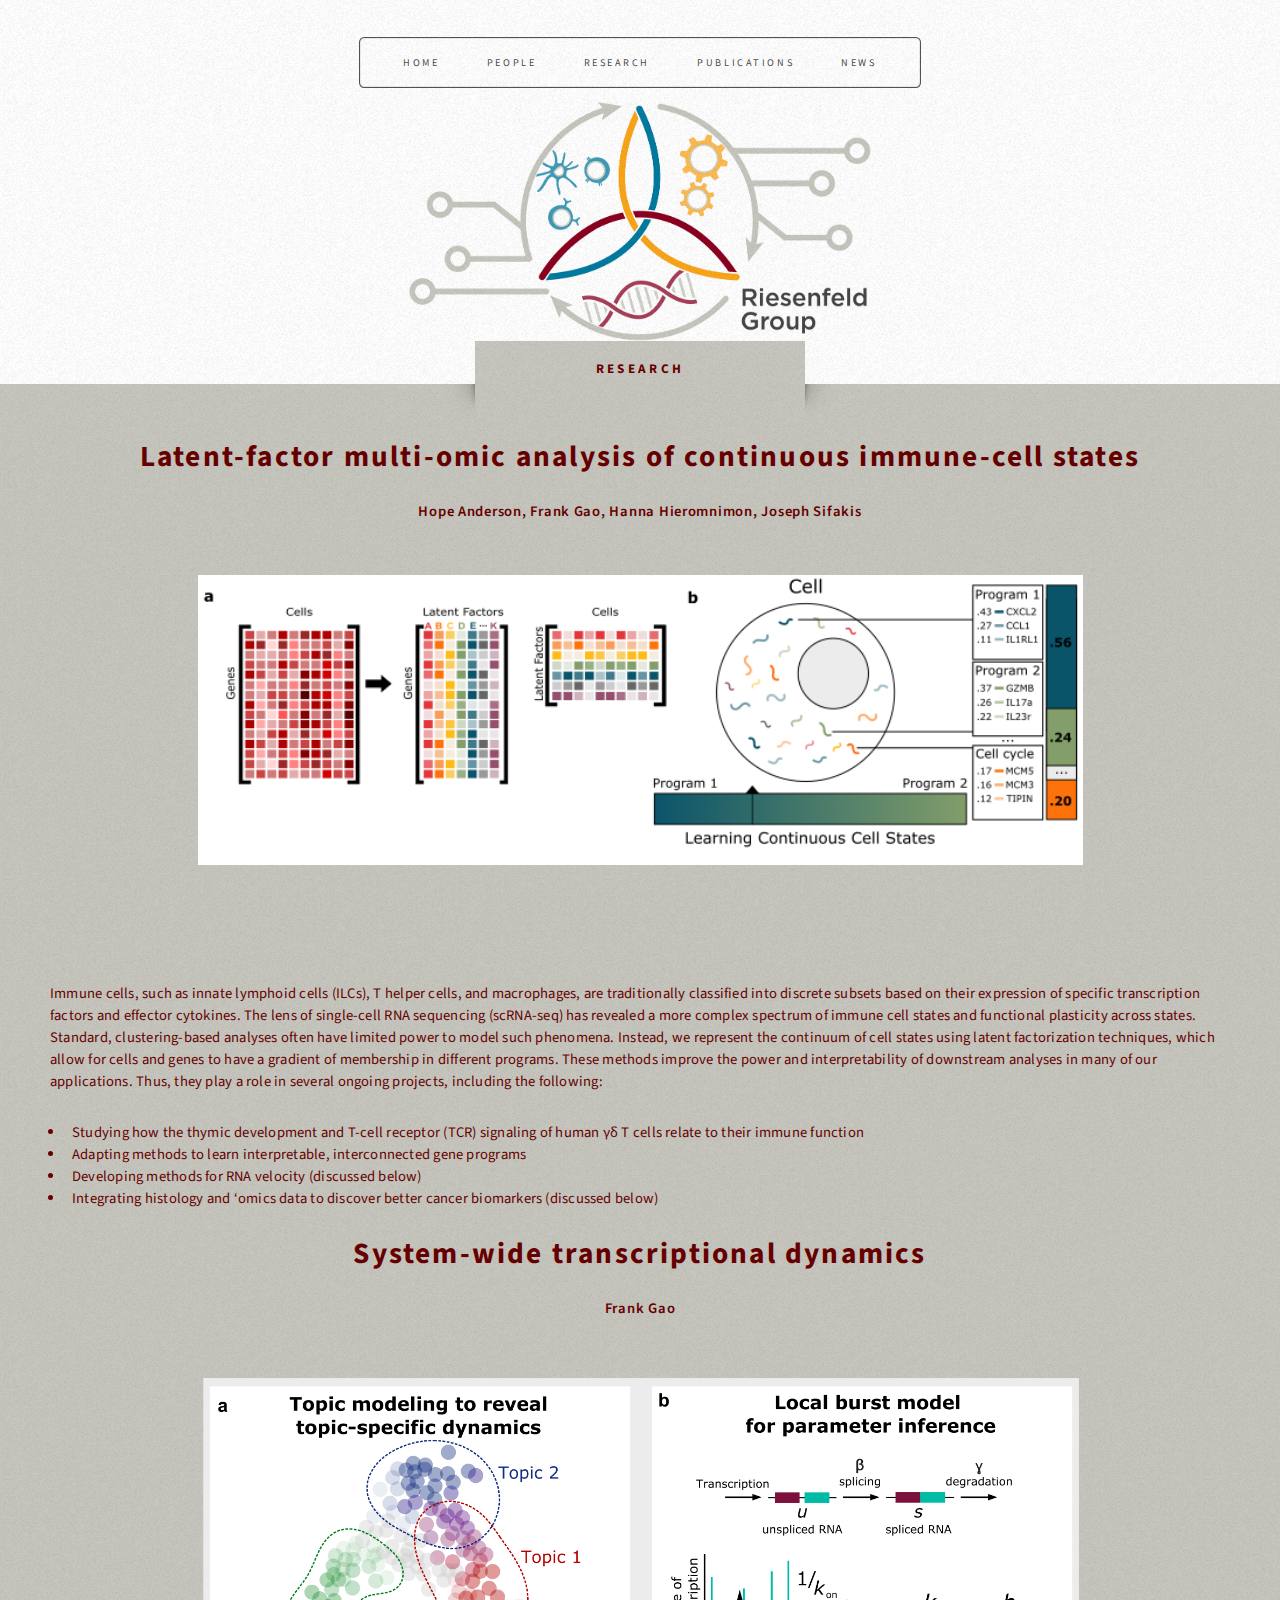
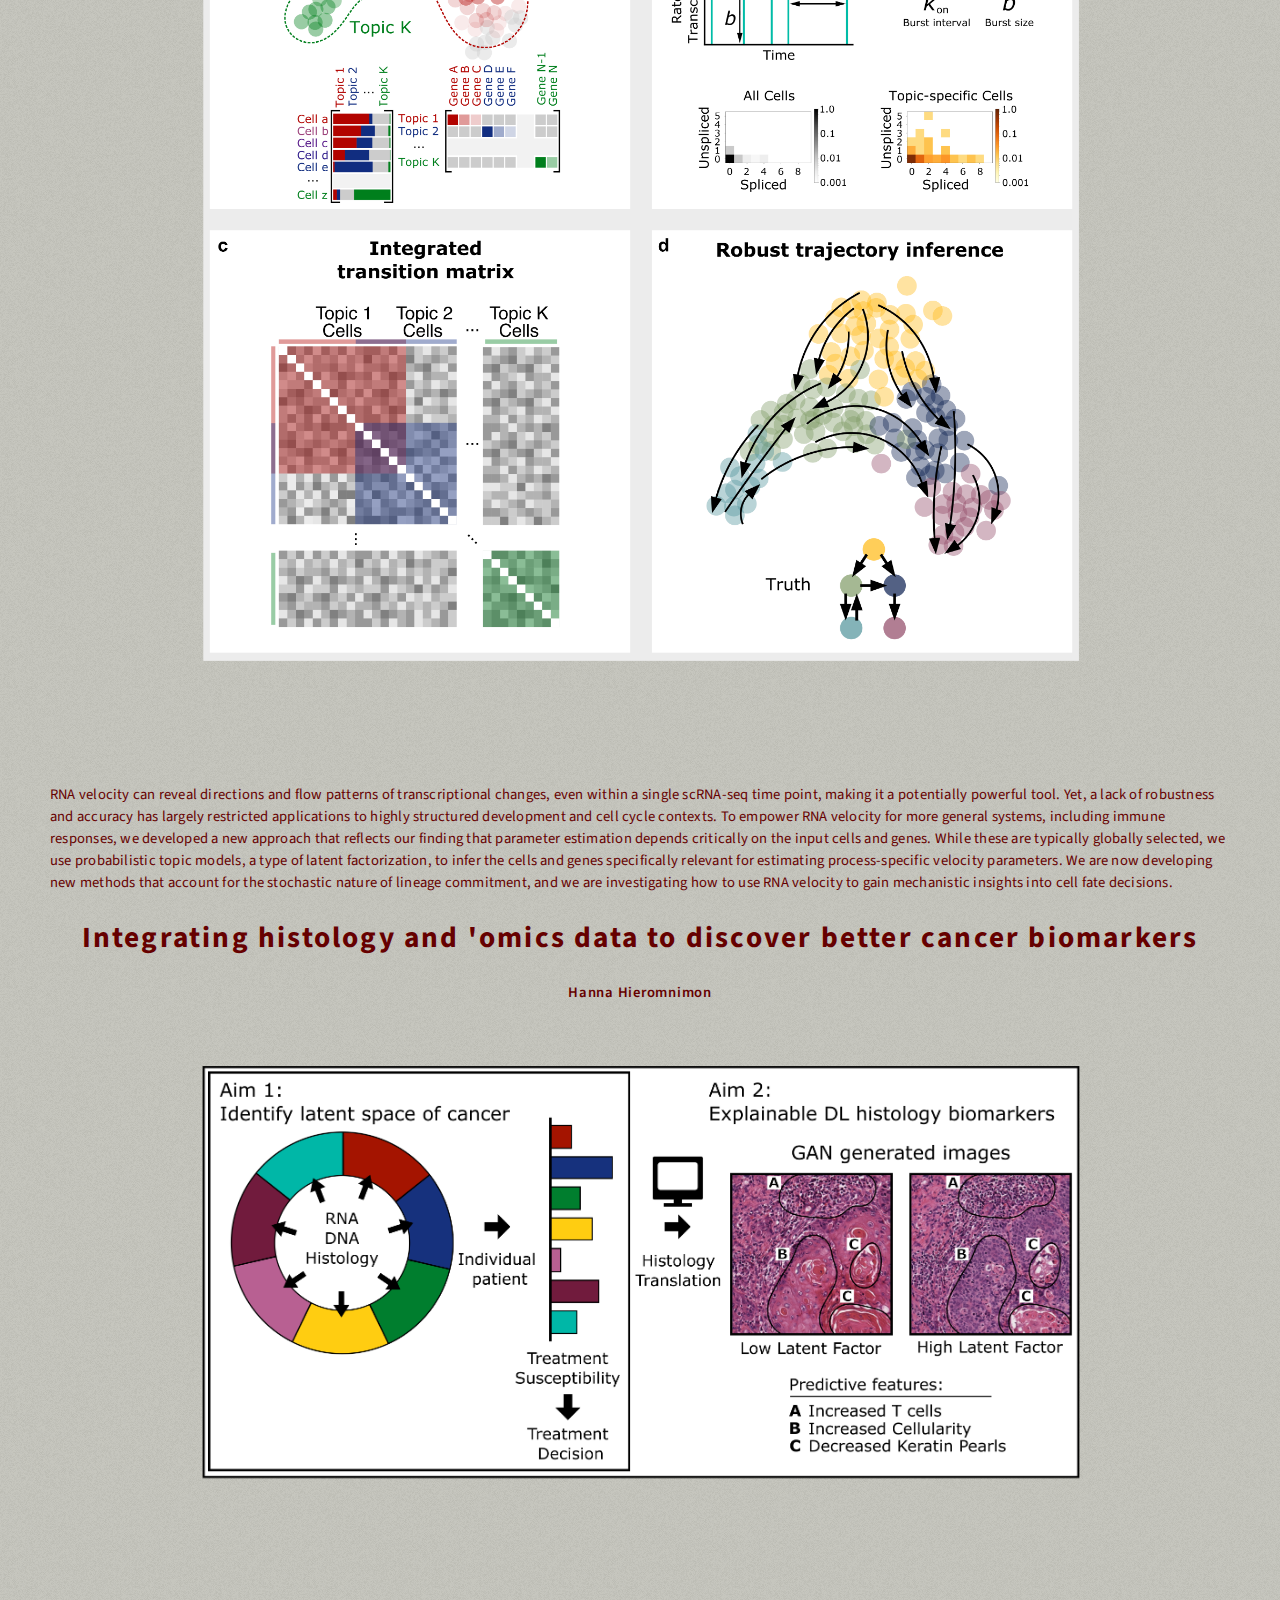
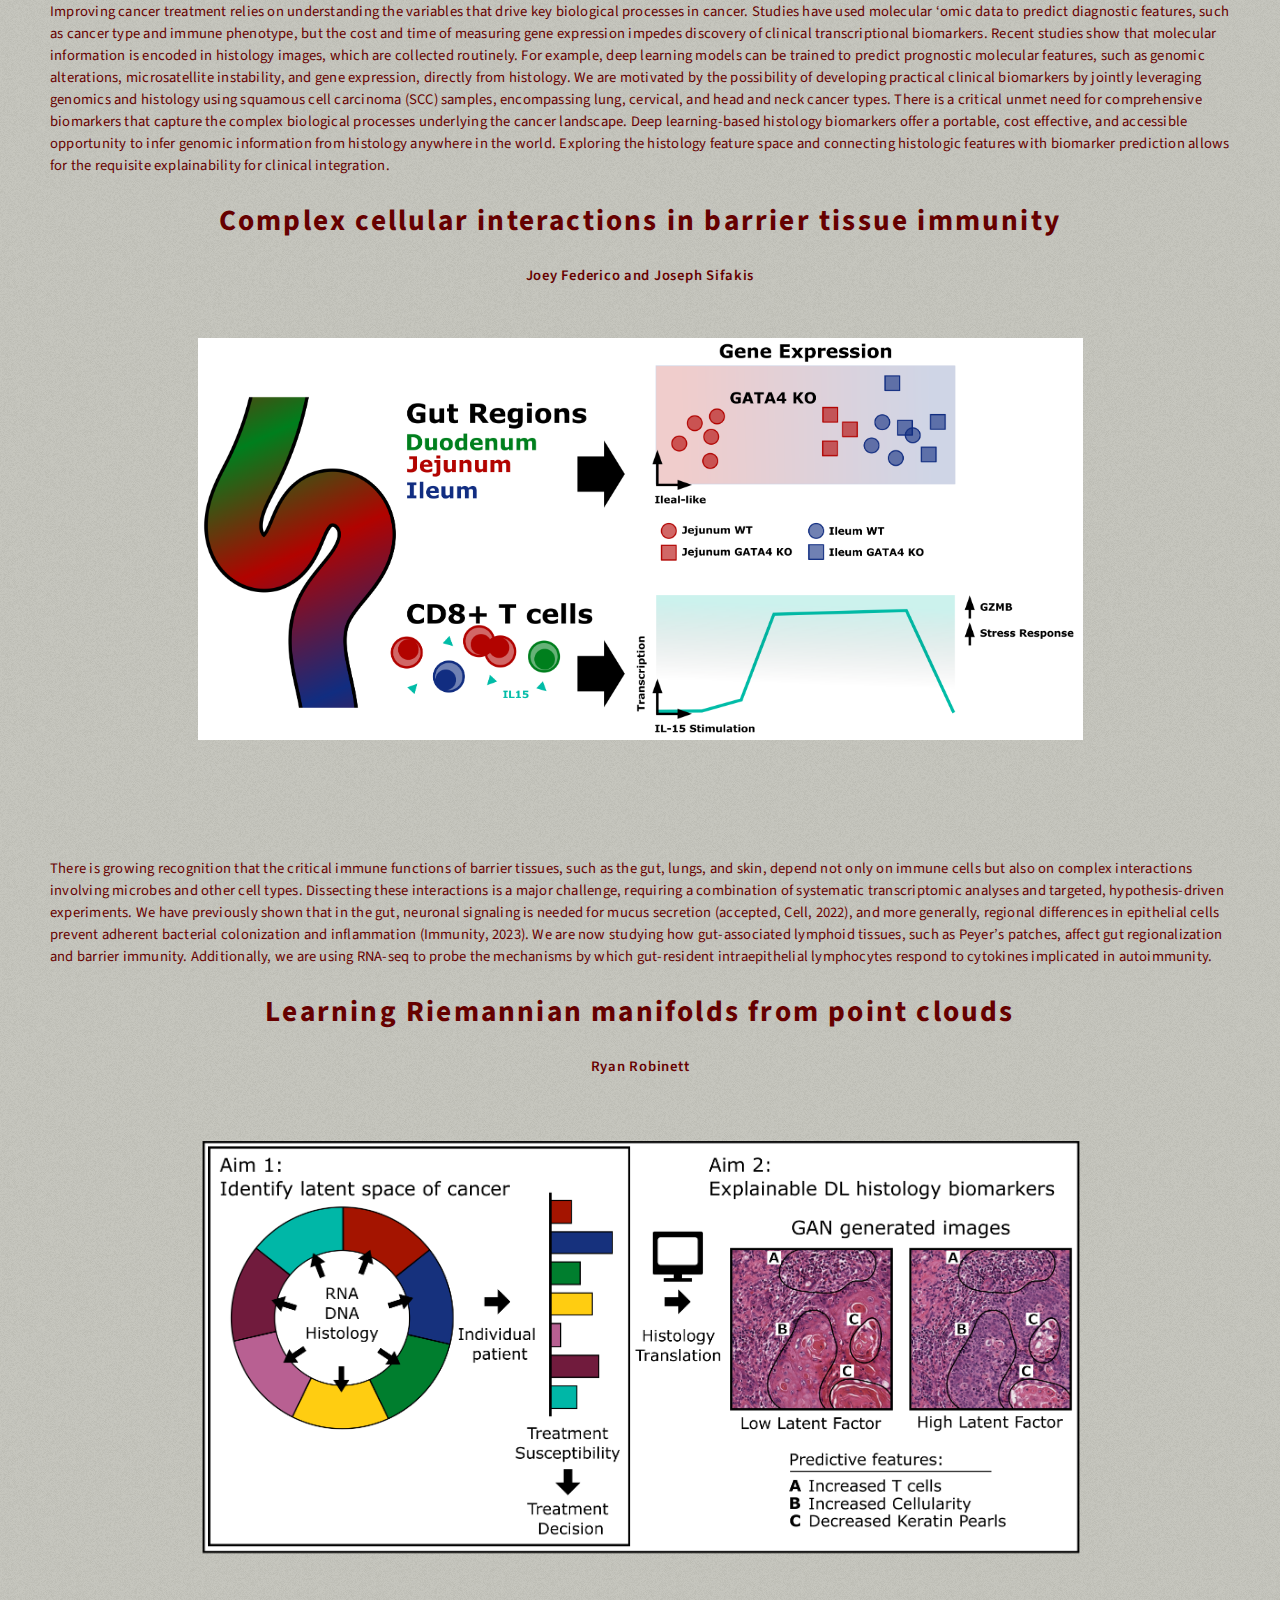
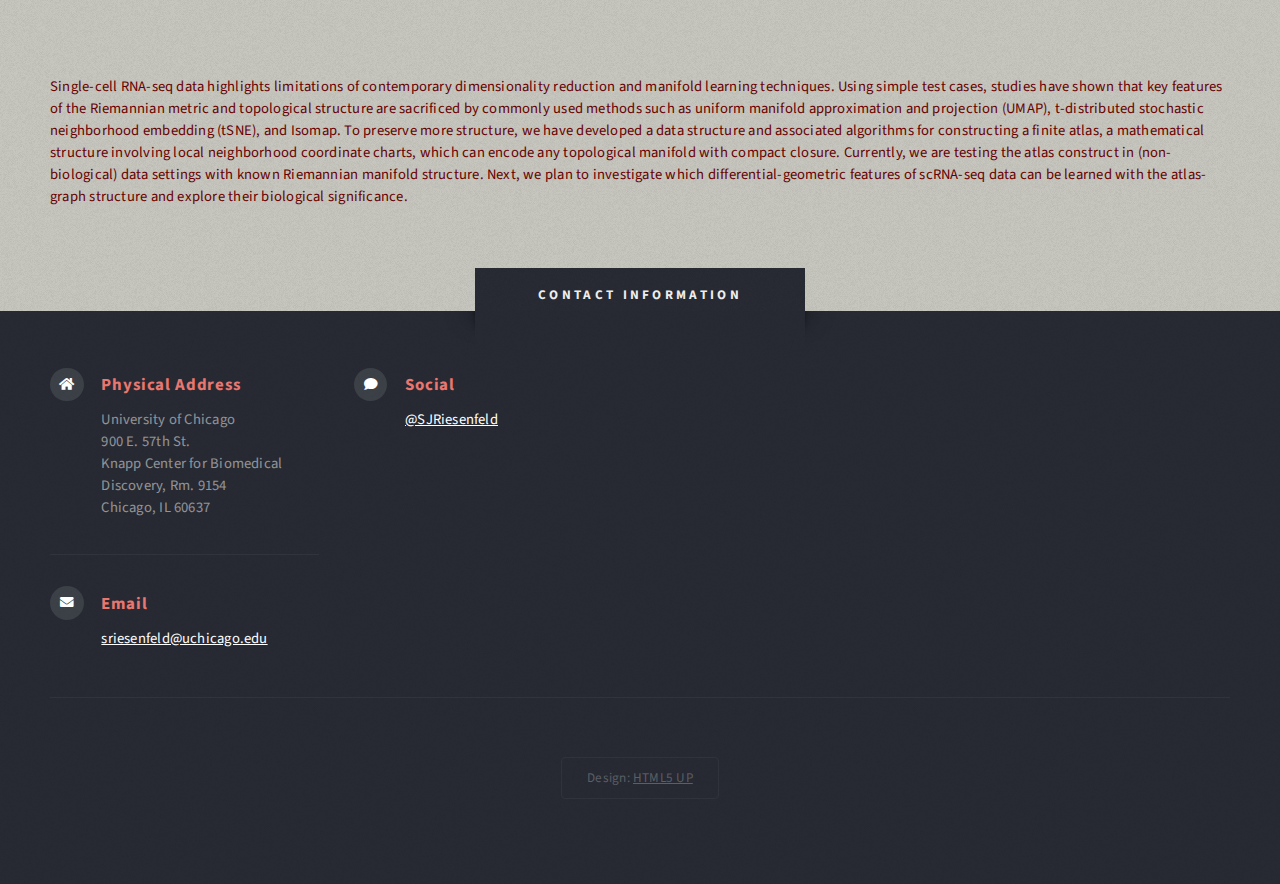
<file: research.html>
<!DOCTYPE HTML>
<!--
	Escape Velocity by HTML5 UP
	html5up.net | @ajlkn
	Free for personal and commercial use under the CCA 3.0 license (html5up.net/license)
-->
<html>
	<head>
		<title>The Riesenfeld Group at UChicago---Research</title>
		<meta charset="utf-8" />
		<meta name="viewport" content="width=device-width, initial-scale=1, user-scalable=no" />
		<link rel="stylesheet" href="assets/css/main.css" />
		<link rel="icon" type="image/x-icon" href="favicon.ico">
	</head>
	<body class="homepage is-preload">
		<div id="page-wrapper">

			<!-- Header -->
				<section id="header" class="wrapper">

					<!-- Logo -->
						<div id="logo"></div>

					<!-- Nav -->
						<nav id="nav">
							<ul>
								<li><a href="index.html">Home</a></li>
								<li><a href="people.html">People</a></li>
								<li><a href="research.html">Research</a></li>
								<li><a href="publications.html">Publications</a></li>
								<li><a href="news.html">News</a></li>
							</ul>
						</nav>

				</section>

			<!-- Main -->
				<div id="main" class="wrapper style1">
					<div class="title">Research</div>
					<div class="container">

						<!-- Content -->
						
						<!-- Learning latent structure in 'omics data  -->
							<div id="content">
								<article class="box post">
									<header class="style1">
										<h2>Latent-factor multi-omic analysis of continuous immune-cell states</h2>
										<h3> Hope Anderson, Frank Gao, Hanna Hieromnimon, Joseph Sifakis </h3>
										<!-- <br class="mobile-hide" /> -->
									</header>
									<a href="#" class="image featured">
										<img src="images/website_continuous_states.png" alt="" />
									</a>
									<p class="style1">  
										Immune cells, such as innate lymphoid cells (ILCs), T helper cells, and macrophages, are traditionally 
										classified into discrete subsets based on their expression of specific transcription factors and effector cytokines. 
										The lens of single-cell RNA sequencing (scRNA-seq) has revealed a more complex spectrum of immune cell states and 
										functional plasticity across states. Standard, clustering-based analyses often have limited power to model such 
										phenomena. Instead, we represent the continuum of cell states using latent factorization techniques, which allow for 
										cells and genes to have a gradient of membership in different programs. These methods improve the power and 
										interpretability of downstream analyses in many of our applications. Thus, they play a role in several ongoing projects, 
										including the following:
										<ul style=“list-style-type:disc”>
											<li> Studying how the thymic development and T-cell receptor (TCR) signaling of human γδ T cells relate to their immune function </li>
											<li> Adapting methods to learn interpretable, interconnected gene programs </li>
											<li> Developing methods for RNA velocity (discussed below) </li>
											<li> Integrating histology and ‘omics data to discover better cancer biomarkers (discussed below) </li>
										</ul>
									</p>
								</article>
							</div>
					
						<!-- Dynamics -->
							<div id="content">
								<article class="box post">
									<header class="style1">
										<h2>System-wide transcriptional dynamics</h2>
										<h3> Frank Gao </h3>
										<!-- <br class="mobile-hide" /> -->
									</header>
									<a href="#" class="image featured">
										<img src="images/RNA_velocity_221111.png" alt="" />
									</a>
									<p class="style1">
										RNA velocity can reveal directions and flow patterns of transcriptional changes, even within a single 
										scRNA-seq time point, making it a potentially powerful tool. Yet, a lack of robustness and accuracy 
										has largely restricted applications to highly structured development and cell cycle contexts. To 
										empower RNA velocity for more general systems, including immune responses, we developed a new approach 
										that reflects our finding that parameter estimation depends critically on the input cells and genes. 
										While these are typically globally selected, we use probabilistic topic models, a type of latent 
										factorization, to infer the cells and genes specifically relevant for estimating process-specific 
										velocity parameters. We are now developing new methods that account for the stochastic nature of 
										lineage commitment, and we are investigating how to use RNA velocity to gain mechanistic insights into 
										cell fate decisions.
									</p>
									<p> </p>
								</article>
							</div>

							<!-- Integrating histology and 'omics data to discover better cancer biomarkers  -->
							<div id="content">
								<article class="box post">
									<header class="style1">
										<h2>Integrating histology and 'omics data to discover better cancer biomarkers</h2>
										<h3> Hanna Hieromnimon </h3>
										<!-- <br class="mobile-hide" /> -->
									</header>
									<a href="#" class="image featured">
										<img src="images/MRF_graphabs.png" alt="" />
									</a>
									<p class="style1">
										Improving cancer treatment relies on understanding the variables that drive key biological 
										processes in cancer. Studies have used molecular ‘omic data to predict diagnostic features, such as 
										cancer type and immune phenotype, but the cost and time of measuring gene expression impedes discovery 
										of clinical transcriptional biomarkers. Recent studies show that molecular information is encoded in 
										histology images, which are collected routinely. For example, deep learning models can be trained to 
										predict prognostic molecular features, such as genomic alterations, microsatellite instability, and 
										gene expression, directly from histology. We are motivated by the possibility of developing practical 
										clinical biomarkers by jointly leveraging genomics and histology using squamous cell carcinoma (SCC) 
										samples, encompassing lung, cervical, and head and neck cancer types. There is a critical unmet need 
										for comprehensive biomarkers that capture the complex biological processes underlying the cancer landscape. 
										Deep learning-based histology biomarkers offer a portable, cost effective, and accessible opportunity 
										to infer genomic information from histology anywhere in the world. Exploring the histology feature space 
										and connecting histologic features with biomarker prediction allows for the requisite explainability 
										for clinical integration.
										<br>
									</p>
									<p> </p>
								</article>
							</div>

							<!--Barrier immunity -->
							<div id="content">
								<article class="box post">
									<header class="style1">
										<h2>Complex cellular interactions in barrier tissue immunity</h2>
										<h3>Joey Federico and Joseph Sifakis</h3>
										<!-- <br class="mobile-hide" /> -->
									</header>
									<a href="#" class="image featured">
										<img src="images/mucosal_immunology_2.png" alt="" />
									</a>
									<p class="style1">
										There is growing recognition that the critical immune functions of barrier tissues, such as the 
										gut, lungs, and skin, depend not only on immune cells but also on complex interactions involving 
										microbes and other cell types. Dissecting these interactions is a major challenge, requiring a 
										combination of systematic transcriptomic analyses and targeted, hypothesis-driven experiments. 
										We have previously shown that in the gut, neuronal signaling is needed for mucus secretion 
										(accepted, Cell, 2022), and more generally, regional differences in epithelial cells prevent 
										adherent bacterial colonization and inflammation (Immunity, 2023). We are now studying how 
										gut-associated lymphoid tissues, such as Peyer’s patches, affect gut regionalization and barrier 
										immunity. Additionally, we are using RNA-seq to probe the mechanisms by which gut-resident 
										intraepithelial lymphocytes respond to cytokines implicated in autoimmunity.
										<br>
									</p>
									<p> </p>
								</article>
							</div>
						
							<!-- Manifolds  -->
							<div id="content">
								<article class="box post">
									<header class="style1">
										<h2>Learning Riemannian manifolds from point clouds</h2>
										<h3> Ryan Robinett </h3>
										<!-- <br class="mobile-hide" /> -->
									</header>
									<a href="#" class="image featured">
										<img src="images/MRF_graphabs.png" alt="" />
									</a>
									<p class="style1">
										Single-cell RNA-seq data highlights limitations of contemporary dimensionality reduction and 
										manifold learning techniques. Using simple test cases, studies have shown that key features of 
										the Riemannian metric and topological structure are sacrificed by commonly used methods such as 
										uniform manifold approximation and projection (UMAP), t-distributed stochastic neighborhood 
										embedding (tSNE), and Isomap. To preserve more structure, we have developed a data structure and 
										associated algorithms for constructing a finite atlas, a mathematical structure involving local 
										neighborhood coordinate charts, which can encode any topological manifold with compact closure. 
										Currently, we are testing the atlas construct in (non-biological) data settings with known Riemannian 
										manifold structure. Next, we plan to investigate which differential-geometric features of scRNA-seq 
										data can be learned with the atlas-graph structure and explore their biological significance.
									</p>
								</article>
							</div>
					</div>
				</div>

			<!-- Footer -->
				<section id="footer" class="wrapper">
					<div class="title">Contact Information</div>
					<div class="container">
						<div class="row">
							<div class="col-6 col-12-medium">

								<!-- Contact -->
									<section class="feature-list small">
										<div class="row">
											<div class="col-6 col-12-small">
												<section>
													<h3 class="icon solid fa-home">Physical Address</h3>
													<p>
														University of Chicago<br />
														900 E. 57th St.<br />
														Knapp Center for Biomedical Discovery, Rm. 9154<br />
														Chicago, IL 60637
													</p>
												</section>
											</div>
											<div class="col-6 col-12-small">
												<section>
													<h3 class="icon solid fa-comment">Social</h3>
													<p>
														<a href="#">@SJRiesenfeld</a><br />
													</p>
												</section>
											</div>
											<div class="col-6 col-12-small">
												<section>
													<h3 class="icon solid fa-envelope">Email</h3>
													<p>
														<a href="mailto: sriesenfeld@uchicago.edu">sriesenfeld@uchicago.edu</a>
													</p>
												</section>
											</div>
											<div class="col-6 col-12-small">
											</div>
										</div>
									</section>

							</div>
						</div>
						<div id="copyright">
							<ul>
								<li>Design: <a href="http://html5up.net">HTML5 UP</a></li>
							</ul>
						</div>
					</div>
				</section>

		</div>

		<!-- Scripts -->
			<script src="assets/js/jquery.min.js"></script>
			<script src="assets/js/jquery.dropotron.min.js"></script>
			<script src="assets/js/browser.min.js"></script>
			<script src="assets/js/breakpoints.min.js"></script>
			<script src="assets/js/util.js"></script>
			<script src="assets/js/main.js"></script>

	</body>
</html>
</file>
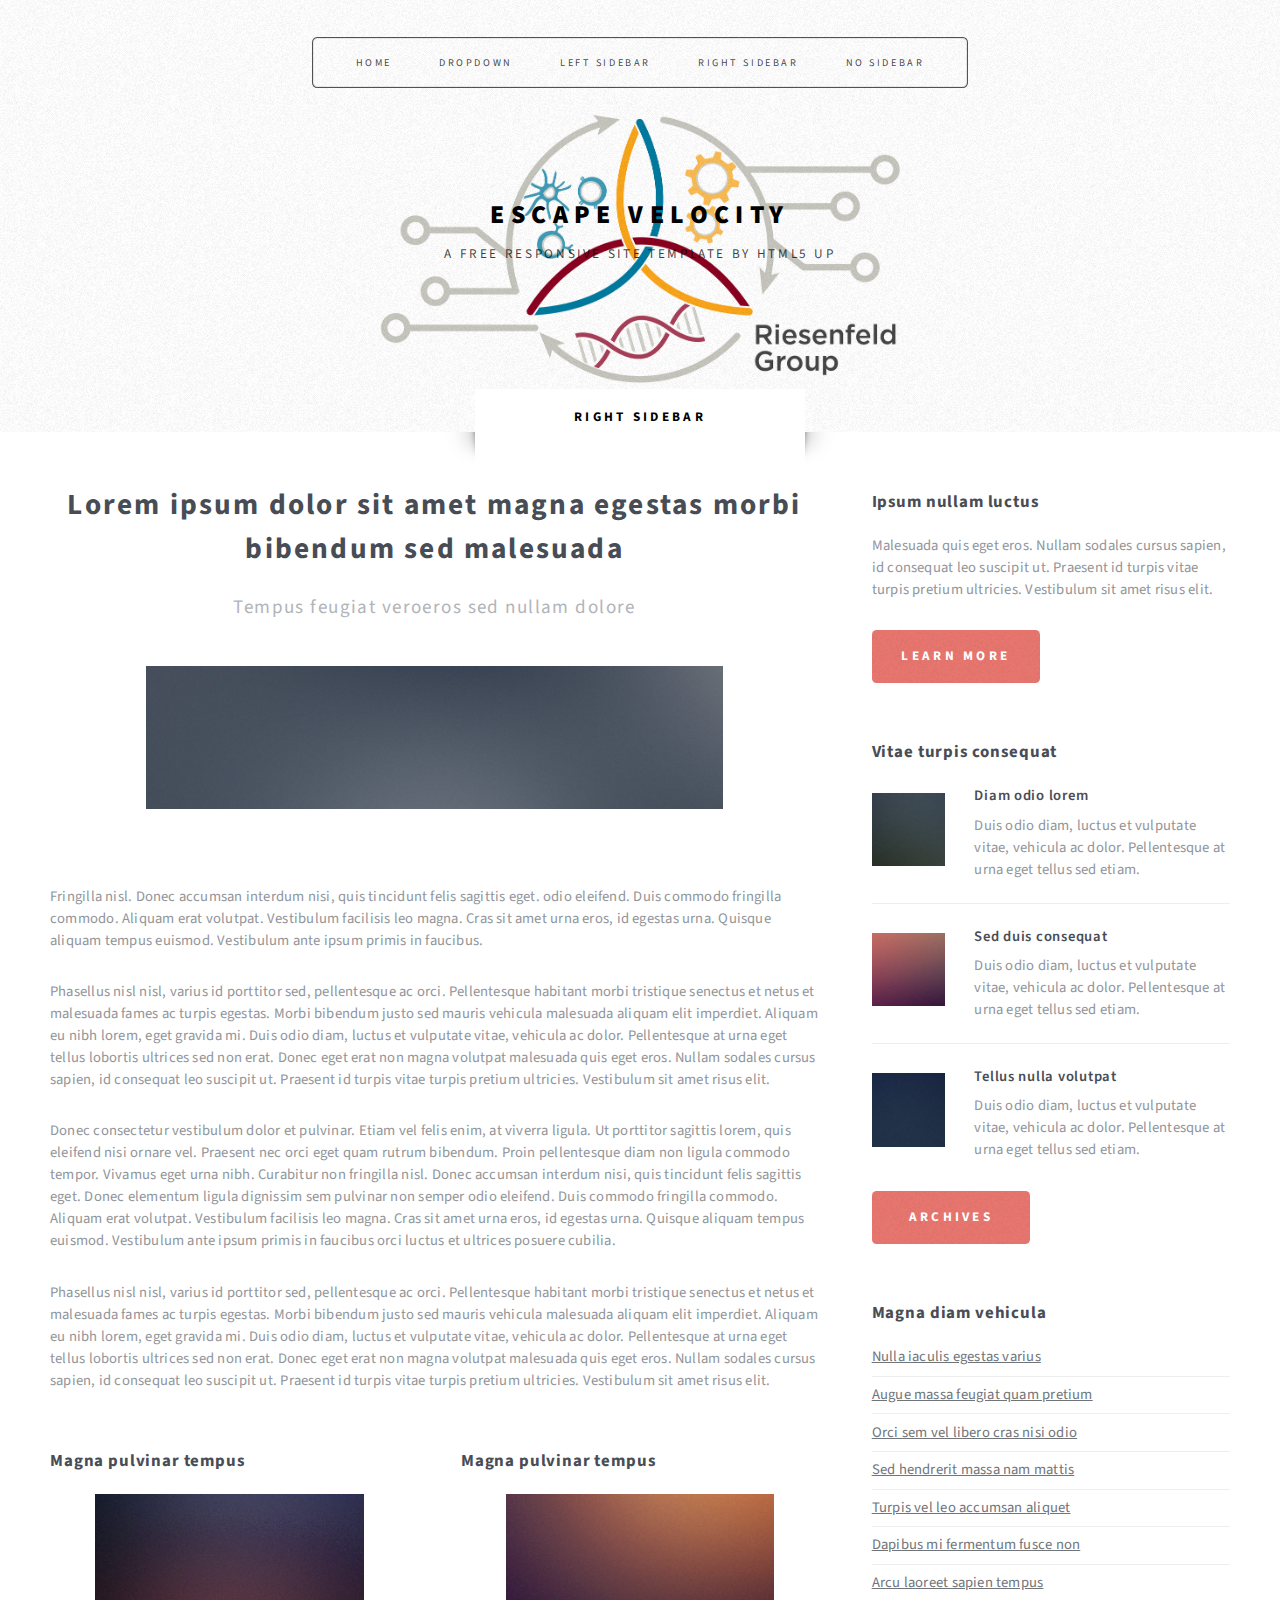
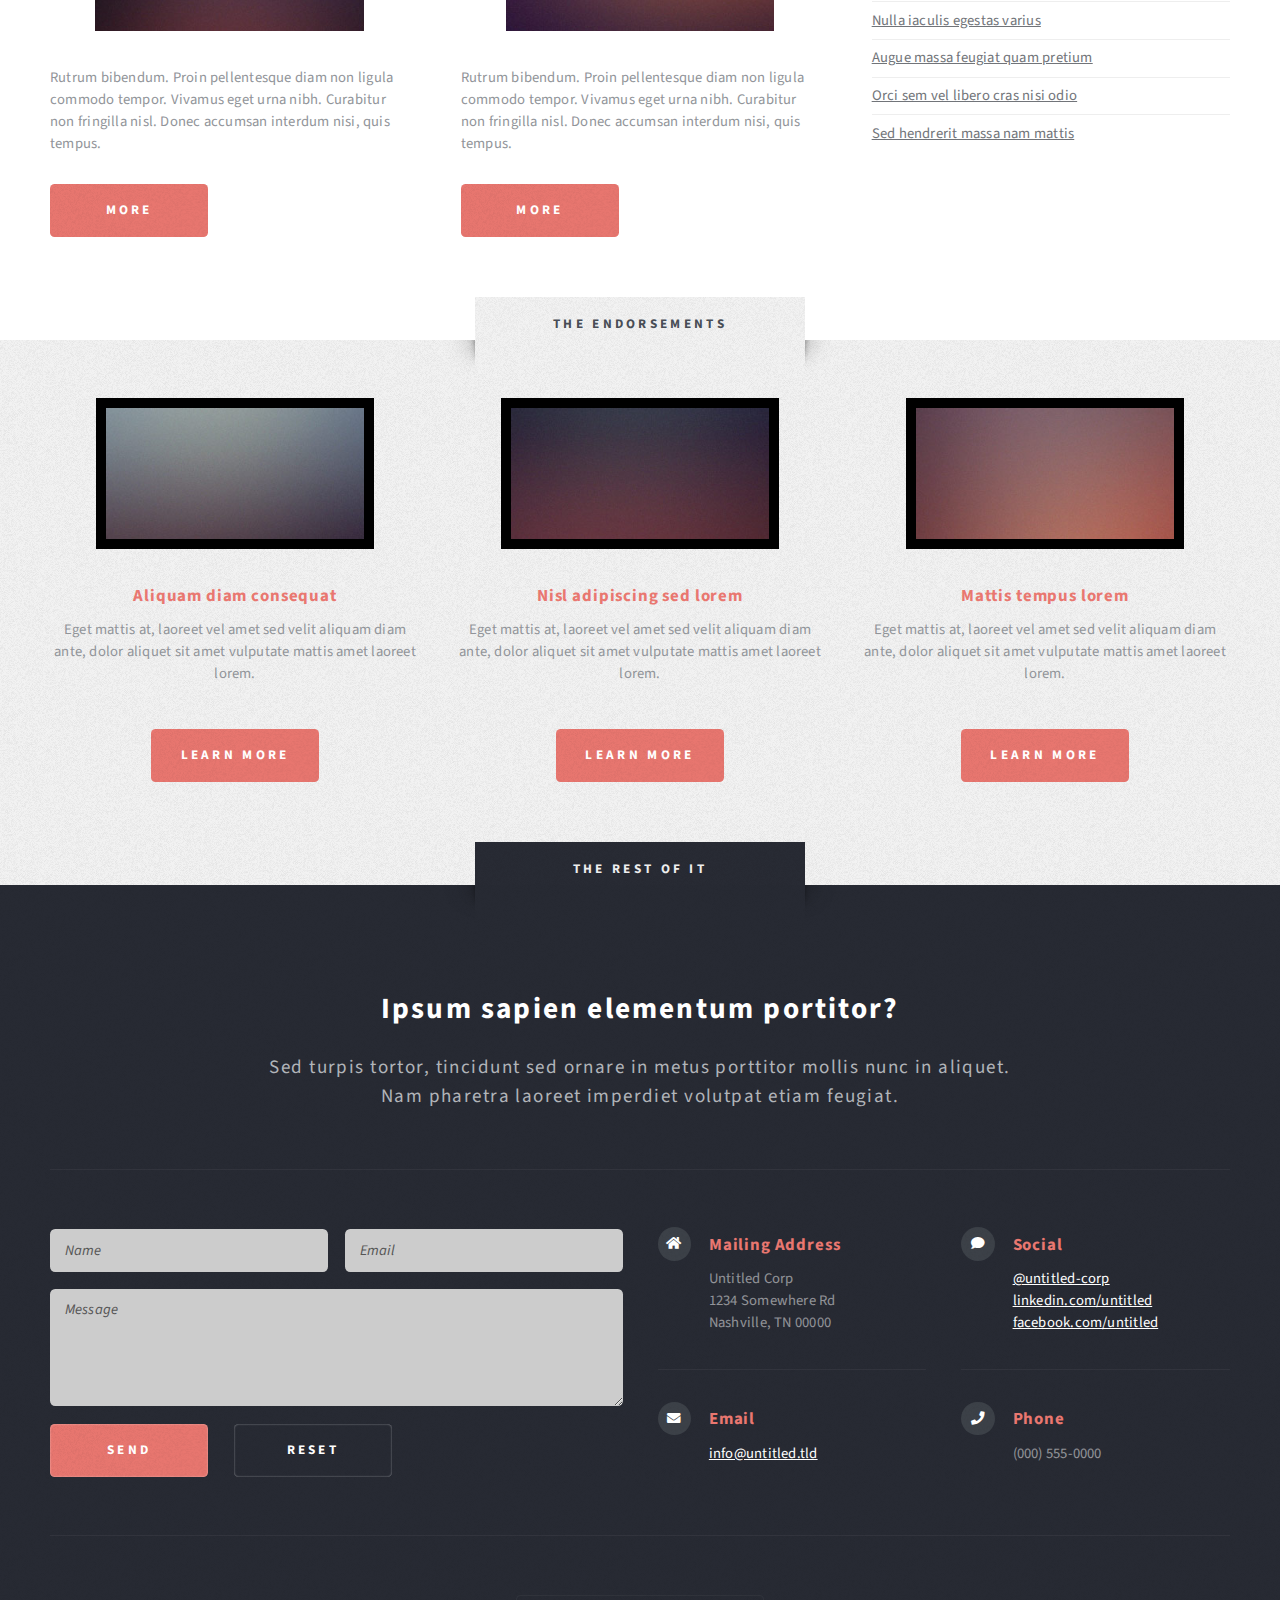
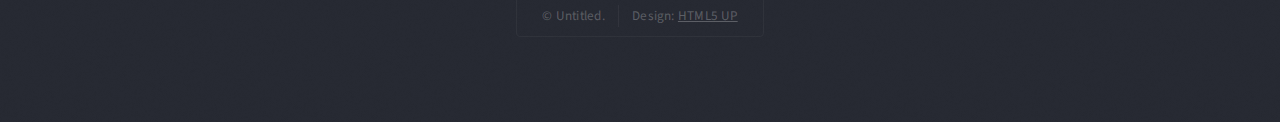
<file: right-sidebar.html>
<!DOCTYPE HTML>
<!--
	Escape Velocity by HTML5 UP
	html5up.net | @ajlkn
	Free for personal and commercial use under the CCA 3.0 license (html5up.net/license)
-->
<html>
	<head>
		<title>Right Sidebar - Escape Velocity by HTML5 UP</title>
		<meta charset="utf-8" />
		<meta name="viewport" content="width=device-width, initial-scale=1, user-scalable=no" />
		<link rel="stylesheet" href="assets/css/main.css" />
	</head>
	<body class="right-sidebar is-preload">
		<div id="page-wrapper">

			<!-- Header -->
				<section id="header" class="wrapper">

					<!-- Logo -->
						<div id="logo">
							<h1><a href="index.html">Escape Velocity</a></h1>
							<p>A free responsive site template by HTML5 UP</p>
						</div>

					<!-- Nav -->
						<nav id="nav">
							<ul>
								<li><a href="index.html">Home</a></li>
								<li>
									<a href="#">Dropdown</a>
									<ul>
										<li><a href="#">Lorem ipsum</a></li>
										<li><a href="#">Magna veroeros</a></li>
										<li><a href="#">Etiam nisl</a></li>
										<li>
											<a href="#">Sed consequat</a>
											<ul>
												<li><a href="#">Lorem dolor</a></li>
												<li><a href="#">Amet consequat</a></li>
												<li><a href="#">Magna phasellus</a></li>
												<li><a href="#">Etiam nisl</a></li>
												<li><a href="#">Sed feugiat</a></li>
											</ul>
										</li>
										<li><a href="#">Nisl tempus</a></li>
									</ul>
								</li>
								<li><a href="left-sidebar.html">Left Sidebar</a></li>
								<li class="current"><a href="right-sidebar.html">Right Sidebar</a></li>
								<li><a href="no-sidebar.html">No Sidebar</a></li>
							</ul>
						</nav>

				</section>

			<!-- Main -->
				<section id="main" class="wrapper style2">
					<div class="title">Right Sidebar</div>
					<div class="container">
						<div class="row gtr-150">
							<div class="col-8 col-12-medium">

								<!-- Content -->
									<div id="content">
										<article class="box post">
											<header class="style1">
												<h2>Lorem ipsum dolor sit amet magna egestas morbi bibendum sed malesuada</h2>
												<p>Tempus feugiat veroeros sed nullam dolore</p>
											</header>
											<a href="#" class="image featured">
												<img src="images/pic01.jpg" alt="" />
											</a>
											<p>Fringilla nisl. Donec accumsan interdum nisi, quis tincidunt felis sagittis eget.
											odio eleifend. Duis commodo fringilla commodo. Aliquam erat volutpat. Vestibulum
											facilisis leo magna. Cras sit amet urna eros, id egestas urna. Quisque aliquam
											tempus euismod. Vestibulum ante ipsum primis in faucibus.</p>
											<p>Phasellus nisl nisl, varius id porttitor sed, pellentesque ac orci. Pellentesque
											habitant morbi tristique senectus et netus et malesuada fames ac turpis egestas. Morbi
											bibendum justo sed mauris vehicula malesuada aliquam elit imperdiet. Aliquam eu nibh
											lorem, eget gravida mi. Duis odio diam, luctus et vulputate vitae, vehicula ac dolor.
											Pellentesque at urna eget tellus lobortis ultrices sed non erat. Donec eget erat non
											magna volutpat malesuada quis eget eros. Nullam sodales cursus sapien, id consequat
											leo suscipit ut. Praesent id turpis vitae turpis pretium ultricies. Vestibulum sit
											amet risus elit.</p>
											<p>Donec consectetur vestibulum dolor et pulvinar. Etiam vel felis enim, at viverra
											ligula. Ut porttitor sagittis lorem, quis eleifend nisi ornare vel. Praesent nec orci
											eget quam rutrum bibendum. Proin pellentesque diam non ligula commodo tempor. Vivamus
											eget urna nibh. Curabitur non fringilla nisl. Donec accumsan interdum nisi, quis
											tincidunt felis sagittis eget. Donec elementum ligula dignissim sem pulvinar non semper
											odio eleifend. Duis commodo fringilla commodo. Aliquam erat volutpat. Vestibulum
											facilisis leo magna. Cras sit amet urna eros, id egestas urna. Quisque aliquam
											tempus euismod. Vestibulum ante ipsum primis in faucibus orci luctus et ultrices
											posuere cubilia.</p>
											<p>Phasellus nisl nisl, varius id porttitor sed, pellentesque ac orci. Pellentesque
											habitant morbi tristique senectus et netus et malesuada fames ac turpis egestas. Morbi
											bibendum justo sed mauris vehicula malesuada aliquam elit imperdiet. Aliquam eu nibh
											lorem, eget gravida mi. Duis odio diam, luctus et vulputate vitae, vehicula ac dolor.
											Pellentesque at urna eget tellus lobortis ultrices sed non erat. Donec eget erat non
											magna volutpat malesuada quis eget eros. Nullam sodales cursus sapien, id consequat
											leo suscipit ut. Praesent id turpis vitae turpis pretium ultricies. Vestibulum sit
											amet risus elit.</p>
										</article>
										<div class="row gtr-150">
											<div class="col-6 col-12-small">
												<section class="box">
													<header>
														<h2>Magna pulvinar tempus</h2>
													</header>
													<a href="#" class="image featured"><img src="images/pic05.jpg" alt="" /></a>
													<p>Rutrum bibendum. Proin pellentesque diam non ligula commodo tempor. Vivamus
													eget urna nibh. Curabitur non fringilla nisl. Donec accumsan interdum nisi, quis
													tempus.</p>
													<a href="#" class="button style1">More</a>
												</section>
											</div>
											<div class="col-6 col-12-small">
												<section class="box">
													<header>
														<h2>Magna pulvinar tempus</h2>
													</header>
													<a href="#" class="image featured"><img src="images/pic06.jpg" alt="" /></a>
													<p>Rutrum bibendum. Proin pellentesque diam non ligula commodo tempor. Vivamus
													eget urna nibh. Curabitur non fringilla nisl. Donec accumsan interdum nisi, quis
													tempus.</p>
													<a href="#" class="button style1">More</a>
												</section>
											</div>
										</div>
									</div>

							</div>
							<div class="col-4 col-12-medium">

								<!-- Sidebar -->
									<div id="sidebar">
										<section class="box">
											<header>
												<h2>Ipsum nullam luctus</h2>
											</header>
											<p>Malesuada quis eget eros. Nullam sodales cursus sapien, id consequat
											leo suscipit ut. Praesent id turpis vitae turpis pretium ultricies. Vestibulum sit
											amet risus elit.</p>
											<a href="#" class="button style1">Learn More</a>
										</section>
										<section class="box">
											<header>
												<h2>Vitae turpis consequat</h2>
											</header>
											<ul class="style2">
												<li>
													<article class="box post-excerpt">
														<a href="#" class="image left"><img src="images/pic08.jpg" alt="" /></a>
														<h3><a href="#">Diam odio lorem</a></h3>
														<p>Duis odio diam, luctus et vulputate vitae, vehicula ac dolor. Pellentesque at urna eget tellus sed etiam.</p>
													</article>
												</li>
												<li>
													<article class="box post-excerpt">
														<a href="#" class="image left"><img src="images/pic09.jpg" alt="" /></a>
														<h3><a href="#">Sed duis consequat</a></h3>
														<p>Duis odio diam, luctus et vulputate vitae, vehicula ac dolor. Pellentesque at urna eget tellus sed etiam.</p>
													</article>
												</li>
												<li>
													<article class="box post-excerpt">
														<a href="#" class="image left"><img src="images/pic10.jpg" alt="" /></a>
														<h3><a href="#">Tellus nulla volutpat</a></h3>
														<p>Duis odio diam, luctus et vulputate vitae, vehicula ac dolor. Pellentesque at urna eget tellus sed etiam.</p>
													</article>
												</li>
											</ul>
											<a href="#" class="button style1">Archives</a>
										</section>
										<section class="box">
											<header>
												<h2>Magna diam vehicula</h2>
											</header>
											<ul class="style3">
												<li><a href="#">Nulla iaculis egestas varius</a></li>
												<li><a href="#">Augue massa feugiat quam pretium</a></li>
												<li><a href="#">Orci sem vel libero cras nisi odio</a></li>
												<li><a href="#">Sed hendrerit massa nam mattis</a></li>
												<li><a href="#">Turpis vel leo accumsan aliquet</a></li>
												<li><a href="#">Dapibus mi fermentum fusce non</a></li>
												<li><a href="#">Arcu laoreet sapien tempus</a></li>
												<li><a href="#">Nulla iaculis egestas varius</a></li>
												<li><a href="#">Augue massa feugiat quam pretium</a></li>
												<li><a href="#">Orci sem vel libero cras nisi odio</a></li>
												<li><a href="#">Sed hendrerit massa nam mattis</a></li>
											</ul>
										</section>
									</div>

							</div>
						</div>
					</div>
				</section>

			<!-- Highlights -->
				<section id="highlights" class="wrapper style3">
					<div class="title">The Endorsements</div>
					<div class="container">
						<div class="row aln-center">
							<div class="col-4 col-12-medium">
								<section class="highlight">
									<a href="#" class="image featured"><img src="images/pic02.jpg" alt="" /></a>
									<h3><a href="#">Aliquam diam consequat</a></h3>
									<p>Eget mattis at, laoreet vel amet sed velit aliquam diam ante, dolor aliquet sit amet vulputate mattis amet laoreet lorem.</p>
									<ul class="actions">
										<li><a href="#" class="button style1">Learn More</a></li>
									</ul>
								</section>
							</div>
							<div class="col-4 col-12-medium">
								<section class="highlight">
									<a href="#" class="image featured"><img src="images/pic03.jpg" alt="" /></a>
									<h3><a href="#">Nisl adipiscing sed lorem</a></h3>
									<p>Eget mattis at, laoreet vel amet sed velit aliquam diam ante, dolor aliquet sit amet vulputate mattis amet laoreet lorem.</p>
									<ul class="actions">
										<li><a href="#" class="button style1">Learn More</a></li>
									</ul>
								</section>
							</div>
							<div class="col-4 col-12-medium">
								<section class="highlight">
									<a href="#" class="image featured"><img src="images/pic04.jpg" alt="" /></a>
									<h3><a href="#">Mattis tempus lorem</a></h3>
									<p>Eget mattis at, laoreet vel amet sed velit aliquam diam ante, dolor aliquet sit amet vulputate mattis amet laoreet lorem.</p>
									<ul class="actions">
										<li><a href="#" class="button style1">Learn More</a></li>
									</ul>
								</section>
							</div>
						</div>
					</div>
				</section>

			<!-- Footer -->
				<section id="footer" class="wrapper">
					<div class="title">The Rest Of It</div>
					<div class="container">
						<header class="style1">
							<h2>Ipsum sapien elementum portitor?</h2>
							<p>
								Sed turpis tortor, tincidunt sed ornare in metus porttitor mollis nunc in aliquet.<br />
								Nam pharetra laoreet imperdiet volutpat etiam feugiat.
							</p>
						</header>
						<div class="row">
							<div class="col-6 col-12-medium">

								<!-- Contact Form -->
									<section>
										<form method="post" action="#">
											<div class="row gtr-50">
												<div class="col-6 col-12-small">
													<input type="text" name="name" id="contact-name" placeholder="Name" />
												</div>
												<div class="col-6 col-12-small">
													<input type="text" name="email" id="contact-email" placeholder="Email" />
												</div>
												<div class="col-12">
													<textarea name="message" id="contact-message" placeholder="Message" rows="4"></textarea>
												</div>
												<div class="col-12">
													<ul class="actions">
														<li><input type="submit" class="style1" value="Send" /></li>
														<li><input type="reset" class="style2" value="Reset" /></li>
													</ul>
												</div>
											</div>
										</form>
									</section>

							</div>
							<div class="col-6 col-12-medium">

								<!-- Contact -->
									<section class="feature-list small">
										<div class="row">
											<div class="col-6 col-12-small">
												<section>
													<h3 class="icon solid fa-home">Mailing Address</h3>
													<p>
														Untitled Corp<br />
														1234 Somewhere Rd<br />
														Nashville, TN 00000
													</p>
												</section>
											</div>
											<div class="col-6 col-12-small">
												<section>
													<h3 class="icon solid fa-comment">Social</h3>
													<p>
														<a href="#">@untitled-corp</a><br />
														<a href="#">linkedin.com/untitled</a><br />
														<a href="#">facebook.com/untitled</a>
													</p>
												</section>
											</div>
											<div class="col-6 col-12-small">
												<section>
													<h3 class="icon solid fa-envelope">Email</h3>
													<p>
														<a href="#">info@untitled.tld</a>
													</p>
												</section>
											</div>
											<div class="col-6 col-12-small">
												<section>
													<h3 class="icon solid fa-phone">Phone</h3>
													<p>
														(000) 555-0000
													</p>
												</section>
											</div>
										</div>
									</section>

							</div>
						</div>
						<div id="copyright">
							<ul>
								<li>&copy; Untitled.</li><li>Design: <a href="http://html5up.net">HTML5 UP</a></li>
							</ul>
						</div>
					</div>
				</section>

		</div>

		<!-- Scripts -->
			<script src="assets/js/jquery.min.js"></script>
			<script src="assets/js/jquery.dropotron.min.js"></script>
			<script src="assets/js/browser.min.js"></script>
			<script src="assets/js/breakpoints.min.js"></script>
			<script src="assets/js/util.js"></script>
			<script src="assets/js/main.js"></script>

	</body>
</html>
</file>
<file: assets/css/main.css>
@import url("fontawesome-all.min.css");
@import url("https://fonts.googleapis.com/css?family=Source+Sans+Pro:400,400italic,700,900");

/*
	Escape Velocity by HTML5 UP
	html5up.net | @ajlkn
	Free for personal and commercial use under the CCA 3.0 license (html5up.net/license)
*/

html, body, div, span, applet, object,
iframe, h1, h2, h3, h4, h5, h6, p, blockquote,
pre, a, abbr, acronym, address, big, cite,
code, del, dfn, em, img, ins, kbd, q, s, samp,
small, strike, strong, sub, sup, tt, var, b,
u, i, center, dl, dt, dd, ol, ul, li, fieldset,
form, label, legend, table, caption, tbody,
tfoot, thead, tr, th, td, article, aside,
canvas, details, embed, figure, figcaption,
footer, header, hgroup, menu, nav, output, ruby,
section, summary, time, mark, audio, video {
	margin: 0;
	padding: 0;
	border: 0;
	font-size: 100%;
	font: inherit;
	vertical-align: baseline;}

article, aside, details, figcaption, figure,
footer, header, hgroup, menu, nav, section {
	display: block;}

body {
	line-height: 1;
}

ol, ul {
	list-style: none;
}

blockquote, q {
	quotes: none;
}

	blockquote:before, blockquote:after, q:before, q:after {
		content: '';
		content: none;
	}

table {
	border-collapse: collapse;
	border-spacing: 0;
}

body {
	-webkit-text-size-adjust: none;
}

mark {
	background-color: transparent;
	color: inherit;
}

input::-moz-focus-inner {
	border: 0;
	padding: 0;
}

input, select, textarea {
	-moz-appearance: none;
	-webkit-appearance: none;
	-ms-appearance: none;
	appearance: none;
}

/* Basic */

	@-ms-viewport {
		width: device-width;
	}

	html {
		box-sizing: border-box;
	}

	*, *:before, *:after {
		box-sizing: inherit;
	}

	body.is-preload *, body.is-preload *:before, body.is-preload *:after {
		-moz-animation: none !important;
		-webkit-animation: none !important;
		-ms-animation: none !important;
		animation: none !important;
		-moz-transition: none !important;
		-webkit-transition: none !important;
		-ms-transition: none !important;
		transition: none !important;
	}

	body, input, textarea, select {
		font-family: 'Source Sans Pro', sans-serif;
		font-weight: 400;
		color: #919499;
		/* font-size: 14pt; */
		font-size: 20pt;
		line-height: 1.75em;
		letter-spacing: 0.025em;
	}

	h1, h2, h3, h4, h5, h6 {
		font-weight: 700;
		color: #484d55;
	}

		h1 a, h2 a, h3 a, h4 a, h5 a, h6 a {
			color: inherit;
			text-decoration: none;
		}

	a {
		-moz-transition: color .25s ease-in-out;
		-webkit-transition: color .25s ease-in-out;
		-ms-transition: color .25s ease-in-out;
		transition: color .25s ease-in-out;
		text-decoration: underline;
		color: #717479;
	}

		a:hover {
			text-decoration: none;
		}

	strong, b {
		font-weight: 700;
		color: #484d55;
	}

	blockquote {
		border-left: solid 0.5em #ddd;
		padding: 1em 0 1em 2em;
		font-style: italic;
	}

	em, i {
		font-style: italic;
	}

	hr {
		border: 0;
		border-top: solid 1px #ddd;
		margin: 2em 0 2em 0;
	}

	sub {
		position: relative;
		top: 0.5em;
		font-size: 0.8em;
	}

	sup {
		position: relative;
		top: -0.5em;
		font-size: 0.8em;
	}

	.nobr {
		white-space: nowrap;
	}

	br.clear {
		clear: both;
	}

	p, ul, ol, dl, table, blockquote, form {
		margin-bottom: 2em;
	}

/* Container */

	.container {
		margin: 0 auto;
		max-width: 100%;
		width: 68em;
	}

		@media screen and (max-width: 1680px) {

			.container {
				width: 70em;
			}

		}

		@media screen and (max-width: 1280px) {

			.container {
				width: calc(100% - 100px);
			}

		}

		@media screen and (max-width: 980px) {

			.container {
				width: calc(100% - 100px);
			}

		}

		@media screen and (max-width: 736px) {

			.container {
				width: calc(100% - 40px);
			}

		}

/* Row */

	.row {
		display: flex;
		flex-wrap: wrap;
		box-sizing: border-box;
		align-items: stretch;
	}

		.row > * {
			box-sizing: border-box;
		}

		.row.gtr-uniform > * > :last-child {
			margin-bottom: 0;
		}

		.row.aln-left {
			justify-content: flex-start;
		}

		.row.aln-center {
			justify-content: center;
		}

		.row.aln-right {
			justify-content: flex-end;
		}

		.row.aln-top {
			align-items: flex-start;
		}

		.row.aln-middle {
			align-items: center;
		}

		.row.aln-bottom {
			align-items: flex-end;
		}

		.row > .imp {
			order: -1;
		}

		.row > .col-1 {
			width: 8.33333%;
		}

		.row > .off-1 {
			margin-left: 8.33333%;
		}

		.row > .col-2 {
			width: 16.66667%;
		}

		.row > .off-2 {
			margin-left: 16.66667%;
		}

		.row > .col-3 {
			width: 25%;
		}

		.row > .off-3 {
			margin-left: 25%;
		}

		.row > .col-4 {
			width: 33.33333%;
		}

		.row > .off-4 {
			margin-left: 33.33333%;
		}

		.row > .col-5 {
			width: 41.66667%;
		}

		.row > .off-5 {
			margin-left: 41.66667%;
		}

		.row > .col-6 {
			width: 50%;
		}

		.row > .off-6 {
			margin-left: 50%;
		}

		.row > .col-7 {
			width: 58.33333%;
		}

		.row > .off-7 {
			margin-left: 58.33333%;
		}

		.row > .col-8 {
			width: 66.66667%;
		}

		.row > .off-8 {
			margin-left: 66.66667%;
		}

		.row > .col-9 {
			width: 75%;
		}

		.row > .off-9 {
			margin-left: 75%;
		}

		.row > .col-10 {
			width: 83.33333%;
		}

		.row > .off-10 {
			margin-left: 83.33333%;
		}

		.row > .col-11 {
			width: 91.66667%;
		}

		.row > .off-11 {
			margin-left: 91.66667%;
		}

		.row > .col-12 {
			width: 100%;
		}

		.row > .off-12 {
			margin-left: 100%;
		}

		.row.gtr-0 {
			margin-top: 0px;
			margin-left: 0px;
		}

			.row.gtr-0 > * {
				padding: 0px 0 0 0px;
			}

			.row.gtr-0.gtr-uniform {
				margin-top: 0px;
			}

				.row.gtr-0.gtr-uniform > * {
					padding-top: 0px;
				}

		.row.gtr-25 {
			margin-top: -12.5px;
			margin-left: -12.5px;
		}

			.row.gtr-25 > * {
				padding: 12.5px 0 0 12.5px;
			}

			.row.gtr-25.gtr-uniform {
				margin-top: -12.5px;
			}

				.row.gtr-25.gtr-uniform > * {
					padding-top: 12.5px;
				}

		.row.gtr-50 {
			margin-top: -25px;
			margin-left: -25px;
		}

			.row.gtr-50 > * {
				padding: 25px 0 0 25px;
			}

			.row.gtr-50.gtr-uniform {
				margin-top: -25px;
			}

				.row.gtr-50.gtr-uniform > * {
					padding-top: 25px;
				}

		.row {
			margin-top: -50px;
			margin-left: -50px;
		}

			.row > * {
				padding: 50px 0 0 50px;
			}

			.row.gtr-uniform {
				margin-top: -50px;
			}

				.row.gtr-uniform > * {
					padding-top: 50px;
				}

		.row.gtr-150 {
			margin-top: -75px;
			margin-left: -75px;
		}

			.row.gtr-150 > * {
				padding: 75px 0 0 75px;
			}

			.row.gtr-150.gtr-uniform {
				margin-top: -75px;
			}

				.row.gtr-150.gtr-uniform > * {
					padding-top: 75px;
				}

		.row.gtr-200 {
			margin-top: -100px;
			margin-left: -100px;
		}

			.row.gtr-200 > * {
				padding: 100px 0 0 100px;
			}

			.row.gtr-200.gtr-uniform {
				margin-top: -100px;
			}

				.row.gtr-200.gtr-uniform > * {
					padding-top: 100px;
				}

		@media screen and (max-width: 1680px) {

			.row {
				display: flex;
				flex-wrap: wrap;
				box-sizing: border-box;
				align-items: stretch;
			}

				.row > * {
					box-sizing: border-box;
				}

				.row.gtr-uniform > * > :last-child {
					margin-bottom: 0;
				}

				.row.aln-left {
					justify-content: flex-start;
				}

				.row.aln-center {
					justify-content: center;
				}

				.row.aln-right {
					justify-content: flex-end;
				}

				.row.aln-top {
					align-items: flex-start;
				}

				.row.aln-middle {
					align-items: center;
				}

				.row.aln-bottom {
					align-items: flex-end;
				}

				.row > .imp-xlarge {
					order: -1;
				}

				.row > .col-1-xlarge {
					width: 8.33333%;
				}

				.row > .off-1-xlarge {
					margin-left: 8.33333%;
				}

				.row > .col-2-xlarge {
					width: 16.66667%;
				}

				.row > .off-2-xlarge {
					margin-left: 16.66667%;
				}

				.row > .col-3-xlarge {
					width: 25%;
				}

				.row > .off-3-xlarge {
					margin-left: 25%;
				}

				.row > .col-4-xlarge {
					width: 33.33333%;
				}

				.row > .off-4-xlarge {
					margin-left: 33.33333%;
				}

				.row > .col-5-xlarge {
					width: 41.66667%;
				}

				.row > .off-5-xlarge {
					margin-left: 41.66667%;
				}

				.row > .col-6-xlarge {
					width: 50%;
				}

				.row > .off-6-xlarge {
					margin-left: 50%;
				}

				.row > .col-7-xlarge {
					width: 58.33333%;
				}

				.row > .off-7-xlarge {
					margin-left: 58.33333%;
				}

				.row > .col-8-xlarge {
					width: 66.66667%;
				}

				.row > .off-8-xlarge {
					margin-left: 66.66667%;
				}

				.row > .col-9-xlarge {
					width: 75%;
				}

				.row > .off-9-xlarge {
					margin-left: 75%;
				}

				.row > .col-10-xlarge {
					width: 83.33333%;
				}

				.row > .off-10-xlarge {
					margin-left: 83.33333%;
				}

				.row > .col-11-xlarge {
					width: 91.66667%;
				}

				.row > .off-11-xlarge {
					margin-left: 91.66667%;
				}

				.row > .col-12-xlarge {
					width: 100%;
				}

				.row > .off-12-xlarge {
					margin-left: 100%;
				}

				.row.gtr-0 {
					margin-top: 0px;
					margin-left: 0px;
				}

					.row.gtr-0 > * {
						padding: 0px 0 0 0px;
					}

					.row.gtr-0.gtr-uniform {
						margin-top: 0px;
					}

						.row.gtr-0.gtr-uniform > * {
							padding-top: 0px;
						}

				.row.gtr-25 {
					margin-top: -12.5px;
					margin-left: -12.5px;
				}

					.row.gtr-25 > * {
						padding: 12.5px 0 0 12.5px;
					}

					.row.gtr-25.gtr-uniform {
						margin-top: -12.5px;
					}

						.row.gtr-25.gtr-uniform > * {
							padding-top: 12.5px;
						}

				.row.gtr-50 {
					margin-top: -25px;
					margin-left: -25px;
				}

					.row.gtr-50 > * {
						padding: 25px 0 0 25px;
					}

					.row.gtr-50.gtr-uniform {
						margin-top: -25px;
					}

						.row.gtr-50.gtr-uniform > * {
							padding-top: 25px;
						}

				.row {
					margin-top: -50px;
					margin-left: -50px;
				}

					.row > * {
						padding: 50px 0 0 50px;
					}

					.row.gtr-uniform {
						margin-top: -50px;
					}

						.row.gtr-uniform > * {
							padding-top: 50px;
						}

				.row.gtr-150 {
					margin-top: -75px;
					margin-left: -75px;
				}

					.row.gtr-150 > * {
						padding: 75px 0 0 75px;
					}

					.row.gtr-150.gtr-uniform {
						margin-top: -75px;
					}

						.row.gtr-150.gtr-uniform > * {
							padding-top: 75px;
						}

				.row.gtr-200 {
					margin-top: -100px;
					margin-left: -100px;
				}

					.row.gtr-200 > * {
						padding: 100px 0 0 100px;
					}

					.row.gtr-200.gtr-uniform {
						margin-top: -100px;
					}

						.row.gtr-200.gtr-uniform > * {
							padding-top: 100px;
						}

		}

		@media screen and (max-width: 1280px) {

			.row {
				display: flex;
				flex-wrap: wrap;
				box-sizing: border-box;
				align-items: stretch;
			}

				.row > * {
					box-sizing: border-box;
				}

				.row.gtr-uniform > * > :last-child {
					margin-bottom: 0;
				}

				.row.aln-left {
					justify-content: flex-start;
				}

				.row.aln-center {
					justify-content: center;
				}

				.row.aln-right {
					justify-content: flex-end;
				}

				.row.aln-top {
					align-items: flex-start;
				}

				.row.aln-middle {
					align-items: center;
				}

				.row.aln-bottom {
					align-items: flex-end;
				}

				.row > .imp-large {
					order: -1;
				}

				.row > .col-1-large {
					width: 8.33333%;
				}

				.row > .off-1-large {
					margin-left: 8.33333%;
				}

				.row > .col-2-large {
					width: 16.66667%;
				}

				.row > .off-2-large {
					margin-left: 16.66667%;
				}

				.row > .col-3-large {
					width: 25%;
				}

				.row > .off-3-large {
					margin-left: 25%;
				}

				.row > .col-4-large {
					width: 33.33333%;
				}

				.row > .off-4-large {
					margin-left: 33.33333%;
				}

				.row > .col-5-large {
					width: 41.66667%;
				}

				.row > .off-5-large {
					margin-left: 41.66667%;
				}

				.row > .col-6-large {
					width: 50%;
				}

				.row > .off-6-large {
					margin-left: 50%;
				}

				.row > .col-7-large {
					width: 58.33333%;
				}

				.row > .off-7-large {
					margin-left: 58.33333%;
				}

				.row > .col-8-large {
					width: 66.66667%;
				}

				.row > .off-8-large {
					margin-left: 66.66667%;
				}

				.row > .col-9-large {
					width: 75%;
				}

				.row > .off-9-large {
					margin-left: 75%;
				}

				.row > .col-10-large {
					width: 83.33333%;
				}

				.row > .off-10-large {
					margin-left: 83.33333%;
				}

				.row > .col-11-large {
					width: 91.66667%;
				}

				.row > .off-11-large {
					margin-left: 91.66667%;
				}

				.row > .col-12-large {
					width: 100%;
				}

				.row > .off-12-large {
					margin-left: 100%;
				}

				.row.gtr-0 {
					margin-top: 0px;
					margin-left: 0px;
				}

					.row.gtr-0 > * {
						padding: 0px 0 0 0px;
					}

					.row.gtr-0.gtr-uniform {
						margin-top: 0px;
					}

						.row.gtr-0.gtr-uniform > * {
							padding-top: 0px;
						}

				.row.gtr-25 {
					margin-top: -8.75px;
					margin-left: -8.75px;
				}

					.row.gtr-25 > * {
						padding: 8.75px 0 0 8.75px;
					}

					.row.gtr-25.gtr-uniform {
						margin-top: -8.75px;
					}

						.row.gtr-25.gtr-uniform > * {
							padding-top: 8.75px;
						}

				.row.gtr-50 {
					margin-top: -17.5px;
					margin-left: -17.5px;
				}

					.row.gtr-50 > * {
						padding: 17.5px 0 0 17.5px;
					}

					.row.gtr-50.gtr-uniform {
						margin-top: -17.5px;
					}

						.row.gtr-50.gtr-uniform > * {
							padding-top: 17.5px;
						}

				.row {
					margin-top: -35px;
					margin-left: -35px;
				}

					.row > * {
						padding: 35px 0 0 35px;
					}

					.row.gtr-uniform {
						margin-top: -35px;
					}

						.row.gtr-uniform > * {
							padding-top: 35px;
						}

				.row.gtr-150 {
					margin-top: -52.5px;
					margin-left: -52.5px;
				}

					.row.gtr-150 > * {
						padding: 52.5px 0 0 52.5px;
					}

					.row.gtr-150.gtr-uniform {
						margin-top: -52.5px;
					}

						.row.gtr-150.gtr-uniform > * {
							padding-top: 52.5px;
						}

				.row.gtr-200 {
					margin-top: -70px;
					margin-left: -70px;
				}

					.row.gtr-200 > * {
						padding: 70px 0 0 70px;
					}

					.row.gtr-200.gtr-uniform {
						margin-top: -70px;
					}

						.row.gtr-200.gtr-uniform > * {
							padding-top: 70px;
						}

		}

		@media screen and (max-width: 980px) {

			.row {
				display: flex;
				flex-wrap: wrap;
				box-sizing: border-box;
				align-items: stretch;
			}

				.row > * {
					box-sizing: border-box;
				}

				.row.gtr-uniform > * > :last-child {
					margin-bottom: 0;
				}

				.row.aln-left {
					justify-content: flex-start;
				}

				.row.aln-center {
					justify-content: center;
				}

				.row.aln-right {
					justify-content: flex-end;
				}

				.row.aln-top {
					align-items: flex-start;
				}

				.row.aln-middle {
					align-items: center;
				}

				.row.aln-bottom {
					align-items: flex-end;
				}

				.row > .imp-medium {
					order: -1;
				}

				.row > .col-1-medium {
					width: 8.33333%;
				}

				.row > .off-1-medium {
					margin-left: 8.33333%;
				}

				.row > .col-2-medium {
					width: 16.66667%;
				}

				.row > .off-2-medium {
					margin-left: 16.66667%;
				}

				.row > .col-3-medium {
					width: 25%;
				}

				.row > .off-3-medium {
					margin-left: 25%;
				}

				.row > .col-4-medium {
					width: 33.33333%;
				}

				.row > .off-4-medium {
					margin-left: 33.33333%;
				}

				.row > .col-5-medium {
					width: 41.66667%;
				}

				.row > .off-5-medium {
					margin-left: 41.66667%;
				}

				.row > .col-6-medium {
					width: 50%;
				}

				.row > .off-6-medium {
					margin-left: 50%;
				}

				.row > .col-7-medium {
					width: 58.33333%;
				}

				.row > .off-7-medium {
					margin-left: 58.33333%;
				}

				.row > .col-8-medium {
					width: 66.66667%;
				}

				.row > .off-8-medium {
					margin-left: 66.66667%;
				}

				.row > .col-9-medium {
					width: 75%;
				}

				.row > .off-9-medium {
					margin-left: 75%;
				}

				.row > .col-10-medium {
					width: 83.33333%;
				}

				.row > .off-10-medium {
					margin-left: 83.33333%;
				}

				.row > .col-11-medium {
					width: 91.66667%;
				}

				.row > .off-11-medium {
					margin-left: 91.66667%;
				}

				.row > .col-12-medium {
					width: 100%;
				}

				.row > .off-12-medium {
					margin-left: 100%;
				}

				.row.gtr-0 {
					margin-top: 0px;
					margin-left: 0px;
				}

					.row.gtr-0 > * {
						padding: 0px 0 0 0px;
					}

					.row.gtr-0.gtr-uniform {
						margin-top: 0px;
					}

						.row.gtr-0.gtr-uniform > * {
							padding-top: 0px;
						}

				.row.gtr-25 {
					margin-top: -12.5px;
					margin-left: -12.5px;
				}

					.row.gtr-25 > * {
						padding: 12.5px 0 0 12.5px;
					}

					.row.gtr-25.gtr-uniform {
						margin-top: -12.5px;
					}

						.row.gtr-25.gtr-uniform > * {
							padding-top: 12.5px;
						}

				.row.gtr-50 {
					margin-top: -25px;
					margin-left: -25px;
				}

					.row.gtr-50 > * {
						padding: 25px 0 0 25px;
					}

					.row.gtr-50.gtr-uniform {
						margin-top: -25px;
					}

						.row.gtr-50.gtr-uniform > * {
							padding-top: 25px;
						}

				.row {
					margin-top: -50px;
					margin-left: -50px;
				}

					.row > * {
						padding: 50px 0 0 50px;
					}

					.row.gtr-uniform {
						margin-top: -50px;
					}

						.row.gtr-uniform > * {
							padding-top: 50px;
						}

				.row.gtr-150 {
					margin-top: -75px;
					margin-left: -75px;
				}

					.row.gtr-150 > * {
						padding: 75px 0 0 75px;
					}

					.row.gtr-150.gtr-uniform {
						margin-top: -75px;
					}

						.row.gtr-150.gtr-uniform > * {
							padding-top: 75px;
						}

				.row.gtr-200 {
					margin-top: -100px;
					margin-left: -100px;
				}

					.row.gtr-200 > * {
						padding: 100px 0 0 100px;
					}

					.row.gtr-200.gtr-uniform {
						margin-top: -100px;
					}

						.row.gtr-200.gtr-uniform > * {
							padding-top: 100px;
						}

		}

		@media screen and (max-width: 736px) {

			.row {
				display: flex;
				flex-wrap: wrap;
				box-sizing: border-box;
				align-items: stretch;
			}

				.row > * {
					box-sizing: border-box;
				}

				.row.gtr-uniform > * > :last-child {
					margin-bottom: 0;
				}

				.row.aln-left {
					justify-content: flex-start;
				}

				.row.aln-center {
					justify-content: center;
				}

				.row.aln-right {
					justify-content: flex-end;
				}

				.row.aln-top {
					align-items: flex-start;
				}

				.row.aln-middle {
					align-items: center;
				}

				.row.aln-bottom {
					align-items: flex-end;
				}

				.row > .imp-small {
					order: -1;
				}

				.row > .col-1-small {
					width: 8.33333%;
				}

				.row > .off-1-small {
					margin-left: 8.33333%;
				}

				.row > .col-2-small {
					width: 16.66667%;
				}

				.row > .off-2-small {
					margin-left: 16.66667%;
				}

				.row > .col-3-small {
					width: 25%;
				}

				.row > .off-3-small {
					margin-left: 25%;
				}

				.row > .col-4-small {
					width: 33.33333%;
				}

				.row > .off-4-small {
					margin-left: 33.33333%;
				}

				.row > .col-5-small {
					width: 41.66667%;
				}

				.row > .off-5-small {
					margin-left: 41.66667%;
				}

				.row > .col-6-small {
					width: 50%;
				}

				.row > .off-6-small {
					margin-left: 50%;
				}

				.row > .col-7-small {
					width: 58.33333%;
				}

				.row > .off-7-small {
					margin-left: 58.33333%;
				}

				.row > .col-8-small {
					width: 66.66667%;
				}

				.row > .off-8-small {
					margin-left: 66.66667%;
				}

				.row > .col-9-small {
					width: 75%;
				}

				.row > .off-9-small {
					margin-left: 75%;
				}

				.row > .col-10-small {
					width: 83.33333%;
				}

				.row > .off-10-small {
					margin-left: 83.33333%;
				}

				.row > .col-11-small {
					width: 91.66667%;
				}

				.row > .off-11-small {
					margin-left: 91.66667%;
				}

				.row > .col-12-small {
					width: 100%;
				}

				.row > .off-12-small {
					margin-left: 100%;
				}

				.row.gtr-0 {
					margin-top: 0px;
					margin-left: 0px;
				}

					.row.gtr-0 > * {
						padding: 0px 0 0 0px;
					}

					.row.gtr-0.gtr-uniform {
						margin-top: 0px;
					}

						.row.gtr-0.gtr-uniform > * {
							padding-top: 0px;
						}

				.row.gtr-25 {
					margin-top: -7.5px;
					margin-left: -7.5px;
				}

					.row.gtr-25 > * {
						padding: 7.5px 0 0 7.5px;
					}

					.row.gtr-25.gtr-uniform {
						margin-top: -7.5px;
					}

						.row.gtr-25.gtr-uniform > * {
							padding-top: 7.5px;
						}

				.row.gtr-50 {
					margin-top: -15px;
					margin-left: -15px;
				}

					.row.gtr-50 > * {
						padding: 15px 0 0 15px;
					}

					.row.gtr-50.gtr-uniform {
						margin-top: -15px;
					}

						.row.gtr-50.gtr-uniform > * {
							padding-top: 15px;
						}

				.row {
					margin-top: -30px;
					margin-left: -30px;
				}

					.row > * {
						padding: 30px 0 0 30px;
					}

					.row.gtr-uniform {
						margin-top: -30px;
					}

						.row.gtr-uniform > * {
							padding-top: 30px;
						}

				.row.gtr-150 {
					margin-top: -45px;
					margin-left: -45px;
				}

					.row.gtr-150 > * {
						padding: 45px 0 0 45px;
					}

					.row.gtr-150.gtr-uniform {
						margin-top: -45px;
					}

						.row.gtr-150.gtr-uniform > * {
							padding-top: 45px;
						}

				.row.gtr-200 {
					margin-top: -60px;
					margin-left: -60px;
				}

					.row.gtr-200 > * {
						padding: 60px 0 0 60px;
					}

					.row.gtr-200.gtr-uniform {
						margin-top: -60px;
					}

						.row.gtr-200.gtr-uniform > * {
							padding-top: 60px;
						}

		}

/* Section/Article */

	section,
	article {
		margin: 0 0 4em 0;
	}

	section > :last-child,
	article > :last-child,
	section:last-child,
	article:last-child {
		margin-bottom: 0;
	}

	header.style1 {
		text-align: center;
		padding: 3em 0 3em 0;
	}

		header.style1 h2 {
			font-weight: 700;
			font-size: 2em;
			letter-spacing: 0.075em;
			line-height: 1.5em;
		}

		header.style1 p {
			color: #b1b4b9;
			display: block;
			margin: 1.15em 0 0 0;
			font-size: 1.3em;
			letter-spacing: 0.075em;
			line-height: 1.5em;
		}

/* Table */

	table {
		width: 100%;
	}

		table.default {
			width: 100%;
		}

			table.default tbody tr:nth-child(2n+2) {
				background: #f4f4f4;
			}

			table.default td {
				padding: 0.5em 1em 0.5em 1em;
			}

			table.default th {
				text-align: left;
				font-weight: 400;
				padding: 0.5em 1em 0.5em 1em;
			}

			table.default thead {
				background: #484d55;
				color: #fff;
			}

			table.default tfoot {
				background: #eee;
			}

/* Form */

	form label {
		display: block;
		font-weight: 700;
		color: #484d55;
		margin: 0.25em 0 0.5em 0;
	}

	form input[type="text"],
	form input[type="email"],
	form input[type="password"],
	form select,
	form textarea {
		-moz-transition: all .25s ease-in-out;
		-webkit-transition: all .25s ease-in-out;
		-ms-transition: all .25s ease-in-out;
		transition: all .25s ease-in-out;
		-webkit-appearance: none;
		display: block;
		border: 0;
		background: #eee;
		box-shadow: inset 0px 0px 1px 0px #a0a1a7;
		border-radius: 0.35em;
		width: 100%;
		padding: 0.75em 1em 0.75em 1em;
	}

		form input[type="text"]:focus,
		form input[type="email"]:focus,
		form input[type="password"]:focus,
		form select:focus,
		form textarea:focus {
			background: #f8f8f8;
		}

	form input[type="text"],
	form input[type="email"]
	input[type="password"] {
		line-height: 1em;
	}

	form select {
		line-height: 1em;
	}

	form textarea {
		min-height: 8em;
	}

	form ul.actions {
		margin-top: 0;
	}

	form ::-webkit-input-placeholder {
		color: #555 !important;
		font-style: italic;
		line-height: 1.35em;
	}

	form :-moz-placeholder {
		color: #555 !important;
		font-style: italic;
	}

	form ::-moz-placeholder {
		color: #555 !important;
		font-style: italic;
	}

	form :-ms-input-placeholder {
		color: #555 !important;
		font-style: italic;
	}

	form ::-moz-focus-inner {
		border: 0;
	}

/* Image */

	.image {
		display: inline-block;
	}

		.image img {
			display: block;
			width: 100%;
		}

		.image.fit {
			display: block;
			width: 100%;
		}

		.image.left {
			width: 50%;
			display: flex;
			float: left;
			margin: 0 2em 2em 0;
		}

		.image.centered {
			width: 50vmin;
			/* display: block; */
			display: flex;
			/* margin: 0 0 2em 0; */
			/* margin: 0 0 0 0; */
			margin-left: auto;
			margin-right: auto;
			justify-content: center;
		}

			.image.centered img {
				/* margin: 0 auto; */
				/* width: auto; */
				margin-left: auto;
				margin-right: auto;
				width: 50vmin;
				justify-content: center;
			}

		.image.featured {
			display: block;
			/* width: 100%; */
			width: 75%;
			/* margin: 0 0 2em 0; */
			margin-left: auto;
			margin-right: auto;
			/* margin-bottom: 10vmin; */
			margin-bottom: 10%;
			justify-content: center;
		}

/* Button */

	input[type="button"],
	input[type="submit"],
	input[type="reset"],
	button,
	.button {
		-moz-transition: all .25s ease-in-out;
		-webkit-transition: all .25s ease-in-out;
		-ms-transition: all .25s ease-in-out;
		transition: all .25s ease-in-out;
		display: inline-block;
		background: #444;
		text-align: center;
		text-transform: uppercase;
		font-weight: 700;
		letter-spacing: 0.25em;
		text-decoration: none;
		border-radius: 0.35em;
		border: 0;
		outline: 0;
		cursor: pointer;
		padding: 0 2.25em 0 2.25em;
		font-size: 0.9em;
		min-width: 12em;
		height: 4em;
		line-height: 4em;
	}

		input[type="button"]:hover,
		input[type="submit"]:hover,
		input[type="reset"]:hover,
		button:hover,
		.button:hover {
			/* background-color: #f98780; */
			background-color: #990000;
		}

		input[type="button"].large,
		input[type="submit"].large,
		input[type="reset"].large,
		button.large,
		.button.large {
			font-size: 1em;
			min-width: 14em;
		}

		input[type="button"].style1,
		input[type="submit"].style1,
		input[type="reset"].style1,
		button.style1,
		.button.style1 {
			background: #e97770 url("images/overlay.png");
			color: #fff;
		}

			input[type="button"].style1:hover,
			input[type="submit"].style1:hover,
			input[type="reset"].style1:hover,
			button.style1:hover,
			.button.style1:hover {
				/* background-color: #f98780; */
				background-color: #990000;
			}

			input[type="button"].style1:active,
			input[type="submit"].style1:active,
			input[type="reset"].style1:active,
			button.style1:active,
			.button.style1:active {
				/* background-color: #d96760; */
				background-color: #990000;
			}

		input[type="button"].style2,
		input[type="submit"].style2,
		input[type="reset"].style2,
		button.style2,
		.button.style2 {
			background: none;
			color: #606167;
			box-shadow: inset 0px 0px 2px 0px #a0a1a7;
		}

			input[type="button"].style2:hover,
			input[type="submit"].style2:hover,
			input[type="reset"].style2:hover,
			button.style2:hover,
			.button.style2:hover {
				box-shadow: inset 0px 0px 2px 0px #606167;
			}

			input[type="button"].style2:active,
			input[type="submit"].style2:active,
			input[type="reset"].style2:active,
			button.style2:active,
			.button.style2:active {
				box-shadow: inset 0px 0px 2px 0px #202127;
			}

		input[type="button"].style3,
		input[type="submit"].style3,
		input[type="reset"].style3,
		button.style3,
		.button.style3 {
			background: #2f333b url("images/overlay.png");
			color: #fff;
		}

			input[type="button"].style3:hover,
			input[type="submit"].style3:hover,
			input[type="reset"].style3:hover,
			button.style3:hover,
			.button.style3:hover {
				background-color: #3f434b;
			}

			input[type="button"].style3:active,
			input[type="submit"].style3:active,
			input[type="reset"].style3:active,
			button.style3:active,
			.button.style3:active {
				background-color: #1f232b;
			}

/* List */

	ul {
		list-style: disc;
		padding-left: 1em;
	}

		ul li {
			padding-left: 0.5em;
		}

		ul.style2 {
			list-style: none;
			padding-left: 0;
		}

			ul.style2 li {
				border-top: solid 1px #eee;
				padding: 1.5em 0 0 0;
				margin: 1.5em 0 0 0;
			}

				ul.style2 li:first-child {
					border-top: 0;
					padding-top: 0;
					margin-top: 0;
				}

		ul.style3 {
			list-style: none;
			padding-left: 0;
		}

			ul.style3 li {
				border-top: solid 1px #eee;
				padding: 0.5em 0 0 0;
				margin: 0.5em 0 0 0;
			}

				ul.style3 li:first-child {
					border-top: 0;
					padding-top: 0;
					margin-top: 0;
				}

	ol {
		list-style: decimal;
		padding-left: 1.25em;
	}

		ol li {
			padding-left: 0.25em;
		}

/* Actions */

	ul.actions {
		list-style: none;
		padding-left: 0;
		margin: 3em 0 0 0;
	}

		ul.actions li {
			display: inline-block;
			margin: 0 0.75em 0 0.75em;
			padding-left: 0;
		}

			ul.actions li:first-child {
				margin-left: 0;
			}

			ul.actions li:last-child {
				margin-right: 0;
			}

		ul.actions.special {
			text-align: center;
		}

/* Feature List */

	.feature-list {
		max-width: 58em;
		margin-left: auto;
		margin-right: auto;
		position: relative;
		top: 0.75em;
	}

		.feature-list section {
			border-top: solid 1px #eee;
			padding-top: 3em;
			padding-left: 5em;
			position: relative;
		}

		@media screen and (min-width: 981px) {

			.feature-list > .row > :nth-child(-n + 2) > section {
				border-top: 0;
				padding-top: 0;
			}

		}

		.feature-list h3 {
			color: #e97770 !important;
			margin: -0.35em 0 0.75em 0;
			font-size: 1.15em;
			letter-spacing: 0.05em;
		}

			.feature-list h3:before {
				display: block;
				color: #fff;
				background: #2f333b url("images/overlay.png");
				border-radius: 2.5em;
				text-align: center;
				width: 2.5em;
				height: 2.5em;
				line-height: 2.5em;
				margin-right: 0.75em;
				position: absolute;
				left: 0;
				margin-top: -0.5em;
			}

		.feature-list.small section {
			padding-left: 3.5em;
		}

		.feature-list.small h3:before {
			font-size: 0.8em;
		}

/* Icons */

	.icon {
		text-decoration: none;
		text-decoration: none;
	}

		.icon:before {
			-moz-osx-font-smoothing: grayscale;
			-webkit-font-smoothing: antialiased;
			display: inline-block;
			font-style: normal;
			font-variant: normal;
			text-rendering: auto;
			line-height: 1;
			text-transform: none !important;
			font-family: 'Font Awesome 5 Free';
			font-weight: 400;
		}

		.icon:before {
			line-height: inherit;
			font-size: 1.25em;
		}

		.icon > .label {
			display: none;
		}

		.icon.solid:before {
			font-weight: 900;
		}

		.icon.brands:before {
			font-family: 'Font Awesome 5 Brands';
		}

/* Box */

	.box header {
		margin: 0 0 1.5em 0;
	}

		.box header.style1 {
			position: relative;
			margin: -0.5em 0 0 0;
			padding-top: 0;
		}

	.box h2 {
		margin: 0 0 0.75em 0;
		font-size: 1.15em;
		letter-spacing: 0.05em;
	}

	.box h3 {
		margin: 0 0 0.5em 0;
		font-size: 1em;
		font-weight: 600;
		letter-spacing: 0.05em;
	}

	.box.post-excerpt .image.left {
		position: relative;
		top: 0.5em;
		width: 5em;
	}

	.box.post-excerpt h3, .box.post-excerpt p {
		margin-left: 7em;
	}

/* Wrapper */

	.wrapper {
		position: relative;
		padding: 6em 0 9em 0;
	}

		.wrapper .title {
			position: absolute;
			top: 0;
			left: 50%;
			text-align: center;
			text-transform: uppercase;
			display: block;
			font-weight: 700;
			letter-spacing: 0.25em;
			font-size: 0.9em;
			width: 25em;
			height: 3.25em;
			top: -3.25em;
			line-height: 3.25em;
			margin-bottom: -3.25em;
			margin-left: -12.5em;
			padding-top: 0.5em;
		}

			.wrapper .title:before {
				content: '';
				position: absolute;
				bottom: -38px;
				left: -35px;
				width: 35px;
				height: 38px;
				background: url("images/shadow.png");
			}

			.wrapper .title:after {
				-moz-transform: scaleX(-1);
				-webkit-transform: scaleX(-1);
				-ms-transform: scaleX(-1);
				transform: scaleX(-1);
				content: '';
				position: absolute;
				bottom: -38px;
				right: -35px;
				width: 35px;
				height: 38px;
				background: url("images/shadow.png");
			}

		.wrapper.style1 {
			/* background: #e97770 url("images/overlay.png"); */
			/* background: #990000 url("images/overlay.png"); */
			background: #c7c7bf url("images/overlay.png");
			/* color: #000;
			color: rgba(0, 0, 0, 0.75); */
			/* color: #990000; */
			color: #660000;
		}

			.wrapper.style1 .title {
				/* background: #e97770 url("images/overlay.png"); */
				/* background: #990000 url("images/overlay.png"); */
				background: #c7c7bf url("images/overlay.png");
				/* color: #000; */
				/* color: #990000; */
				color: #660000;
			}

			.wrapper.style1 h1, .wrapper.style1 h2, .wrapper.style1 h3, .wrapper.style1 h4, .wrapper.style1 h5, .wrapper.style1 h6, .wrapper.style1 strong, .wrapper.style1 b, .wrapper.style1 a {
				/* color: #000; */
				/* color: #cccccc; */
				/* color: #990000; */
				color: #660000;
			}

		.wrapper.style2 {
			background: #fff;
		}

			.wrapper.style2 .title {
				background: #fff;
				/* color: #484d55; */
				color: #000000;
			}

		.wrapper.style3 {
			background: #f3f3f3 url("images/overlay.png");
		}

			.wrapper.style3 .title {
				background: #f3f3f3 url("images/overlay.png");
				color: #484d55;
			}

			.wrapper.style3 .image {
				border: solid 10px #000;
			}

/* Page Wrapper */

	#page-wrapper > section {
		margin-bottom: 0;
	}

/* Header */

	#header {
		display: -moz-flex;
		display: -webkit-flex;
		display: -ms-flex;
		display: flex;
		-moz-align-items: center;
		-webkit-align-items: center;
		-ms-align-items: center;
		align-items: center;
		-moz-justify-content: center;
		-webkit-justify-content: center;
		-ms-justify-content: center;
		justify-content: center;
		position: relative;
		/* height: 24em; */
		height: 48vmin;
		/* background: url("../../images/icon_lab_tall.png") center center; */
		background: url("../../images/2022-09-01_banner_tall.png") center center;
		/* background-size: cover; */
		background-size: contain;
		background-repeat: no-repeat;
		/* background-size: 2in; */
		/* background-size: contain; */
		padding: 0;
	}

		#header:before {
			content: '';
			position: absolute;
			top: 0;
			left: 0;
			width: 100%;
			height: 100%;
			background: url("images/overlay.png");
		}

		.homepage #header {
			/* height: 35em; */
			height: 4in;
		}

/* Logo */

	#logo {
		width: 100%;
		text-align: center;
		position: relative;
		top: 1.5em;
	}

		#logo h1 {
			font-weight: 900;
			text-transform: uppercase;
			color: #000;
			font-size: 2em;
			letter-spacing: 0.25em;
		}

		#logo p {
			color: #eee;
			color: rgba(0, 0, 0, 0.75);
			text-transform: uppercase;
			margin: 1.25em 0 0 0;
			display: block;
			letter-spacing: 0.2em;
			font-size: 0.9em;
		}

/* Nav */

	#nav {
		position: absolute;
		display: block;
		top: 2.5em;
		left: 0;
		width: 100%;
		text-align: center;
	}

		#nav > ul {
			display: inline-block;
			border-radius: 0.35em;
			/*box-shadow: inset 0px 0px 1px 1px rgba(255, 255, 255, 0.25);*/
			box-shadow: inset 0px 0px 1px 1px rgba(0, 0, 0, 0.75);
			padding: 0 1.5em 0 1.5em;
		}

			#nav > ul > li {
				display: inline-block;
				text-align: center;
				padding: 0 1.5em 0 1.5em;
			}

				#nav > ul > li > ul {
					display: none;
				}

				#nav > ul > li > a, #nav > ul > li > span {
					display: block;
					/*color: #eee;*/
					color: #000;
					color: rgba(0, 0, 0, 0.75);
					text-transform: uppercase;
					text-decoration: none;
					font-size: 0.7em;
					letter-spacing: 0.25em;
					height: 5em;
					line-height: 5em;
					-moz-transition: all .25s ease-in-out;
					-webkit-transition: all .25s ease-in-out;
					-o-transition: all .25s ease-in-out;
					-ms-transition: all .25s ease-in-out;
					transition: all .25s ease-in-out;
					outline: 0;
				}

				#nav > ul > li:hover > a {
					/*color: #fff;*/
					color: #000;
				}

				#nav > ul > li.active > a, #nav > ul > li.active > span {
					/*color: #fff;*/
					color: #000;
				}

	.dropotron {
		background: #222835 url("images/overlay.png");
		background-color: rgba(44, 50, 63, 0.925);
		padding: 1.25em 1em 1.25em 1em;
		border-radius: 0.35em;
		box-shadow: inset 0px 0px 1px 1px rgba(255, 255, 255, 0.25);
		min-width: 12em;
		text-align: left;
		margin-top: -1.25em;
		margin-left: -1px;
		list-style: none;
	}

		.dropotron.level-0 {
			margin-top: -1px;
			margin-left: 0;
			border-top-left-radius: 0;
			border-top-right-radius: 0;
		}

		.dropotron a, .dropotron span {
			-moz-transition: all .25s ease-in-out;
			-webkit-transition: all .25s ease-in-out;
			-ms-transition: all .25s ease-in-out;
			transition: all .25s ease-in-out;
			display: block;
			color: #eee;
			color: rgba(255, 255, 255, 0.75);
			text-transform: uppercase;
			text-decoration: none;
			font-size: 0.7em;
			letter-spacing: 0.25em;
			border-top: solid 1px rgba(255, 255, 255, 0.15);
			line-height: 3em;
		}

		.dropotron li {
			padding-left: 0;
		}

			.dropotron li:first-child a, .dropotron li:first-child span {
				border-top: 0;
			}

			.dropotron li:hover > a, .dropotron li:hover > span {
				color: #fff;
			}

/* Intro */

	#intro {
		padding-bottom: 8em;
		text-align: center;
	}

		#intro p.style1 {
			font-size: 1.5em;
			letter-spacing: 0.075em;
		}

		#intro p.style2 {
			font-weight: 700;
			color: #fff;
			border-radius: 0.35em;
			box-shadow: inset 0px 0px 1px 1px rgba(255, 255, 255, 0.25);
			font-size: 2.75em;
			letter-spacing: 0.075em;
			line-height: 1.35em;
			padding: 1em 0 1em 0;
			margin-bottom: 1em;
		}

			#intro p.style2 a {
				color: inherit;
				text-decoration: none;
			}

		#intro p.style3 {
			font-size: 1.1em;
			width: 48em;
			margin: 0 auto;
		}

/* Features */

	#features header.style1 {
		padding-bottom: 5em;
	}

	#features ul.actions {
		margin-top: 5em;
	}

/* Highlights */

	#highlights .highlight {
		text-align: center;
	}

		#highlights .highlight h3 {
			color: #e97770;
			margin: 0 0 0.75em 0;
			font-size: 1.15em;
			letter-spacing: 0.05em;
		}
		
		#highlights .highlight h3 {
			line-height: 20px;
		}

/* Main */

/* Footer */

	#footer {
		background: #282b34 url("images/overlay.png");
		color: #eee;
		color: rgba(255, 255, 255, 0.5);
		padding-bottom: 6em;
	}

		#footer h1, #footer h2, #footer h3, #footer h4, #footer h5, #footer h6, #footer strong, #footer b, #footer a {
			color: #fff;
		}

		#footer hr {
			border-top-color: #333;
			border-top-color: rgba(255, 255, 255, 0.05);
		}

		#footer form input[type="text"],
		#footer form input[type="email"],
		#footer form input[type="password"],
		#footer form select,
		#footer form textarea {
			background: #ccc;
			box-shadow: none;
		}

			#footer form input[type="text"]:focus,
			#footer form input[type="email"]:focus,
			#footer form input[type="password"]:focus,
			#footer form select:focus,
			#footer form textarea:focus {
				background: #fff;
			}

		#footer input[type="button"],
		#footer input[type="submit"],
		#footer input[type="reset"],
		#footer button,
		#footer .button {
			color: #fff;
			box-shadow: inset 0px 0px 2px 0px rgba(255, 255, 255, 0.5);
		}

			#footer input[type="button"]:hover,
			#footer input[type="submit"]:hover,
			#footer input[type="reset"]:hover,
			#footer button:hover,
			#footer .button:hover {
				color: #fff;
				box-shadow: inset 0px 0px 2px 0px rgba(255, 255, 255, 0.65);
			}

			#footer input[type="button"]:active,
			#footer input[type="submit"]:active,
			#footer input[type="reset"]:active,
			#footer button:active,
			#footer .button:active {
				box-shadow: inset 0px 0px 2px 0px rgba(255, 255, 255, 0.75);
			}

			#footer input[type="button"].style2:active,
			#footer input[type="submit"].style2:active,
			#footer input[type="reset"].style2:active,
			#footer button.style2:active,
			#footer .button.style2:active {
				box-shadow: inset 0px 0px 2px 0px rgba(255, 255, 255, 0.75);
			}

		#footer .title {
			background: #282b34 url("images/overlay.png");
			color: #eee;
		}

		#footer header.style1 {
			padding-bottom: 6em;
			margin-bottom: 6em;
			border-bottom: solid 1px rgba(255, 255, 255, 0.05);
		}

			#footer header.style1 h2 {
				color: #fff;
			}

			#footer header.style1 .p {
				color: inherit;
			}

		#footer .feature-list {
			max-width: 100%;
		}

			#footer .feature-list section {
				border-top-color: rgba(255, 255, 255, 0.05);
			}

			#footer .feature-list h3:before {
				background: #3d4249 url("images/overlay.png");
			}

/* Copyright */

	#copyright {
		text-align: center;
		padding-top: 6em;
		margin-top: 6em;
		border-top: solid 1px rgba(255, 255, 255, 0.05);
	}

		#copyright ul {
			display: inline-block;
			border-radius: 0.35em;
			box-shadow: inset 0px 0px 1px 1px rgba(255, 255, 255, 0.05);
			color: #aaa;
			color: rgba(255, 255, 255, 0.25);
			padding: 0.75em 2em;
			font-size: 0.9em;
		}

			#copyright ul li {
				display: inline-block;
				margin-left: 1em;
				padding-left: 1em;
				border-left: solid 1px #333;
				border-left-color: rgba(255, 255, 255, 0.05);
			}

				#copyright ul li:first-child {
					border-left: 0;
					margin-left: 0;
					padding-left: 0;
				}

		#copyright a {
			color: inherit;
		}

			#copyright a:hover {
				color: #fff;
			}

/* XLarge */

	@media screen and (max-width: 1680px) {

		/* Basic */

			body, input, textarea, select {
				font-size: 12pt;
			}

	}

/* Large */

	@media screen and (max-width: 1280px) {

		/* Basic */

			body, input, select, textarea {
				font-size: 11pt;
				line-height: 1.5em;
				letter-spacing: 0.015em;
			}

		/* Wrapper */

			.wrapper {
				padding: 4em 0 7em 0;
			}

		/* Logo */

			#logo {
				margin-top: -0.5em !important;
			}

				#logo h1 {
					font-size: 1.75em;
				}

		/* Intro */

			#intro {
				padding-bottom: 7em;
			}

				#intro p.style1 {
					font-size: 1.25em;
				}

				#intro p.style2 {
					font-size: 2.25em;
				}

		/* Footer */

			#footer {
				padding-bottom: 4em;
			}

				#footer header.style1 {
					padding-bottom: 4em;
					margin-bottom: 4em;
					border-bottom: solid 1px rgba(255, 255, 255, 0.05);
				}

		/* Copyright */

			#copyright {
				padding-top: 4em;
				margin-top: 4em;
			}

	}

/* Medium */

	#navPanel, #titleBar {
		display: none;
	}

	@media screen and (max-width: 980px) {

		/* Section/Article */

			header br {
				display: none;
			}

		/* Form */

			form ul.actions {
				text-align: center;
			}

		/* Feature List */

			.feature-list {
				max-width: 40em;
			}

				.feature-list section {
					padding-top: 4em;
				}

				.feature-list > .row > :first-child > section {
					border-top: 0;
					padding-top: 0;
				}

		/* Nav */

			#nav {
				display: none;
			}

		/* Logo */

			#logo {
				top: 0;
			}

		/* Intro */

			#intro p.style3 {
				width: auto;
			}

		/* Highlights */

			#highlights .highlight {
				max-width: 40em;
				margin-left: auto;
				margin-right: auto;
			}

		/* Footer */

			#footer .feature-list {
				border-top: solid 1px rgba(255, 255, 255, 0.05);
				padding-top: 4em;
			}

	}

		@media screen and (max-width: 980px) and (min-width: 737px) {

				#footer .feature-list > .row > :nth-child(2) > section {
					border-top: 0;
					padding-top: 0;
				}

		}

	@media screen and (max-width: 980px) {

		/* Nav */

			#page-wrapper {
				-moz-backface-visibility: hidden;
				-webkit-backface-visibility: hidden;
				-ms-backface-visibility: hidden;
				backface-visibility: hidden;
				-moz-transition: -moz-transform 0.5s ease;
				-webkit-transition: -webkit-transform 0.5s ease;
				-ms-transition: -ms-transform 0.5s ease;
				transition: transform 0.5s ease;
				padding-bottom: 1px;
			}

			#titleBar {
				-moz-backface-visibility: hidden;
				-webkit-backface-visibility: hidden;
				-ms-backface-visibility: hidden;
				backface-visibility: hidden;
				-moz-transition: -moz-transform 0.5s ease;
				-webkit-transition: -webkit-transform 0.5s ease;
				-ms-transition: -ms-transform 0.5s ease;
				transition: transform 0.5s ease;
				display: block;
				height: 44px;
				left: 0;
				position: fixed;
				top: 0;
				width: 100%;
				z-index: 10001;
				background: none;
			}

				#titleBar .title {
					display: none;
				}

				#titleBar .toggle {
					text-decoration: none;
					position: absolute;
					top: 0;
					left: 0;
					width: 60px;
					height: 44px;
				}

					#titleBar .toggle:before {
						-moz-osx-font-smoothing: grayscale;
						-webkit-font-smoothing: antialiased;
						display: inline-block;
						font-style: normal;
						font-variant: normal;
						text-rendering: auto;
						line-height: 1;
						text-transform: none !important;
						font-family: 'Font Awesome 5 Free';
						font-weight: 900;
					}

					#titleBar .toggle:before {
						-moz-transition: all .15s ease-in-out;
						-webkit-transition: all .15s ease-in-out;
						-ms-transition: all .15s ease-in-out;
						transition: all .15s ease-in-out;
						text-decoration: none;
						content: '\f0c9';
						font-size: 14px;
						position: absolute;
						top: 6px;
						left: 6px;
						display: block;
						width: 54px;
						height: 38px;
						line-height: 38px;
						text-align: center;
						color: rgba(255, 255, 255, 0.75);
						background-color: rgba(92, 95, 103, 0.5);
						border-radius: 0.25em;
					}

					#titleBar .toggle:active:before {
						background-color: rgba(92, 95, 103, 0.75);
					}

			#navPanel {
				-moz-backface-visibility: hidden;
				-webkit-backface-visibility: hidden;
				-ms-backface-visibility: hidden;
				backface-visibility: hidden;
				-moz-transform: translateX(-275px);
				-webkit-transform: translateX(-275px);
				-ms-transform: translateX(-275px);
				transform: translateX(-275px);
				-moz-transition: -moz-transform 0.5s ease;
				-webkit-transition: -webkit-transform 0.5s ease;
				-ms-transition: -ms-transform 0.5s ease;
				transition: transform 0.5s ease;
				display: block;
				height: 100%;
				left: 0;
				overflow-y: auto;
				position: fixed;
				top: 0;
				width: 275px;
				z-index: 10002;
				background: #242730 url("images/overlay.png");
				box-shadow: inset -3px 0px 4px 0px rgba(0, 0, 0, 0.1);
			}

				#navPanel .link {
					display: block;
					color: rgba(255, 255, 255, 0.5);
					text-transform: uppercase;
					text-decoration: none;
					font-size: 0.85em;
					letter-spacing: 0.15em;
					text-decoration: none;
					height: 44px;
					line-height: 44px;
					border-top: solid 1px rgba(255, 255, 255, 0.05);
					margin: 0 15px 0 15px;
				}

					#navPanel .link:first-child {
						border-top: 0;
					}

				#navPanel .indent-1 {
					display: inline-block;
					width: 1em;
				}

				#navPanel .indent-2 {
					display: inline-block;
					width: 2em;
				}

				#navPanel .indent-3 {
					display: inline-block;
					width: 3em;
				}

				#navPanel .indent-4 {
					display: inline-block;
					width: 4em;
				}

				#navPanel .indent-5 {
					display: inline-block;
					width: 5em;
				}

				#navPanel .depth-0 {
					color: #fff;
				}

			body.navPanel-visible #page-wrapper {
				-moz-transform: translateX(275px);
				-webkit-transform: translateX(275px);
				-ms-transform: translateX(275px);
				transform: translateX(275px);
			}

			body.navPanel-visible #titleBar {
				-moz-transform: translateX(275px);
				-webkit-transform: translateX(275px);
				-ms-transform: translateX(275px);
				transform: translateX(275px);
			}

			body.navPanel-visible #navPanel {
				-moz-transform: translateX(0);
				-webkit-transform: translateX(0);
				-ms-transform: translateX(0);
				transform: translateX(0);
			}

	}

/* Small */

	@media screen and (max-width: 736px) {

		/* Basic */

			body, input, select, textarea {
				line-height: 1.5em;
				font-size: 10.5pt;
				letter-spacing: 0;
			}

			h2, h3, h4, h5, h6 {
				font-size: 1.2em;
				letter-spacing: 0.05em;
				margin: 0 0 1em 0;
			}

			hr {
				margin: 1em 0 1em 0;
			}

		/* Section/Article */

			section, article {
				clear: both;
			}

			header br {
				display: none;
			}

			header.style1 {
				padding: 0 0 1em 0;
			}

				header.style1 h2 {
					font-size: 1.5em;
					letter-spacing: 0.075em;
					line-height: 1.25em;
				}

				header.style1 p {
					font-size: 1em;
					letter-spacing: 0;
					display: block;
					margin: 0;
				}

		/* Button */

			input[type="button"],
			input[type="submit"],
			input[type="reset"],
			button,
			.button {
				display: block;
				width: 100%;
				font-size: 1em;
				max-width: 30em;
				margin: 0 auto;
			}

		/* Actions */

			ul.actions {
				margin: 2em 0 0 0;
			}

				ul.actions li {
					margin: 15px 0 0 0;
					display: block;
				}

					ul.actions li:first-child {
						margin-top: 0;
					}

		/* Feature List */

			.feature-list section {
				padding-top: 2em;
				padding-left: 4em;
			}

			.feature-list h3:before {
				font-size: 0.9em;
			}

		/* Box */

			.box.post-excerpt .image.left {
				position: relative;
				top: 0.25em;
				width: 25%;
				margin: 0;
			}

			.box.post-excerpt h3, .box.post-excerpt p {
				margin-left: 32.5%;
			}

		/* Wrapper */

			.wrapper {
				padding: 3em 0 6em 0;
			}

				.wrapper .title {
					font-size: 0.9em;
					width: 18em;
					height: 2.5em;
					top: -2.5em;
					line-height: 2.5em;
					margin-bottom: -2.5em;
					margin-left: -9em;
					padding-top: 0.5em;
				}

					.wrapper .title:before, .wrapper .title:after {
						height: 15px;
						bottom: -15px;
						background-size: 100% 100%;
					}

		/* Header */

			#header {
				height: 17em;
			}

				.homepage #header {
					height: 20em;
				}

		/* Logo */

			#logo {
				text-align: center;
				padding-left: 2em;
				padding-right: 2em;
			}

				#logo h1 {
					font-size: 1.5em;
					letter-spacing: 0.2em;
				}

				#logo p {
					margin: 1.25em 0 0 0;
					display: block;
					letter-spacing: 0.2em;
					font-size: 0.9em;
				}

		/* Intro */

			#intro {
				text-align: center;
				padding-right: 2em;
				padding-left: 2em;
				padding-bottom: 5em;
				margin: 0 auto;
			}

				#intro p.style1 {
					margin-bottom: 1.5em;
				}

				#intro p.style2 {
					font-size: 1.5em;
					letter-spacing: 0.05em;
					line-height: 1.25em;
					padding: 1.25em;
				}

		/* Features */

			#features header.style1 {
				padding-bottom: 4em;
			}

			#features ul.actions {
				margin-top: 4em;
			}

		/* Content */

			#content {
				padding: 0 0 2em 0;
			}

				#content header.style1 {
					padding-bottom: 2.5em;
				}

		/* Footer */

			#footer {
				padding-bottom: 0;
			}

				#footer header.style1 {
					padding-bottom: 0;
					margin-bottom: 2em;
					border-bottom: 0;
				}

				#footer .feature-list {
					border-top: 0;
					padding-top: 0;
				}

		/* Copyright */

			#copyright {
				padding-top: 0;
				margin-top: 4em;
				border-top: 0;
			}

				#copyright ul {
					padding: 1em 2em;
					width: 100%;
				}

					#copyright ul li {
						display: block;
						margin: 0.5em 0 0 0;
						border-left: 0;
						padding: 0;
					}

						#copyright ul li:first-child {
							margin-top: 0;
						}

	}
</file>
